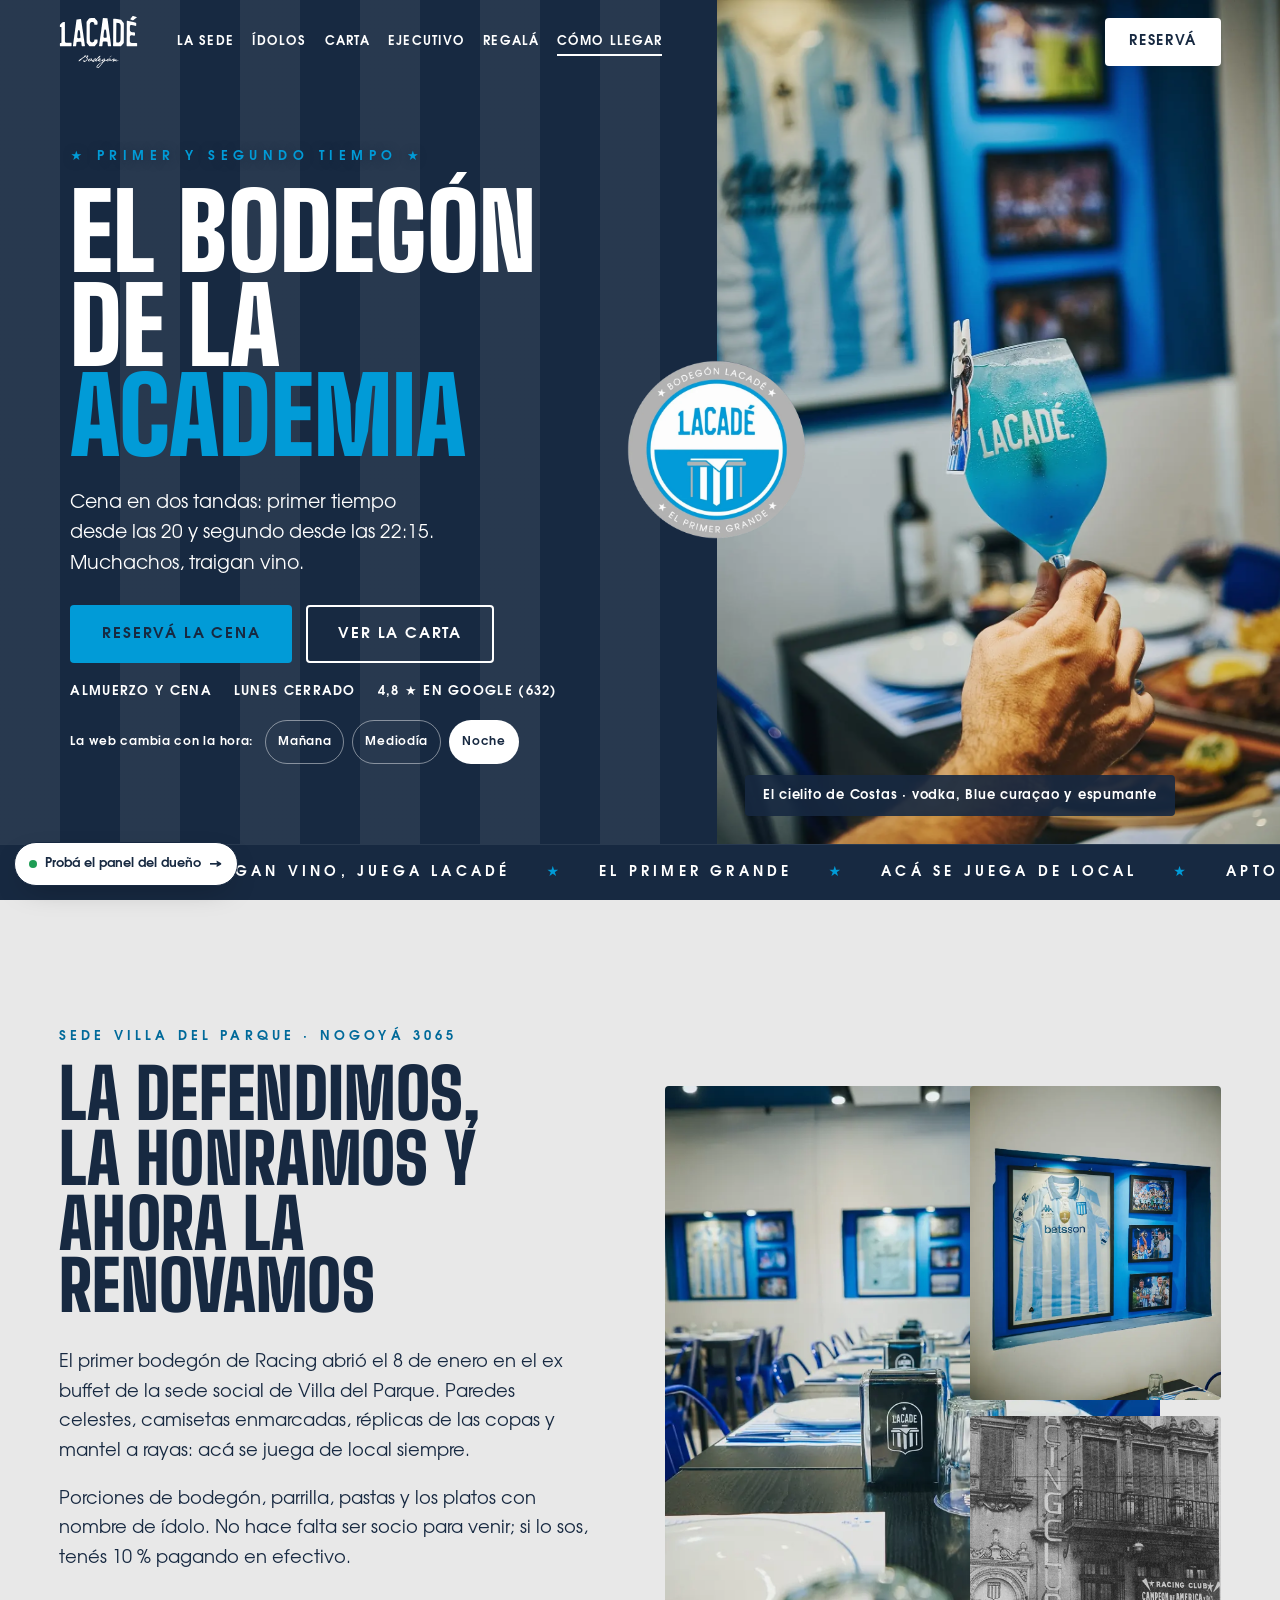
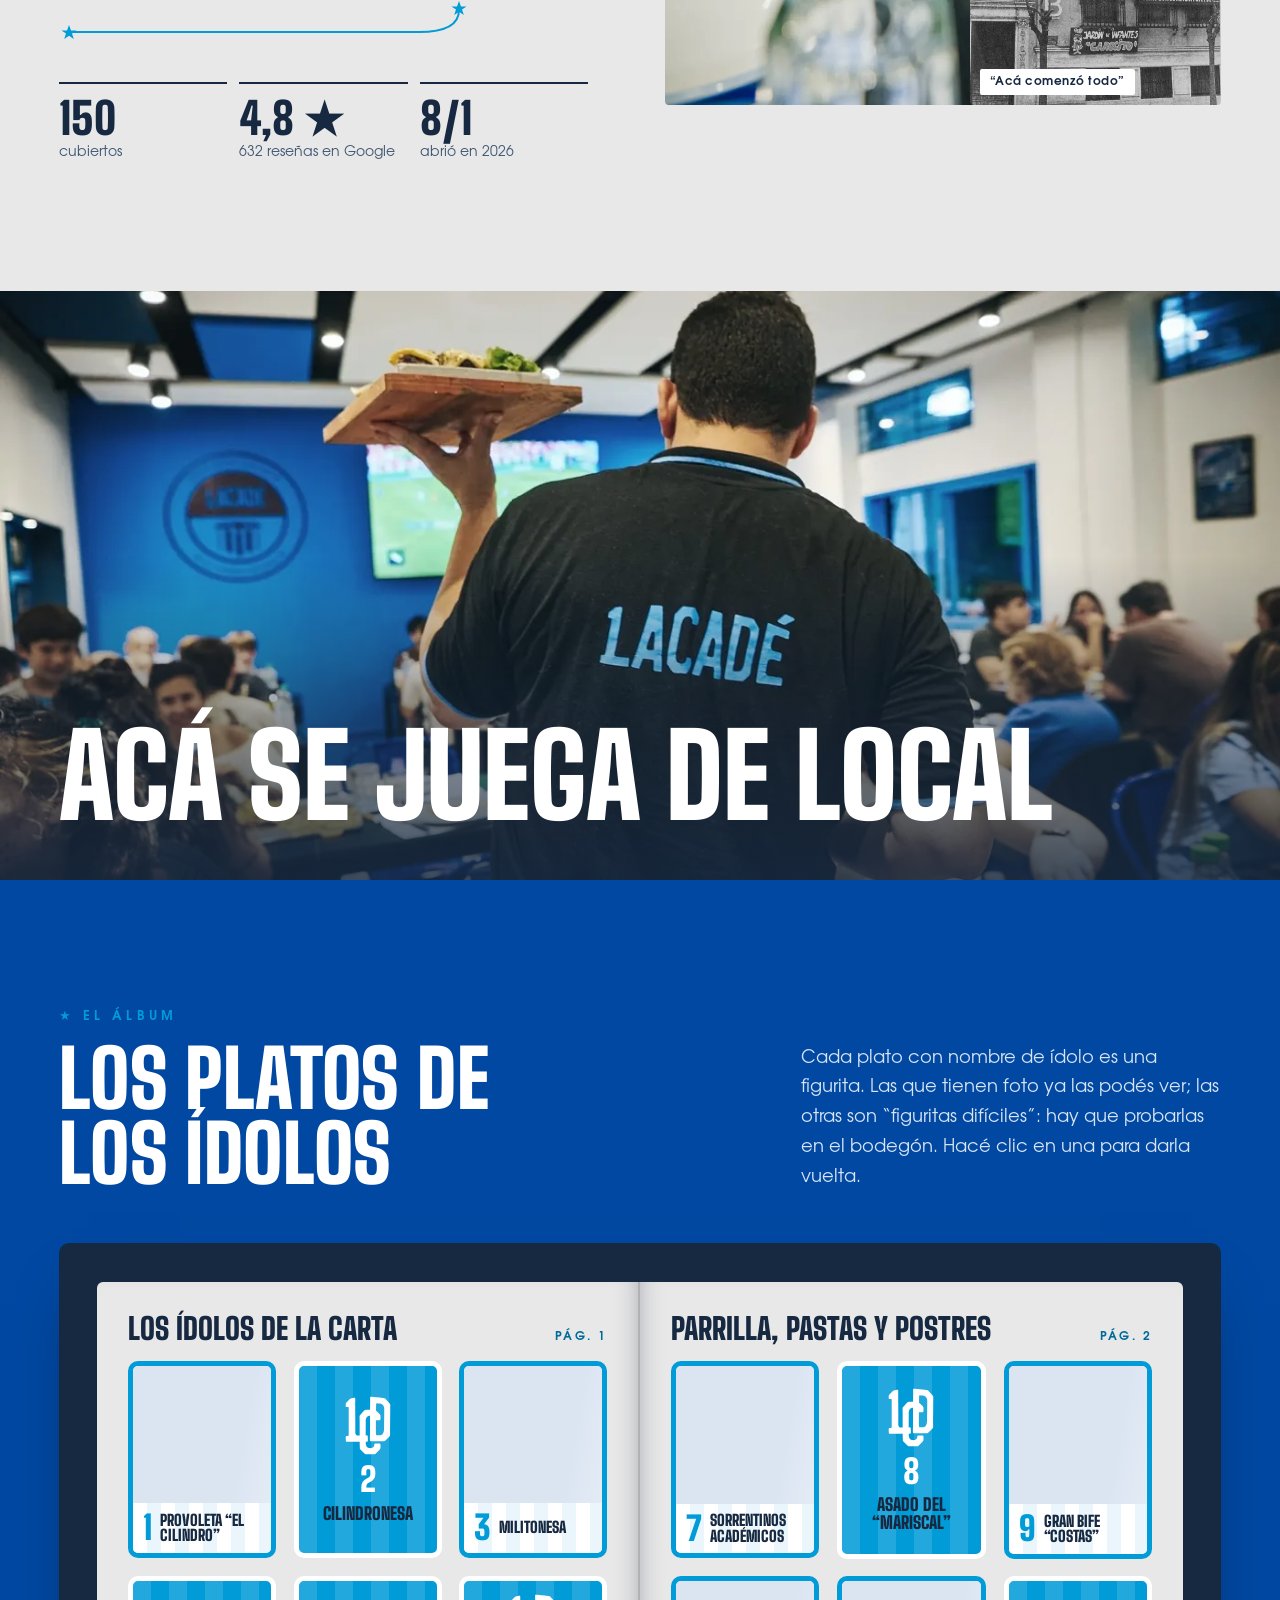
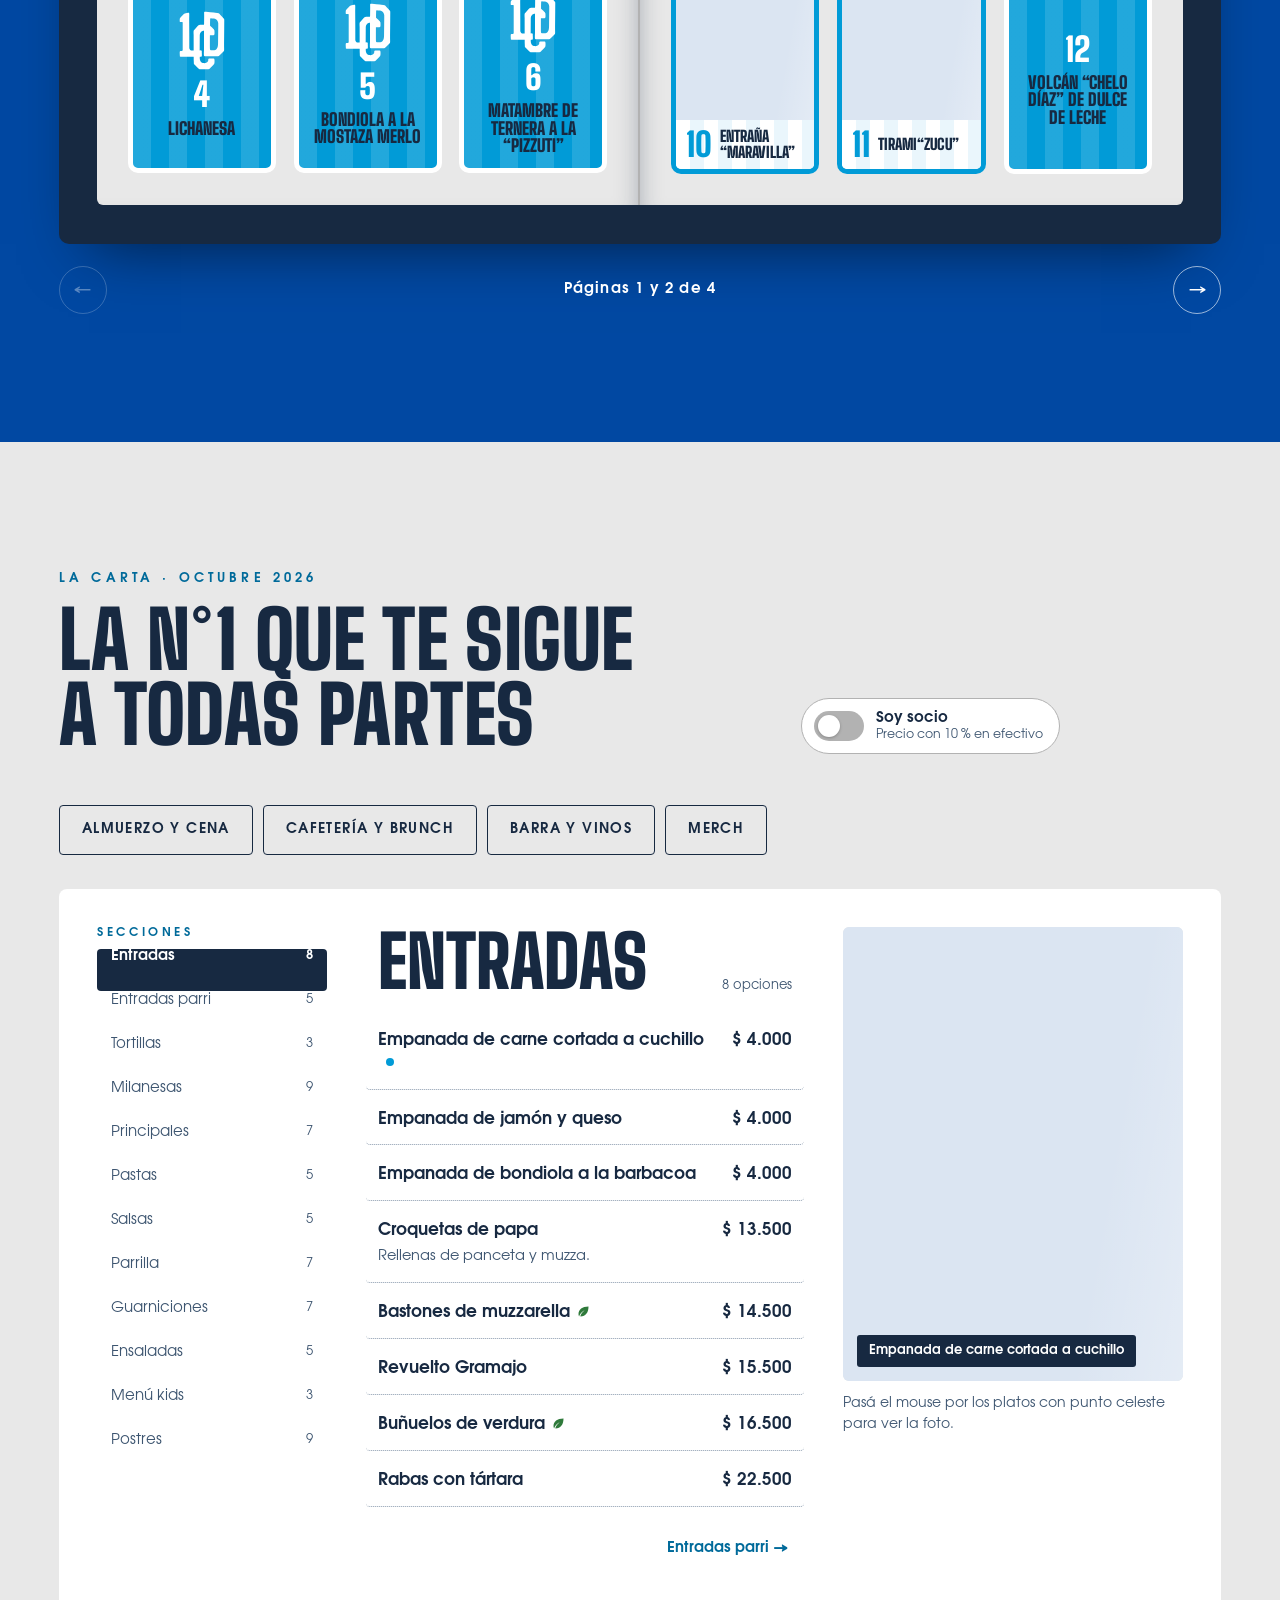
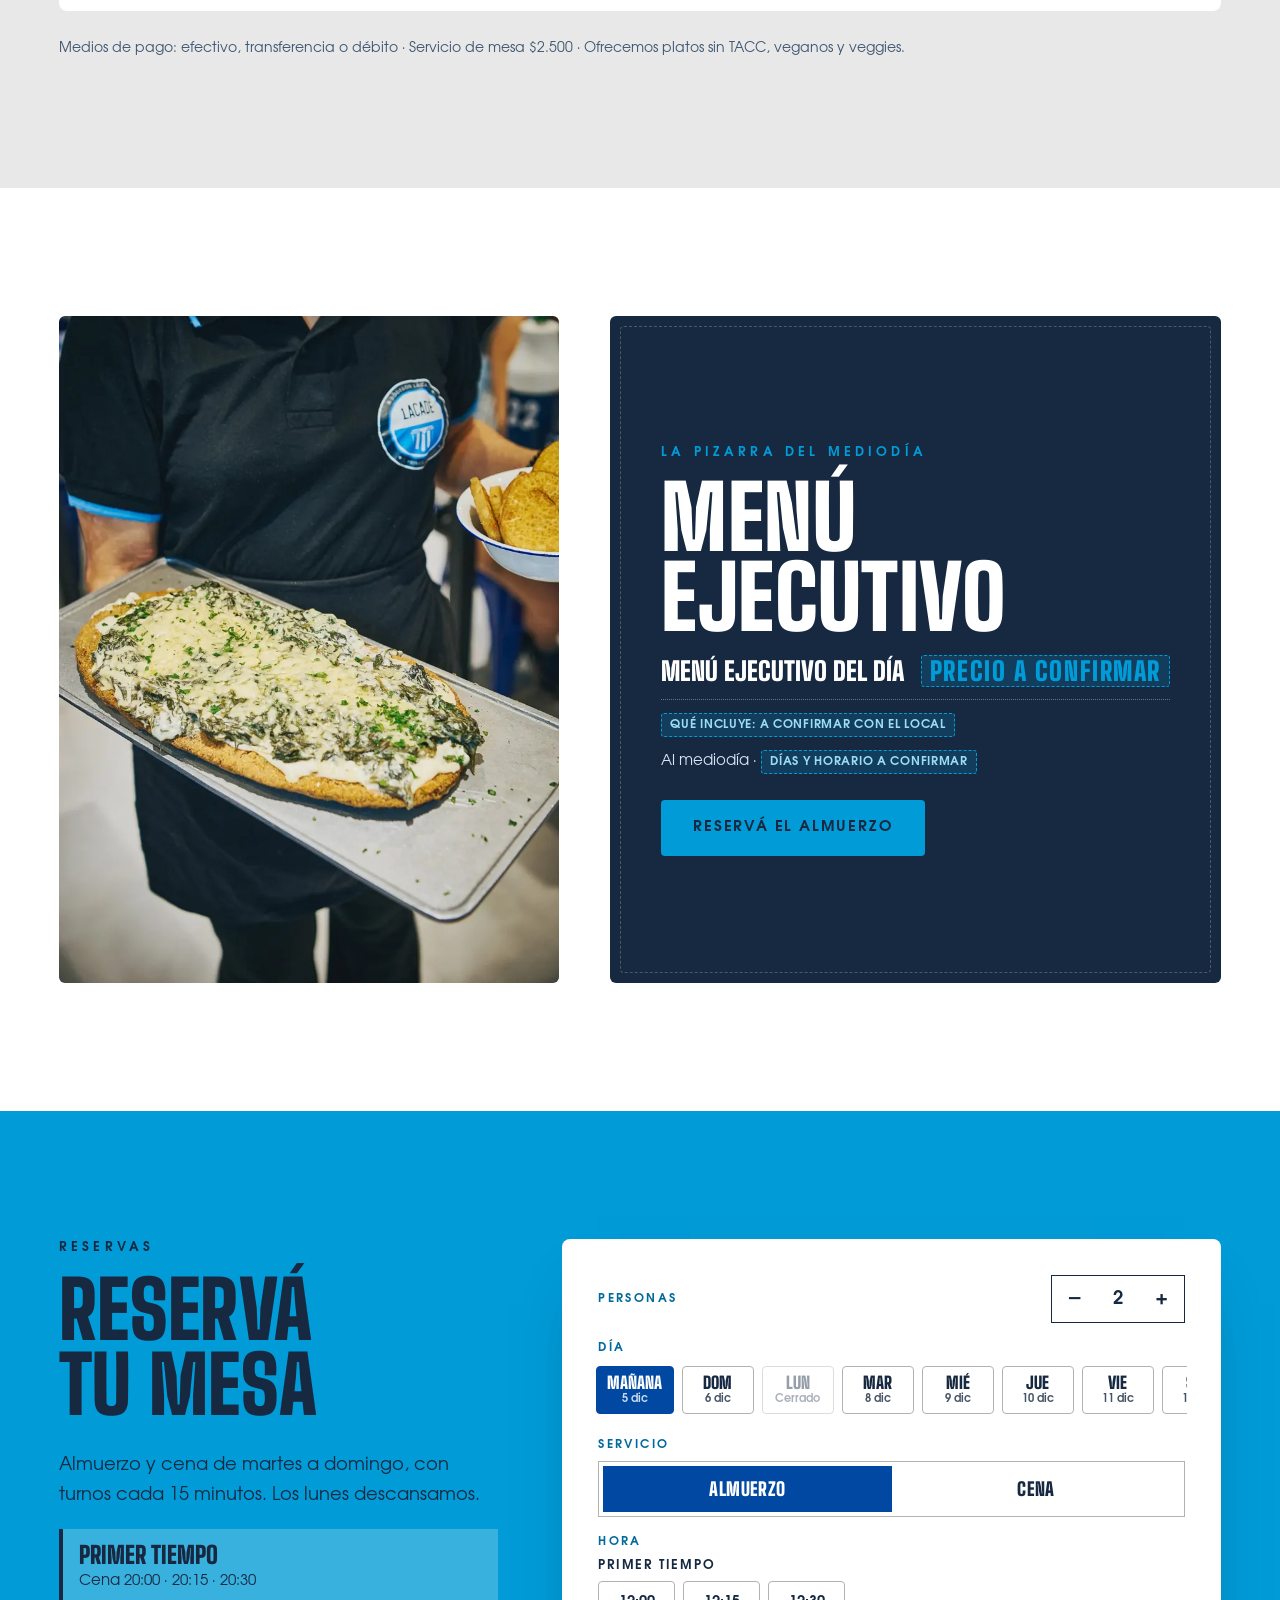
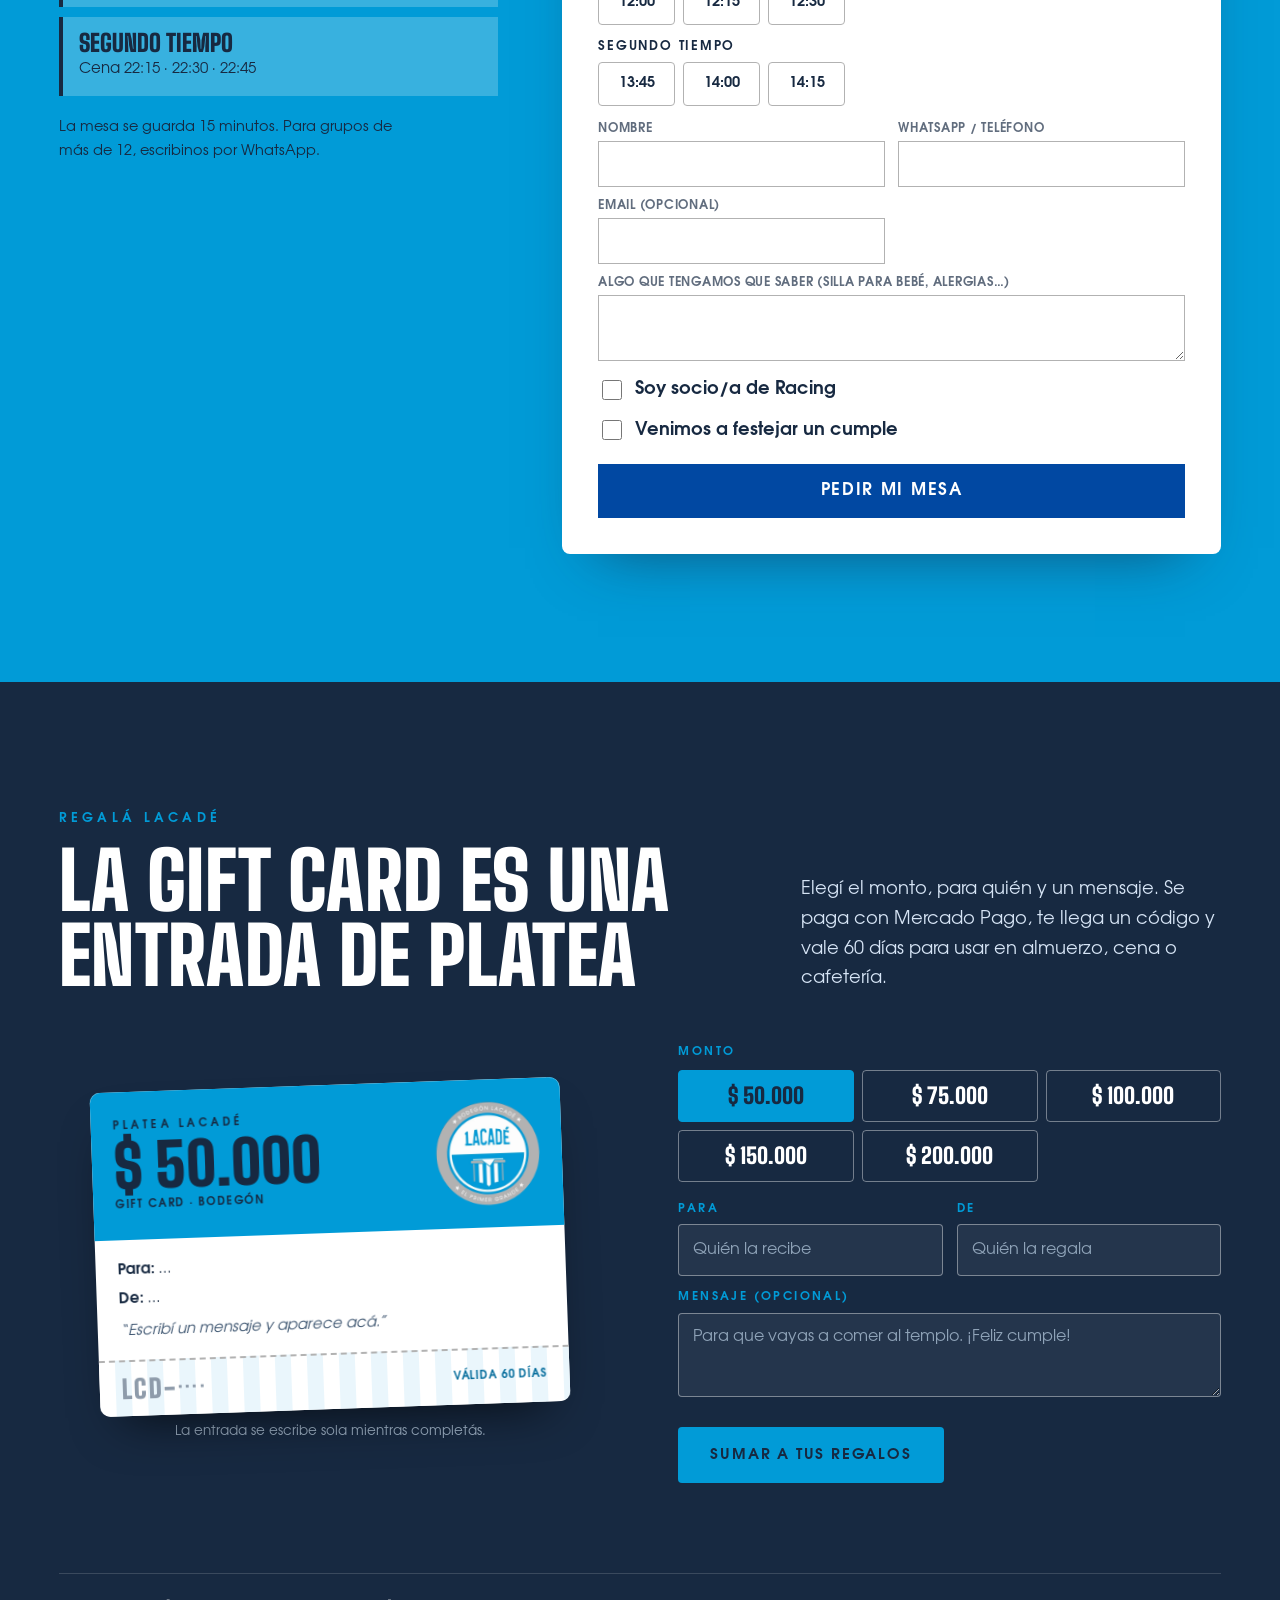
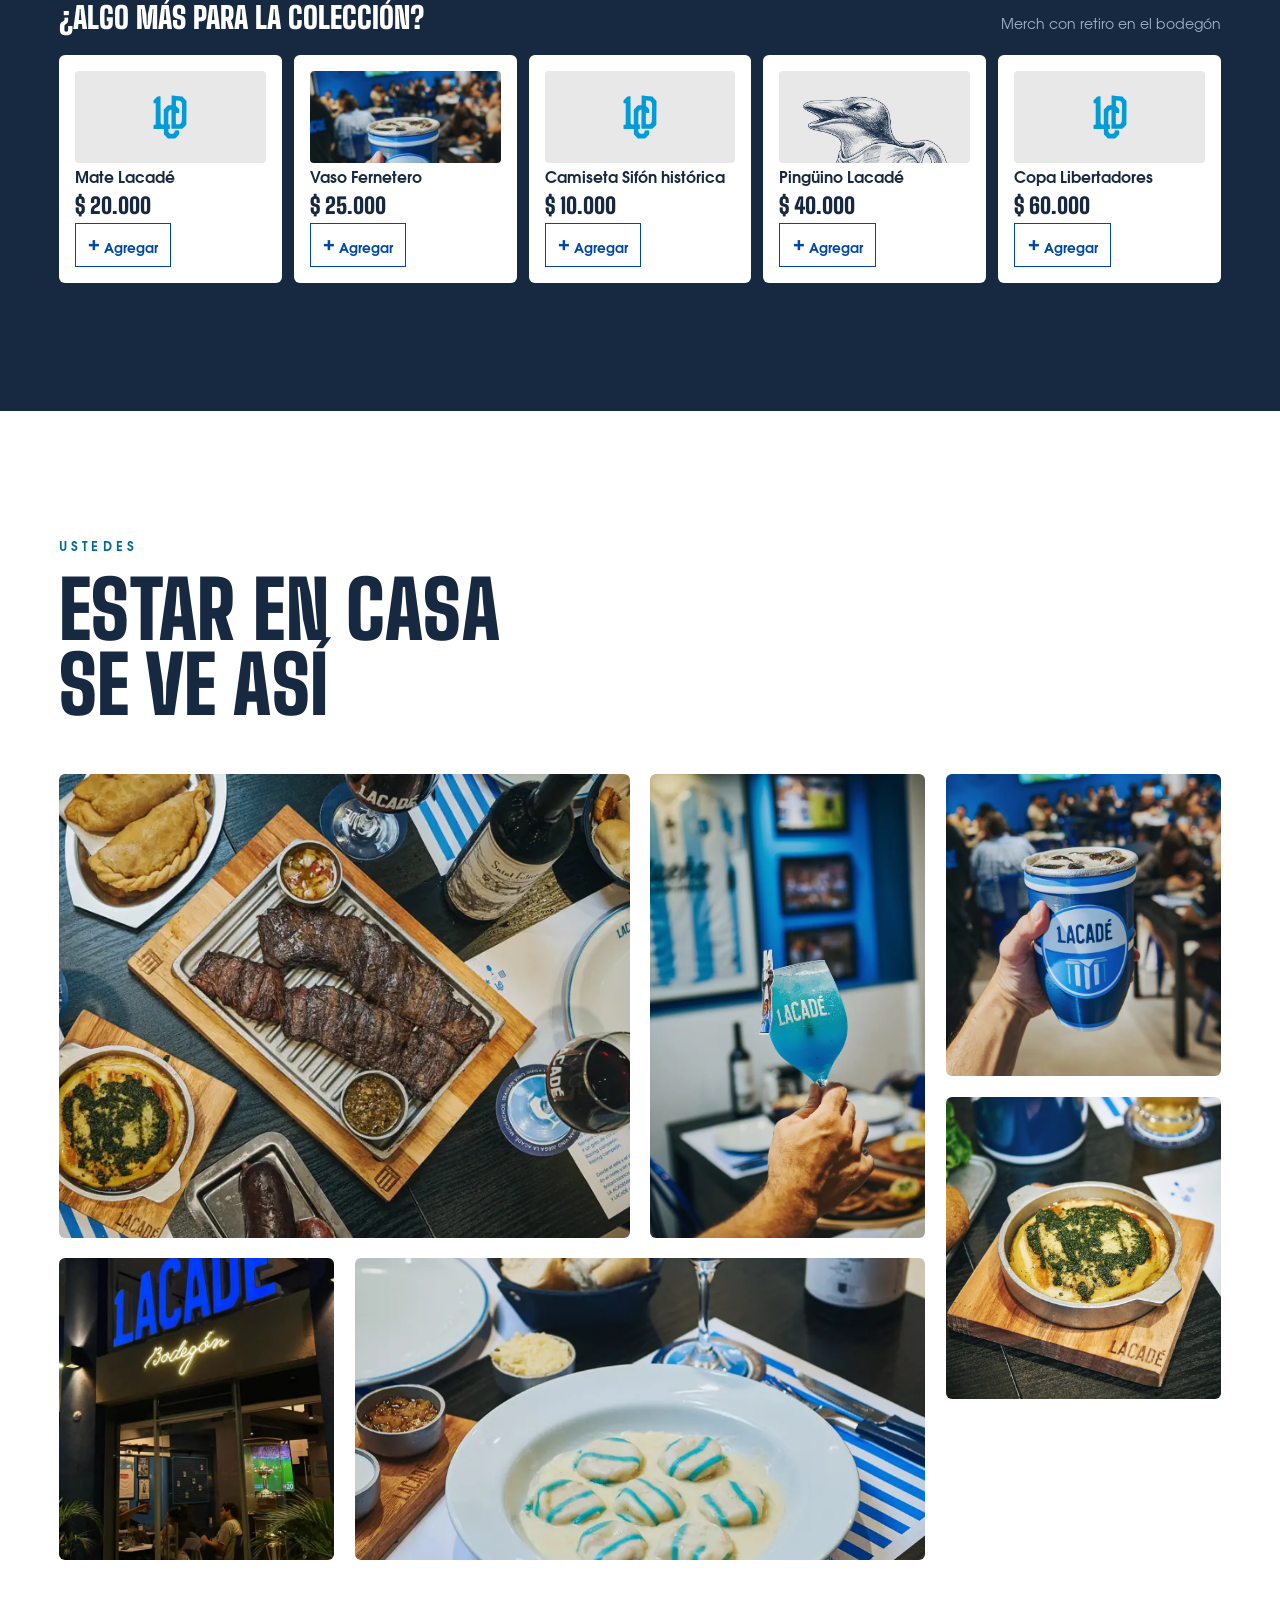
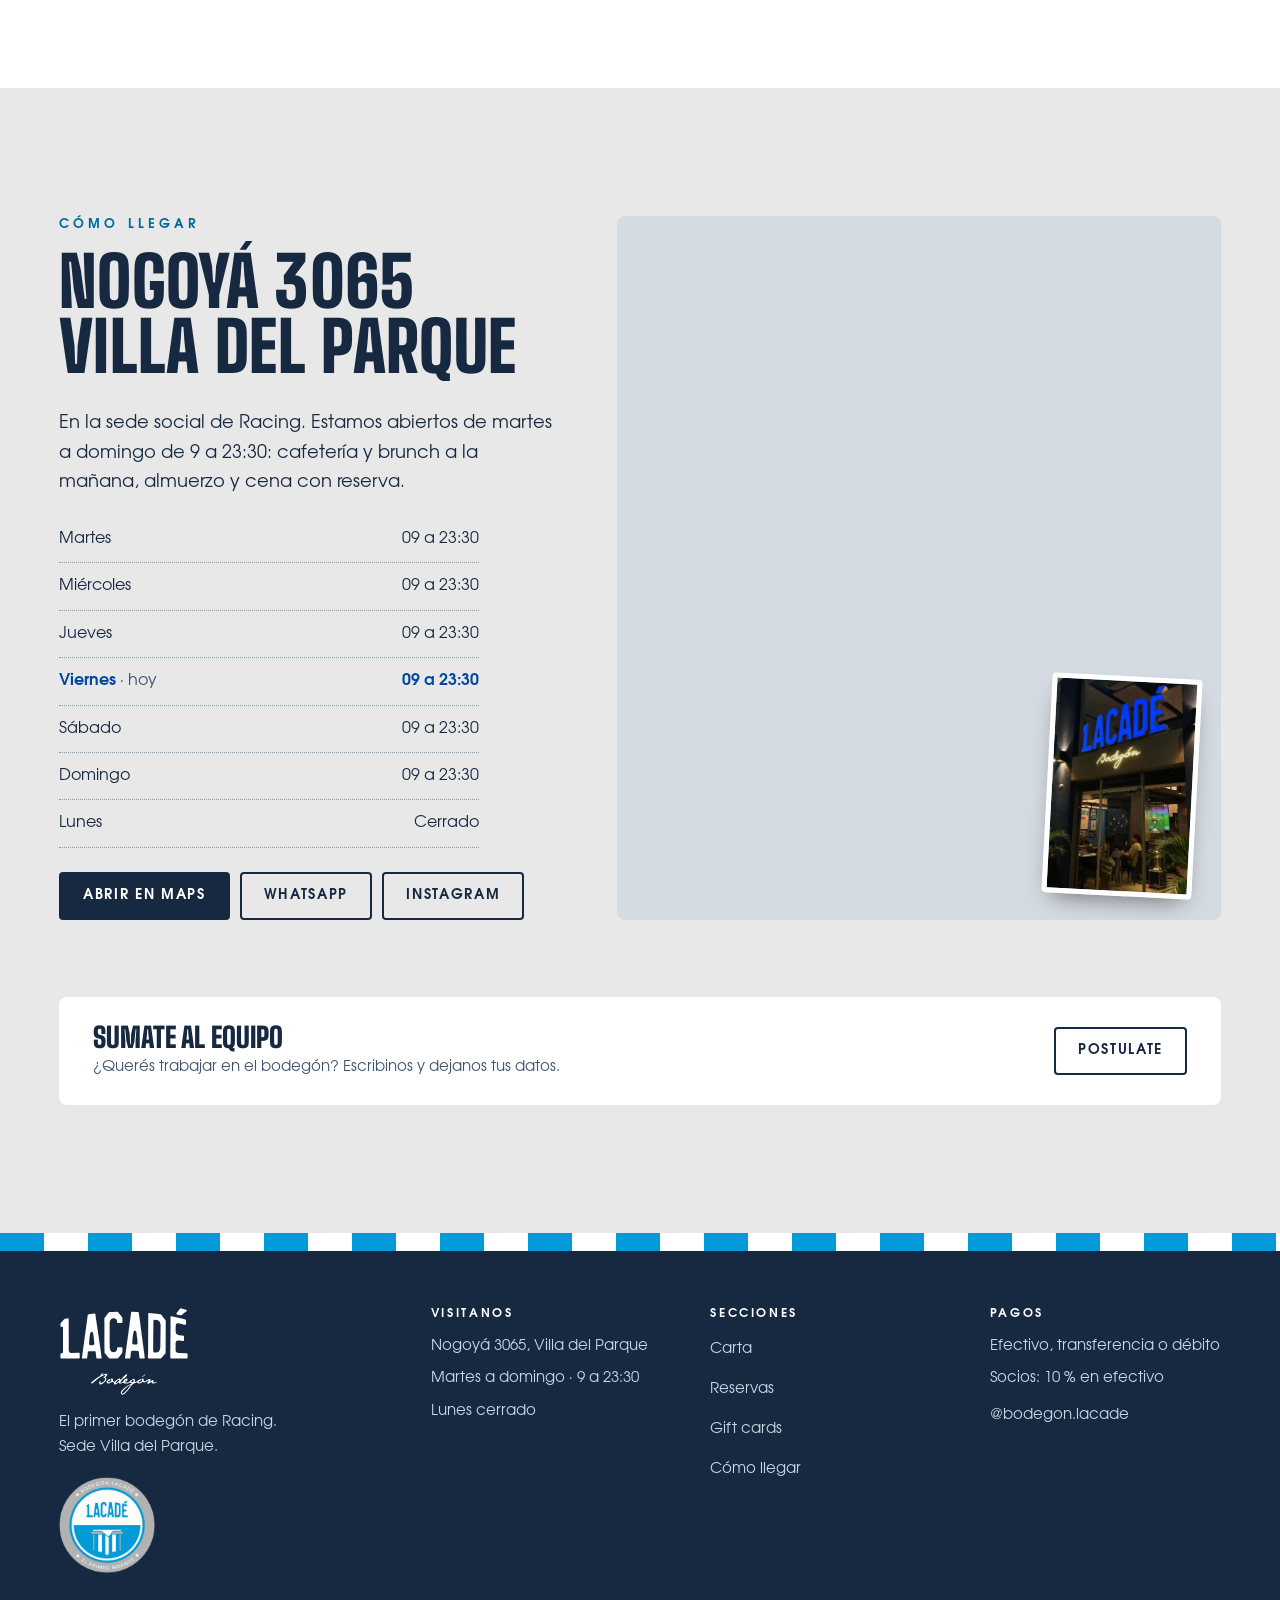
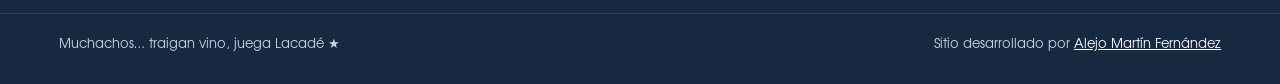
<file: index.html>
<!doctype html>
<html lang="es-AR">
<head>
<meta charset="utf-8">
<meta name="viewport" content="width=device-width, initial-scale=1, viewport-fit=cover">
<title>Bodegón LACADÉ · El bodegón de la Academia en Villa del Parque</title>
<meta name="description" content="El primer bodegón de Racing, en la sede de Villa del Parque (Nogoyá 3065). Reservá almuerzo o cena, mirá la carta con los platos de los ídolos y regalá una gift card. Apto para no socios.">
<meta name="theme-color" content="#019BD7">
<link rel="canonical" href="https://bodegon-lacade.vercel.app/">
<meta property="og:type" content="website">
<meta property="og:url" content="https://bodegon-lacade.vercel.app/">
<meta property="og:title" content="Bodegón LACADÉ · El bodegón de la Academia">
<meta property="og:description" content="Reservá tu mesa, mirá la carta de los ídolos y regalá una gift card. Sede Racing Villa del Parque.">
<meta property="og:image" content="https://bodegon-lacade.vercel.app/img/og.jpg">
<meta property="og:image:width" content="1200">
<meta property="og:image:height" content="630">
<meta property="og:locale" content="es_AR">
<meta name="twitter:card" content="summary_large_image">
<meta name="twitter:image" content="https://bodegon-lacade.vercel.app/img/og.jpg">
<link rel="icon" href="img/favicon.svg" type="image/svg+xml">
<link rel="apple-touch-icon" href="img/apple-touch-icon.png">
<link rel="preload" href="fonts/big-shoulders-900.woff2" as="font" type="font/woff2" crossorigin>
<link rel="preload" href="fonts/adventor-regular.woff" as="font" type="font/woff" crossorigin>
<link rel="preload" href="img/lcd-celeste.svg" as="image">
<link rel="preload" href="img/bife-1400.webp" as="image" media="(min-width: 900px)">
<script>
  // intro sin parpadeo: se decide antes de pintar (sin JS o con movimiento reducido no hay intro)
  (function () {
    var d = document.documentElement; d.classList.add('js');
    try { if (!matchMedia('(prefers-reduced-motion: reduce)').matches && !/[?&]sinintro/.test(location.search)) d.classList.add('con-intro'); } catch (e) {}
  })();
</script>
<link rel="stylesheet" href="kit/kit.css?v=18">
<link rel="stylesheet" href="css/style.css?v=2">
<script type="application/ld+json">
{"@context":"https://schema.org","@type":"Restaurant","name":"Bodegón LACADÉ","servesCuisine":"Bodegón argentino","address":{"@type":"PostalAddress","streetAddress":"Nogoyá 3065","addressLocality":"Villa del Parque, CABA","addressCountry":"AR"},"openingHours":"Tu-Su 09:00-23:30","acceptsReservations":"True","aggregateRating":{"@type":"AggregateRating","ratingValue":"4.8","reviewCount":"632"},"sameAs":["https://www.instagram.com/bodegon.lacade/"]}
</script>
</head>
<body>

<!-- ============ INTRO: el escudo que se abre ============ -->
<div class="intro" id="intro" aria-hidden="true">
  <div class="intro__mitad intro__mitad--arriba"><div class="intro__sello"><img src="img/sello.webp" alt="" width="520" height="520"></div></div>
  <div class="intro__mitad intro__mitad--abajo"><div class="intro__sello"><img src="img/sello.webp" alt="" width="520" height="520"></div></div>
  <div class="intro__centro">
    <img class="intro__lcd" src="img/lcd-celeste.svg" alt="" width="461" height="593">
    <img class="intro__sello-entero" src="img/sello.webp" alt="" width="520" height="520">
  </div>
</div>

<a class="saltar" href="#main">Saltar al contenido</a>

<!-- ============ BARRA ============ -->
<header class="barra" id="barra">
  <div class="barra__in">
    <a class="barra__logo" href="#inicio" aria-label="Bodegón LACADÉ, inicio"><span class="logo" aria-hidden="true"></span></a>
    <nav class="barra__nav" aria-label="Secciones">
      <a href="#sede">La sede</a><a href="#idolos">Ídolos</a><a href="#carta">Carta</a><a href="#ejecutivo">Ejecutivo</a><a href="#regala">Regalá</a><a href="#llegar">Cómo llegar</a>
    </nav>
    <div class="barra__acc">
      <span class="barra__estado" data-estado hidden></span>
      <button type="button" class="btn btn--reservar" data-kit-open="reservas">Reservá</button>
      <button type="button" class="barra__menu" aria-label="Abrir menú" aria-expanded="false" aria-controls="menu" data-menu><span></span><span></span><span></span></button>
    </div>
  </div>
</header>

<div class="menu" id="menu" hidden>
  <nav class="menu__nav" aria-label="Menú">
    <a href="#sede" style="--d:1">La sede</a><a href="#idolos" style="--d:2">Ídolos</a><a href="#carta" style="--d:3">Carta</a><a href="#ejecutivo" style="--d:4">Ejecutivo</a><a href="#reservas" style="--d:5">Reservas</a><a href="#regala" style="--d:6">Regalá</a><a href="#llegar" style="--d:7">Cómo llegar</a>
  </nav>
  <div class="menu__pie"><span>Nogoyá 3065 · Villa del Parque</span><span>Mar a dom 9 a 23:30 · Lunes cerrado</span></div>
</div>

<main id="main">

<!-- ============ HERO A: la placa ============ -->
<section class="hero" id="inicio" data-momento="mediodia" aria-labelledby="hero-t">
  <div class="hero__placa">
    <div class="hero__txt">
      <p class="hero__kicker reveal-h" style="--d:1" data-m-kicker>★ Sede Villa del Parque ★</p>
      <h1 class="hero__t" id="hero-t"><span class="linea"><span style="--d:2">El bodegón</span></span><span class="linea"><span style="--d:3">de la <em>Academia</em></span></span></h1>
      <p class="hero__sub reveal-h" style="--d:4" data-m-sub>Milanesas para cuatro, el Gran Bife “Costas” y el Volcán “Chelo Díaz”, en la sede de Racing de Nogoyá 3065. Apto para no socios.</p>
      <div class="hero__ctas reveal-h" style="--d:5">
        <button type="button" class="btn btn--noche btn--grande" data-kit-open="reservas" data-m-cta>Reservá tu mesa</button>
        <a class="btn btn--linea btn--grande" href="#carta" data-m-cta2>Ver la carta</a>
      </div>
      <ul class="hero__datos reveal-h" style="--d:6">
        <li>Almuerzo y cena</li><li>Lunes cerrado</li><li>4,8 ★ en Google (632)</li>
      </ul>
      <div class="reloj reveal-h" style="--d:7" role="group" aria-label="La web cambia con la hora del bodegón">
        <span class="reloj__t">La web cambia con la hora:</span>
        <button type="button" data-momento-btn="manana">Mañana</button><button type="button" data-momento-btn="mediodia">Mediodía</button><button type="button" data-momento-btn="noche">Noche</button>
      </div>
    </div>
  </div>
  <figure class="hero__foto">
    <picture>
      <source media="(min-width: 900px)" srcset="img/bife-1400.webp" data-m-src-d>
      <img src="img/bife-800.webp" srcset="img/bife-800.webp 800w, img/bife-1400.webp 1400w" sizes="100vw" alt="Gran Bife Costas con huevo frito, panceta y provoleta sobre mantel a rayas" width="800" height="1067" fetchpriority="high" data-m-img>
    </picture>
    <figcaption class="hero__chip" data-m-chip>Gran Bife “Costas” · 600 g · panceta, provoleta y huevo</figcaption>
  </figure>
  <img class="hero__sello" src="img/sello.webp" alt="" width="520" height="520">
  <div class="marquesina" aria-hidden="true">
    <div class="marquesina__pista">
      <span>Muchachos… traigan vino, juega Lacadé</span><i>★</i><span>El primer grande</span><i>★</i><span>Acá se juega de local</span><i>★</i><span>Apto no socios</span><i>★</i>
      <span>Muchachos… traigan vino, juega Lacadé</span><i>★</i><span>El primer grande</span><i>★</i><span>Acá se juega de local</span><i>★</i><span>Apto no socios</span><i>★</i>
    </div>
  </div>
</section>

<!-- ============ LA SEDE ============ -->
<section class="sede seccion" id="sede" aria-labelledby="sede-t">
  <div class="contenedor sede__grid">
    <div class="sede__txt">
      <p class="kicker reveal">Sede Villa del Parque · Nogoyá 3065</p>
      <h2 class="titulo" id="sede-t"><span class="linea"><span>La defendimos,</span></span><span class="linea"><span>la honramos y</span></span><span class="linea"><span>ahora la renovamos</span></span></h2>
      <p class="reveal">El primer bodegón de Racing abrió el 8 de enero en el ex buffet de la sede social de Villa del Parque. Paredes celestes, camisetas enmarcadas, réplicas de las copas y mantel a rayas: acá se juega de local siempre.</p>
      <p class="reveal">Porciones de bodegón, parrilla, pastas y los platos con nombre de ídolo. No hace falta ser socio para venir; si lo sos, tenés 10 % pagando en efectivo.</p>
      <svg class="linea-estrella" viewBox="0 0 420 44" aria-hidden="true"><path d="M10 34 H360 Q400 34 400 12" pathLength="1"/><polygon points="10,27 12,32.5 17.5,32.5 13,35.6 14.8,41 10,37.8 5.2,41 7,35.6 2.5,32.5 8,32.5"/><polygon points="400,3 402,8.5 407.5,8.5 403,11.6 404.8,17 400,13.8 395.2,17 397,11.6 392.5,8.5 398,8.5"/></svg>
      <dl class="sede__datos reveal">
        <div><dt>150</dt><dd>cubiertos</dd></div>
        <div><dt>4,8 ★</dt><dd>632 reseñas en Google</dd></div>
        <div><dt>8/1</dt><dd>abrió en 2026</dd></div>
      </dl>
    </div>
    <div class="sede__collage fila-desliza" data-arrastre>
      <figure class="foto foto--alta reveal-foto"><img src="img/salon-800.webp" srcset="img/salon-800.webp 800w, img/salon-1400.webp 1400w" sizes="(min-width: 900px) 30vw, 78vw" alt="Salón celeste y blanco con camisetas enmarcadas" width="800" height="1066" loading="lazy" decoding="async"></figure>
      <figure class="foto reveal-foto"><img src="img/camiseta-800.webp" alt="Camiseta de Racing enmarcada en la pared celeste" width="800" height="1067" loading="lazy" decoding="async"></figure>
      <figure class="foto reveal-foto"><img src="img/tribuna-800.webp" alt="Cuadro de la tribuna de Racing en el salón" width="800" height="1067" loading="lazy" decoding="async"></figure>
      <figure class="foto foto--historica reveal-foto"><img src="img/historica-800.webp" alt="Foto histórica de la sede de Racing" width="800" height="1000" loading="lazy" decoding="async"><figcaption>“Acá comenzó todo”</figcaption></figure>
    </div>
  </div>
  <figure class="banda reveal-foto">
    <img src="img/mozo-1400.webp" srcset="img/mozo-800.webp 800w, img/mozo-1400.webp 1400w" sizes="100vw" alt="Mozo con la remera LACADÉ llevando un plato por el salón lleno" width="1400" height="930" loading="lazy" decoding="async">
    <figcaption><span class="banda__t">Acá se juega de local</span></figcaption>
  </figure>
</section>

<!-- ============ ÁLBUM DE ÍDOLOS ============ -->
<section class="idolos seccion" id="idolos" aria-labelledby="idolos-t">
  <div class="contenedor">
    <div class="cabeza">
      <div>
        <p class="kicker kicker--claro reveal">★ El álbum</p>
        <h2 class="titulo titulo--claro" id="idolos-t"><span class="linea"><span>Los platos de</span></span><span class="linea"><span>los ídolos</span></span></h2>
      </div>
      <p class="cabeza__p reveal" data-album-ayuda>Cada plato con nombre de ídolo es una figurita. Las que tienen foto ya las podés ver; las otras son “figuritas difíciles”: hay que probarlas en el bodegón. Tocá una para darla vuelta.</p>
    </div>
    <div class="album" data-album aria-live="polite"></div>
  </div>
</section>

<!-- ============ CARTA ============ -->
<section class="carta seccion" id="carta" aria-labelledby="carta-t">
  <div class="contenedor">
    <div class="cabeza cabeza--carta">
      <div>
        <p class="kicker reveal">La carta · Octubre 2026</p>
        <h2 class="titulo" id="carta-t"><span class="linea"><span>La N°1 que te sigue</span></span><span class="linea"><span>a todas partes</span></span></h2>
      </div>
      <label class="socio reveal">
        <input type="checkbox" data-socio>
        <span class="socio__ui" aria-hidden="true"></span>
        <span class="socio__txt"><b>Soy socio</b><small>Precio con 10 % en efectivo</small></span>
      </label>
    </div>
    <div class="carta__paginas" role="tablist" aria-label="Páginas de la carta" data-paginas></div>
    <div class="carta__cuerpo" data-carta-cuerpo>
      <p class="carta__cargando">Cargando la carta…</p>
    </div>
    <p class="carta__pie reveal">Medios de pago: efectivo, transferencia o débito · Servicio de mesa $2.500 · Ofrecemos platos sin TACC, veganos y veggies.</p>
  </div>
  <div data-kit="carta" hidden></div>
</section>

<!-- ============ MENÚ EJECUTIVO ============ -->
<section class="ejecutivo seccion" id="ejecutivo" aria-labelledby="ejec-t">
  <div class="contenedor ejecutivo__grid">
    <figure class="ejecutivo__foto reveal-foto"><img src="img/mila-800.webp" srcset="img/mila-800.webp 800w, img/mila-1400.webp 1400w" sizes="(min-width: 900px) 40vw, 90vw" alt="Milanesa servida en bandeja por un mozo de Lacadé" width="800" height="1067" loading="lazy" decoding="async"></figure>
    <div class="pizarra reveal" data-ejecutivo>
      <p class="kicker kicker--claro">La pizarra del mediodía</p>
      <h2 class="titulo titulo--claro" id="ejec-t">Menú ejecutivo</h2>
      <div class="pizarra__cuerpo" data-ejecutivo-cuerpo></div>
      <button type="button" class="btn btn--celeste btn--grande" data-kit-open="reservas">Reservá el almuerzo</button>
    </div>
  </div>
</section>

<!-- ============ RESERVAS ============ -->
<section class="reservas seccion" id="reservas" aria-labelledby="res-t">
  <div class="contenedor reservas__grid">
    <div class="reservas__txt">
      <p class="kicker reveal">Reservas</p>
      <h2 class="titulo" id="res-t"><span class="linea"><span>Reservá</span></span><span class="linea"><span>tu mesa</span></span></h2>
      <p class="reveal">Almuerzo y cena de martes a domingo, con turnos cada 15 minutos. Los lunes descansamos.</p>
      <div class="tiempos reveal">
        <div class="tiempo"><b>Primer tiempo</b><span>Cena 20:00 · 20:15 · 20:30</span></div>
        <div class="tiempo"><b>Segundo tiempo</b><span>Cena 22:15 · 22:30 · 22:45</span></div>
      </div>
      <p class="reveal reservas__nota">La mesa se guarda 15 minutos. Para grupos de más de 12, escribinos por WhatsApp.</p>
    </div>
    <div class="reservas__form reveal" data-kit="reservas"></div>
  </div>
</section>

<!-- ============ REGALÁ ============ -->
<section class="regala seccion" id="regala" aria-labelledby="regala-t">
  <div class="contenedor">
    <div class="cabeza">
      <div>
        <p class="kicker kicker--claro reveal">Regalá Lacadé</p>
        <h2 class="titulo titulo--claro" id="regala-t"><span class="linea"><span>La gift card es una</span></span><span class="linea"><span>entrada de platea</span></span></h2>
      </div>
      <p class="cabeza__p reveal">Elegí el monto, para quién y un mensaje. Se paga con Mercado Pago, te llega un código y vale 60 días para usar en almuerzo, cena o cafetería.</p>
    </div>
    <div class="regala__grid">
      <div class="platea-wrap reveal">
        <article class="platea" data-platea aria-label="Vista previa de la gift card">
          <div class="platea__top">
            <div><span class="platea__k">PLATEA LACADÉ</span><b class="platea__monto" data-p-monto>$50.000</b><span class="platea__k2">GIFT CARD · BODEGÓN</span></div>
            <img src="img/sello.webp" alt="" width="520" height="520">
          </div>
          <div class="platea__cuerpo">
            <p><b>Para:</b> <span data-p-para>…</span></p>
            <p><b>De:</b> <span data-p-de>…</span></p>
            <p class="platea__msg" data-p-msg>“Escribí un mensaje y aparece acá.”</p>
          </div>
          <div class="platea__talon"><span class="platea__cod">LCD-····</span><span>VÁLIDA 60 DÍAS</span></div>
        </article>
        <p class="platea__ayuda">La entrada se escribe sola mientras completás.</p>
      </div>
      <form class="regala__form reveal" data-regala novalidate>
        <fieldset class="montos">
          <legend>Monto</legend>
          <div class="montos__lista" data-montos></div>
        </fieldset>
        <div class="campos">
          <label class="campo"><span>Para</span><input name="para" maxlength="40" autocomplete="off" placeholder="Quién la recibe"></label>
          <label class="campo"><span>De</span><input name="de" maxlength="40" autocomplete="given-name" placeholder="Quién la regala"></label>
          <label class="campo campo--full"><span>Mensaje (opcional)</span><textarea name="mensaje" rows="2" maxlength="140" placeholder="Para que vayas a comer al templo. ¡Feliz cumple!"></textarea></label>
        </div>
        <p class="regala__error" role="alert" hidden></p>
        <button class="btn btn--celeste btn--grande" data-regala-btn>Sumar a tus regalos</button>
      </form>
    </div>
    <div class="merch reveal">
      <div class="merch__cab"><b>¿Algo más para la colección?</b><span>Merch con retiro en el bodegón</span></div>
      <div class="merch__lista fila-desliza" data-merch data-arrastre></div>
    </div>
  </div>
</section>

<!-- ============ USTEDES ============ -->
<section class="ustedes seccion" id="ustedes" aria-labelledby="ust-t">
  <div class="contenedor">
    <div class="cabeza">
      <div>
        <p class="kicker reveal">Ustedes</p>
        <h2 class="titulo" id="ust-t"><span class="linea"><span>Estar en casa</span></span><span class="linea"><span>se ve así</span></span></h2>
      </div>
      <p class="cabeza__p reveal ustedes__ayuda">Pasá las fotos con el dedo.</p>
    </div>
    <div class="galeria" data-galeria>
      <figure class="g g1 reveal-foto"><img src="img/mesa-1400.webp" srcset="img/mesa-800.webp 800w, img/mesa-1400.webp 1400w" sizes="(min-width: 900px) 50vw, 86vw" alt="Mesa servida desde arriba: entraña, provoleta, empanadas y vino" width="1400" height="930" loading="lazy" decoding="async"></figure>
      <figure class="g g2 reveal-foto"><img src="img/cielito-800.webp" alt="Trago El cielito de Costas en copa con el logo" width="800" height="1067" loading="lazy" decoding="async"></figure>
      <figure class="g g3 reveal-foto"><img src="img/fernet-800.webp" alt="Fernetazo en vaso térmico Lacadé" width="800" height="800" loading="lazy" decoding="async"></figure>
      <figure class="g g4 reveal-foto"><img src="img/provoleta-800.webp" alt="Provoleta con pesto en tabla de madera" width="800" height="1067" loading="lazy" decoding="async"></figure>
      <figure class="g g5 reveal-foto"><img src="img/neon-800.webp" alt="Fachada de noche con el neón LACADÉ Bodegón" width="640" height="1136" loading="lazy" decoding="async"></figure>
      <figure class="g g6 reveal-foto"><img src="img/sorrentinos-800.webp" alt="Sorrentinos Académicos con salsa blanca" width="800" height="1067" loading="lazy" decoding="async"></figure>
    </div>
  </div>
</section>

<!-- ============ CUMPLE ============ -->
<section class="cumple" id="cumple" data-cumple aria-labelledby="cumple-t">
  <div class="contenedor cumple__in reveal">
    <div class="cumple__rueda" aria-hidden="true"><span class="lcd-mask"></span></div>
    <div class="cumple__txt">
      <p class="kicker">Hasta el 30 de noviembre</p>
      <h2 class="cumple__t" id="cumple-t">Festejá tu cumple y tirá el Cilindro de la Suerte</h2>
      <p>Vení el día de tu cumple o en los 7 días siguientes, con tu DNI, y llevate el premio que toque. Hasta una camiseta Nike de Racing. Vale para almuerzos y cenas.</p>
    </div>
    <button type="button" class="btn btn--noche btn--grande" data-kit-open="reservas">Reservá para el cumple</button>
  </div>
</section>

<!-- ============ CÓMO LLEGAR + SUMATE ============ -->
<section class="llegar seccion" id="llegar" aria-labelledby="llegar-t">
  <div class="contenedor llegar__grid">
    <div class="llegar__txt">
      <p class="kicker reveal">Cómo llegar</p>
      <h2 class="titulo" id="llegar-t"><span class="linea"><span>Nogoyá 3065</span></span><span class="linea"><span>Villa del Parque</span></span></h2>
      <p class="reveal">En la sede social de Racing. Estamos abiertos de martes a domingo de 9 a 23:30: cafetería y brunch a la mañana, almuerzo y cena con reserva.</p>
      <ul class="horarios reveal" data-horarios></ul>
      <div class="llegar__btns reveal">
        <a class="btn btn--noche" href="https://www.google.com/maps/search/?api=1&amp;query=Nogoy%C3%A1%203065%2C%20Villa%20del%20Parque%2C%20CABA" target="_blank" rel="noopener">Abrir en Maps</a>
        <a class="btn btn--linea" href="https://wa.me/5491125902215" target="_blank" rel="noopener">WhatsApp</a>
        <a class="btn btn--linea" href="https://www.instagram.com/bodegon.lacade/" target="_blank" rel="noopener">Instagram</a>
      </div>
    </div>
    <div class="llegar__mapa reveal-foto">
      <iframe title="Mapa: Bodegón LACADÉ, Nogoyá 3065" data-src="https://www.google.com/maps?q=Nogoy%C3%A1+3065,+Villa+del+Parque,+Buenos+Aires&amp;z=16&amp;output=embed" loading="lazy" referrerpolicy="no-referrer-when-downgrade"></iframe>
      <img class="llegar__neon" src="img/neon-800.webp" alt="El neón LACADÉ de la fachada" width="640" height="1136" loading="lazy" decoding="async">
    </div>
  </div>
  <div class="contenedor sumate reveal">
    <div><b>Sumate al equipo</b><span>¿Querés trabajar en el bodegón? Escribinos y dejanos tus datos.</span></div>
    <a class="btn btn--linea" href="https://www.instagram.com/bodegon.lacade/" target="_blank" rel="noopener">Postulate</a>
  </div>
</section>

</main>

<!-- ============ FOOTER ============ -->
<footer class="pie">
  <div class="pie__rayas" aria-hidden="true"></div>
  <div class="contenedor pie__grid">
    <div class="pie__marca">
      <span class="logo logo--pie" aria-hidden="true"></span>
      <p>El primer bodegón de Racing. Sede Villa del Parque.</p>
      <img src="img/sello.webp" alt="Sello Bodegón Lacadé, El primer grande" width="520" height="520" loading="lazy" class="pie__sello">
    </div>
    <div class="pie__col">
      <b>Visitanos</b>
      <span>Nogoyá 3065, Villa del Parque</span>
      <span>Martes a domingo · 9 a 23:30</span>
      <span>Lunes cerrado</span>
    </div>
    <div class="pie__col">
      <b>Secciones</b>
      <a href="#carta">Carta</a><a href="#reservas">Reservas</a><a href="#regala">Gift cards</a><a href="#llegar">Cómo llegar</a>
    </div>
    <div class="pie__col">
      <b>Pagos</b>
      <span>Efectivo, transferencia o débito</span>
      <span>Socios: 10 % en efectivo</span>
      <a href="https://www.instagram.com/bodegon.lacade/" target="_blank" rel="noopener">@bodegon.lacade</a>
    </div>
  </div>
  <div class="contenedor pie__fin">
    <span>Muchachos… traigan vino, juega Lacadé ★</span>
    <span class="credito">Sitio desarrollado por <a href="https://alejomfernandez.com.ar" target="_blank" rel="noopener">Alejo Martín Fernández</a></span>
  </div>
</footer>

<script type="module" src="js/app.js?v=2"></script>
</body>
</html>
</file>
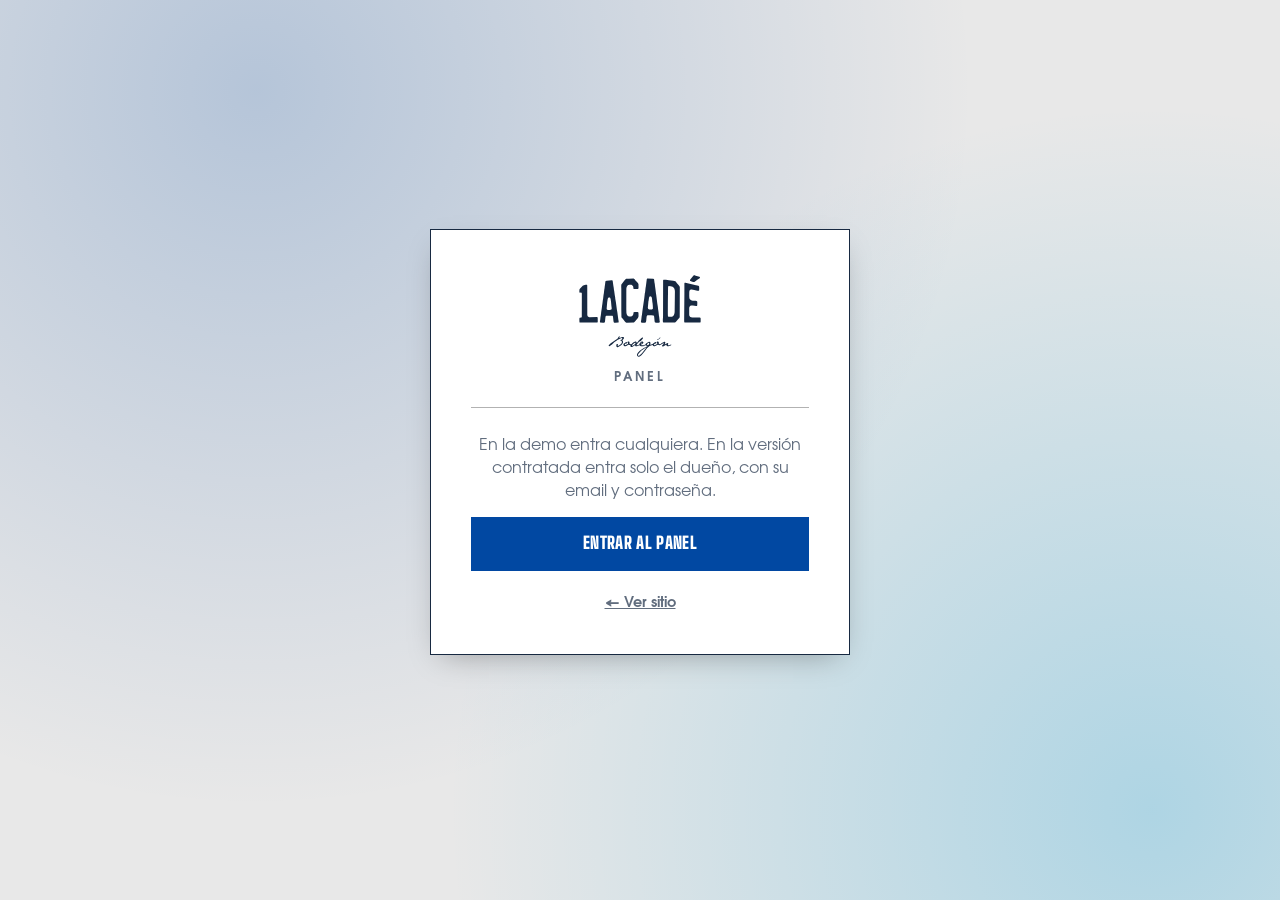
<file: admin/index.html>
<!doctype html>
<html lang="es">
<head>
<meta charset="utf-8">
<meta name="viewport" content="width=device-width, initial-scale=1, viewport-fit=cover">
<meta name="robots" content="noindex, nofollow">
<meta name="theme-color" content="#0148A2">
<title>Panel · Bodegón LACADÉ</title>
<link rel="icon" href="../img/favicon.svg" type="image/svg+xml">
<script>
  // /admin sin barra final rompe las rutas relativas en algunos servidores (XAMPP): la agregamos.
  if (!/\/$|\.html$/.test(location.pathname)) location.replace(location.pathname + '/' + location.search + location.hash);
</script>
<style>
  @font-face { font-family: 'Big Shoulders Display'; src: url(../fonts/big-shoulders-900.woff2) format('woff2'); font-weight: 700 900; font-display: swap; }
  @font-face { font-family: 'Adventor'; src: url(../fonts/adventor-regular.woff) format('woff'); font-weight: 400; font-display: swap; }
  @font-face { font-family: 'Adventor'; src: url(../fonts/adventor-bold.woff) format('woff'); font-weight: 700; font-display: swap; }
</style>
<link rel="stylesheet" href="../kit/kit.css?v=18">
<link rel="stylesheet" href="../kit/admin/admin.css?v=18">
</head>
<body>
<div id="kit-admin" class="kit-root kit-admin" aria-busy="true"></div>
<script type="module">
  import { initAdmin } from '../kit/admin/admin.js?v=18';
  initAdmin({ config: '../cliente.json', sitio: '../' });
</script>
</body>
</html>
</file>
<file: kit/kit.css>
/* KIT DEMOS — estilos de módulos y popups.
   Todo sale de las variables --kit-* que arma core/theme.js desde cliente.json → marca.
   Cada demo puede pisar cualquier variable o clase .kit-* en su propio CSS. */

:root {
  --kit-bg: #fff; --kit-surface: #fff; --kit-text: #151515; --kit-muted: #666; --kit-primary: #111; --kit-on-primary: #fff;
  --kit-accent: #fc0; --kit-on-accent: #111; --kit-border: #ddd; --kit-ok: #1f9d55; --kit-warn: #d97706; --kit-danger: #d42a1d;
  --kit-font-head: inherit; --kit-font-body: inherit; --kit-head-case: uppercase;
  --kit-radius: 14px; --kit-radius-btn: 12px; --kit-border-w: 1.5px; --kit-shadow: 0 10px 30px -12px rgba(0,0,0,.35);
  --kit-ease: cubic-bezier(.2,.8,.2,1); --kit-z: 9000;
}
.kit-root, .kit-root *, .kit-root *::before, .kit-root *::after { box-sizing: border-box; }
.kit-root [hidden], .kit-root[hidden] { display: none !important; }
.kit-root { font-family: var(--kit-font-body); color: var(--kit-text); -webkit-tap-highlight-color: transparent; }
.kit-sr { position: absolute !important; width: 1px; height: 1px; overflow: hidden; clip: rect(0 0 0 0); white-space: nowrap; }
html.kit-lock { overflow: hidden; }
html.kit-lock body { overflow: hidden; touch-action: none; }

/* ---------- botones ---------- */
.kit-btn {
  appearance: none; display: inline-flex; align-items: center; justify-content: center; gap: .45em;
  min-height: 44px; padding: .7em 1.15em; border: var(--kit-border-w) solid var(--kit-primary); border-radius: var(--kit-radius-btn);
  background: var(--kit-primary); color: var(--kit-on-primary); font: 700 .95rem/1.1 var(--kit-font-body); text-decoration: none;
  cursor: pointer; transition: transform .15s var(--kit-ease), filter .15s, background .2s, box-shadow .2s; white-space: nowrap;
}
.kit-btn:hover { filter: brightness(1.08); }
.kit-btn:active { transform: translateY(1px) scale(.98); }
.kit-btn:focus-visible, .kit-chip:focus-visible, .kit-tab:focus-visible, .kit-add:focus-visible, .kit-x:focus-visible { outline: 3px solid var(--kit-accent); outline-offset: 2px; }
.kit-btn--ghost { background: var(--kit-surface); color: var(--kit-text); border-color: var(--kit-border); }
.kit-btn--danger { background: var(--kit-danger); border-color: var(--kit-danger); color: #fff; }
.kit-btn--danger-t { color: var(--kit-danger); }
.kit-btn--sm { min-height: 36px; padding: .45em .85em; font-size: .85rem; }
.kit-btn--big { min-height: 54px; font-size: 1.05rem; font-family: var(--kit-font-head); text-transform: var(--kit-head-case); letter-spacing: .02em; }
.kit-btn--block { width: 100%; }
.kit-btn[disabled] { opacity: .55; cursor: not-allowed; }
.kit-btn.is-loading { position: relative; color: transparent !important; }
.kit-btn.is-loading::after { content: ""; position: absolute; width: 20px; height: 20px; border: 2.5px solid var(--kit-on-primary); border-right-color: transparent; border-radius: 50%; animation: kit-spin .7s linear infinite; }
.kit-icon { appearance: none; width: 36px; height: 36px; display: inline-grid; place-items: center; border: var(--kit-border-w) solid var(--kit-border); border-radius: 10px; background: var(--kit-surface); color: var(--kit-text); cursor: pointer; font-size: 1rem; }
.kit-icon--danger { color: var(--kit-danger); }
.kit-icon[disabled] { opacity: .35; cursor: default; }
.kit-row { display: flex; gap: .6rem; flex-wrap: wrap; align-items: center; }
.kit-row--end { justify-content: flex-end; } .kit-row--center { justify-content: center; } .kit-row--between { justify-content: space-between; }
.kit-row--stack { flex-direction: column; align-items: stretch; }

/* ---------- badges / tags ---------- */
.kit-badge { display: inline-flex; align-items: center; gap: .3em; padding: .28em .6em; border-radius: 999px; font: 700 .72rem/1 var(--kit-font-body); letter-spacing: .02em; background: color-mix(in srgb, var(--kit-text) 9%, var(--kit-surface)); color: var(--kit-text); white-space: nowrap; }
.kit-badge--ok { background: color-mix(in srgb, var(--kit-ok) 16%, var(--kit-surface)); color: color-mix(in srgb, var(--kit-ok) 75%, #000); }
.kit-badge--warn { background: color-mix(in srgb, var(--kit-warn) 18%, var(--kit-surface)); color: color-mix(in srgb, var(--kit-warn) 70%, #000); }
.kit-badge--danger, .kit-badge--off { background: color-mix(in srgb, var(--kit-danger) 14%, var(--kit-surface)); color: color-mix(in srgb, var(--kit-danger) 80%, #000); }
.kit-badge--new { background: var(--kit-accent); color: var(--kit-on-accent); animation: kit-pulse 1.4s ease-in-out 3; }
.kit-tag { display: inline-grid; place-items: center; width: 1.15em; height: 1.15em; vertical-align: -.12em; margin-left: .15em; color: var(--kit-primary); }
.kit-tag svg { width: 100%; height: 100%; }
.kit-tag--txt { width: auto; height: auto; font-size: .7em; padding: .15em .45em; border-radius: 999px; background: var(--kit-accent); color: var(--kit-on-accent); }

/* ---------- carta ---------- */
.kit-carta { --kit-cols: 1; }
.kit-tabs { display: flex; gap: .5rem; overflow-x: auto; scrollbar-width: none; padding: 2px 2px 10px; margin-bottom: .5rem; scroll-snap-type: x proximity; }
.kit-tabs::-webkit-scrollbar { display: none; }
.kit-tab {
  appearance: none; flex: 0 0 auto; scroll-snap-align: start; min-height: 44px; padding: .55em 1.1em;
  border: var(--kit-border-w) solid var(--kit-text); border-radius: var(--kit-radius-btn); background: var(--kit-surface); color: var(--kit-text);
  font: 700 .95rem/1 var(--kit-font-head); text-transform: var(--kit-head-case); letter-spacing: .03em; cursor: pointer; transition: background .2s, color .2s, transform .15s;
}
.kit-tab.is-on { background: var(--kit-primary); border-color: var(--kit-primary); color: var(--kit-on-primary); }
.kit-carta__panel { display: grid; grid-template-columns: repeat(var(--kit-cols), minmax(0, 1fr)); gap: 0 2rem; }
.kit-item {
  display: grid; grid-template-columns: auto minmax(0, 1fr) auto; gap: .9rem; align-items: center; padding: 1rem 0;
  border-bottom: var(--kit-border-w) dashed var(--kit-border); min-width: 0;
  animation: kit-up .5s var(--kit-ease) both; animation-delay: calc(var(--i, 0) * 45ms);
}
.kit-item:not(:has(.kit-item__foto)) { grid-template-columns: minmax(0, 1fr) auto; }
.kit-item.is-off { opacity: .55; }
.kit-item__foto { width: 64px; height: 64px; object-fit: cover; border-radius: calc(var(--kit-radius) * .7); }
.kit-item__name { margin: 0 0 .25rem; font: 400 1.2rem/1.05 var(--kit-font-head); text-transform: var(--kit-head-case); }
.kit-item__n { margin-right: .5em; color: var(--kit-primary); }
.kit-item__desc { margin: 0; color: var(--kit-muted); font-size: .9rem; line-height: 1.4; }
.kit-item__side { display: flex; flex-direction: column; align-items: flex-end; gap: .45rem; }
.kit-price { font: 700 1.05rem/1 var(--kit-font-body); white-space: nowrap; }
.kit-price--na { font-size: .85rem; color: var(--kit-muted); font-weight: 600; }
.kit-add {
  appearance: none; min-height: 40px; padding: .45em .9em; border: var(--kit-border-w) solid var(--kit-primary); border-radius: var(--kit-radius-btn);
  background: var(--kit-surface); color: var(--kit-primary); font: 800 .85rem/1 var(--kit-font-body); cursor: pointer; white-space: nowrap;
  transition: background .2s, color .2s, transform .12s;
}
.kit-add:hover { background: var(--kit-primary); color: var(--kit-on-primary); }
.kit-add:active { transform: scale(.94); }
.kit-step { display: inline-flex; align-items: center; border: var(--kit-border-w) solid var(--kit-primary); border-radius: var(--kit-radius-btn); background: var(--kit-primary); color: var(--kit-on-primary); overflow: hidden; animation: kit-pop .25s var(--kit-ease); }
.kit-step button { appearance: none; width: 38px; height: 38px; border: 0; background: transparent; color: inherit; font: 800 1.15rem/1 var(--kit-font-body); cursor: pointer; }
.kit-step button:disabled { opacity: .35; cursor: default; }
.kit-step output { min-width: 1.6em; text-align: center; font-weight: 800; }
.kit-step--lg button { width: 46px; height: 46px; }
.kit-step--lg output { min-width: 2.2em; font-size: 1.15rem; }
@media (min-width: 900px) { .kit-carta { --kit-cols: 2; } }

/* ---------- botón flotante del carrito ---------- */
.kit-fab {
  position: fixed; z-index: calc(var(--kit-z) - 2); right: max(14px, env(safe-area-inset-right)); bottom: max(14px, env(safe-area-inset-bottom));
  display: flex; align-items: center; gap: .7rem; padding: .55rem 1rem .55rem .6rem; min-height: 58px;
  border: var(--kit-border-w) solid var(--kit-text); border-radius: var(--kit-radius-btn); background: var(--kit-primary); color: var(--kit-on-primary);
  box-shadow: var(--kit-shadow); cursor: pointer; font-family: var(--kit-font-body); text-align: left;
  animation: kit-in-up .45s var(--kit-ease) both;
}
.kit-fab__ico { width: 40px; height: 40px; display: grid; place-items: center; border-radius: calc(var(--kit-radius-btn) * .8); background: color-mix(in srgb, var(--kit-on-primary) 16%, transparent); }
.kit-fab__ico svg { width: 22px; height: 22px; fill: none; stroke: currentColor; stroke-width: 2; stroke-linejoin: round; }
.kit-fab__txt { display: flex; flex-direction: column; line-height: 1.1; }
.kit-fab__label { font: 400 1rem/1 var(--kit-font-head); text-transform: var(--kit-head-case); letter-spacing: .03em; }
.kit-fab__total { font-weight: 700; font-size: .9rem; opacity: .92; }
.kit-fab__n { position: absolute; top: -9px; left: -9px; min-width: 26px; height: 26px; padding: 0 6px; display: grid; place-items: center; border-radius: 999px; background: var(--kit-accent); color: var(--kit-on-accent); font: 800 .8rem/1 var(--kit-font-body); border: 2px solid var(--kit-text); }
.kit-fab.bump { animation: kit-bump .45s var(--kit-ease); }
.kit-fly { position: fixed; z-index: var(--kit-z); width: 54px; height: 54px; margin: -27px 0 0 -27px; border-radius: 50%; background: var(--kit-accent); overflow: hidden; pointer-events: none; transition: transform .6s cubic-bezier(.5,-.3,.7,1), opacity .6s; box-shadow: 0 4px 14px rgba(0,0,0,.25); }
.kit-fly img { width: 100%; height: 100%; object-fit: cover; }

/* píldora "probá el panel" (solo demo) */
.kit-demo-pill {
  position: fixed; z-index: calc(var(--kit-z) - 3); left: max(14px, env(safe-area-inset-left)); bottom: max(14px, env(safe-area-inset-bottom));
  display: inline-flex; align-items: center; gap: .5rem; min-height: 44px; padding: .55rem .9rem; border-radius: 999px; background: var(--kit-surface); color: var(--kit-text);
  border: var(--kit-border-w) solid var(--kit-text); box-shadow: var(--kit-shadow); font: 700 .8rem/1 var(--kit-font-body); text-decoration: none;
  opacity: 0; transform: translateY(20px); transition: opacity .4s, transform .4s var(--kit-ease);
}
.kit-demo-pill.is-in { opacity: 1; transform: none; }
html.kit-lock .kit-demo-pill { opacity: 0; pointer-events: none; transform: translateY(20px); }
.kit-demo-pill__dot { width: 8px; height: 8px; border-radius: 50%; background: var(--kit-ok); box-shadow: 0 0 0 0 var(--kit-ok); animation: kit-ping 2s infinite; }
@media (max-width: 640px) { html.kit-has-cart .kit-demo-pill { bottom: calc(max(14px, env(safe-area-inset-bottom)) + 70px); } }

/* ---------- popups ---------- */
.kit-pop { position: fixed; inset: 0; z-index: var(--kit-z); display: grid; place-items: center; padding: 16px; }
.kit-pop__back { position: absolute; inset: 0; background: color-mix(in srgb, var(--kit-text) 55%, transparent); opacity: 0; transition: opacity .25s; }
.kit-pop__box {
  position: relative; width: min(520px, 100%); max-height: min(88vh, 100%); max-height: min(88dvh, 100%); display: flex; flex-direction: column;
  background: var(--kit-bg); color: var(--kit-text); border: var(--kit-border-w) solid var(--kit-text); border-radius: var(--kit-radius);
  box-shadow: var(--kit-shadow); outline: none; overflow: hidden;
  opacity: 0; transform: translateY(24px) scale(.97); transition: opacity .25s, transform .3s var(--kit-ease);
}
.kit-pop.is-open .kit-pop__back { opacity: 1; }
.kit-pop.is-open .kit-pop__box { opacity: 1; transform: none; }
.kit-pop.is-closing .kit-pop__box { transform: translateY(16px) scale(.98); }
.kit-pop__head { color: var(--kit-text); margin: 0; display: flex; align-items: center; justify-content: space-between; gap: 1rem; padding: 14px 14px 10px 20px; border-bottom: var(--kit-border-w) solid var(--kit-border); background: var(--kit-bg); }
.kit-pop__title { margin: 0; font: 400 1.35rem/1.05 var(--kit-font-head); text-transform: var(--kit-head-case); letter-spacing: .02em; }
.kit-pop--sm .kit-pop__head { border-bottom: 0; padding-bottom: 0; }
.kit-pop__body { padding: 16px 20px 20px; overflow: auto; overscroll-behavior: contain; -webkit-overflow-scrolling: touch; }
.kit-x { appearance: none; flex: 0 0 auto; width: 42px; height: 42px; display: grid; place-items: center; border: var(--kit-border-w) solid var(--kit-border); border-radius: 50%; background: var(--kit-surface); color: var(--kit-text); cursor: pointer; transition: transform .2s; }
.kit-x:hover { transform: rotate(90deg); }
.kit-x svg { width: 18px; height: 18px; stroke: currentColor; stroke-width: 2.4; stroke-linecap: round; }
.kit-pop--sm .kit-pop__box { width: min(420px, 100%); }
.kit-pop--editor .kit-pop__box { width: min(560px, 100%); }
.kit-pop--resv .kit-pop__box { width: min(600px, 100%); }

/* drawer: hoja inferior en mobile, panel lateral en desktop */
.kit-pop--drawer { place-items: end stretch; padding: 0; }
.kit-pop--drawer .kit-pop__box { width: 100%; max-height: 92vh; max-height: 92dvh; border-radius: var(--kit-radius) var(--kit-radius) 0 0; border-bottom: 0; transform: translateY(100%); }
.kit-pop--drawer .kit-pop__body { padding: 0; display: flex; flex-direction: column; min-height: 0; flex: 1; overflow: hidden; }
.kit-pop--drawer.is-closing .kit-pop__box { transform: translateY(100%); }
@media (min-width: 760px) {
  .kit-pop--drawer { place-items: stretch end; }
  .kit-pop--drawer .kit-pop__box { width: min(440px, 100%); height: 100%; max-height: none; border-radius: 0; border: 0; border-left: var(--kit-border-w) solid var(--kit-text); transform: translateX(100%); }
  .kit-pop--drawer.is-closing .kit-pop__box { transform: translateX(100%); }
}

/* ---------- carrito / checkout ---------- */
.kit-cart__scroll { flex: 1; overflow: auto; overscroll-behavior: contain; padding: 8px 20px 16px; }
.kit-lines { list-style: none; margin: 0 0 12px; padding: 0; }
.kit-line { display: grid; grid-template-columns: 52px minmax(0, 1fr) auto; gap: .75rem; align-items: center; padding: .7rem 0; border-bottom: var(--kit-border-w) dashed var(--kit-border); animation: kit-up .35s var(--kit-ease) both; }
.kit-line__img { width: 52px; height: 52px; border-radius: 10px; object-fit: cover; background: color-mix(in srgb, var(--kit-primary) 14%, var(--kit-surface)); display: block; }
.kit-line__body { display: flex; flex-direction: column; min-width: 0; }
.kit-line__body b { font: 400 1.05rem/1.1 var(--kit-font-head); text-transform: var(--kit-head-case); overflow-wrap: anywhere; }
.kit-line__body span { color: var(--kit-muted); font-size: .88rem; }
.kit-cart__foot { color: var(--kit-text); margin: 0; padding: 12px 20px max(16px, env(safe-area-inset-bottom)); border-top: var(--kit-border-w) solid var(--kit-text); background: var(--kit-surface); }
.kit-sum { display: grid; gap: .3rem; margin-bottom: .7rem; font-size: .92rem; }
.kit-sum > div { display: flex; justify-content: space-between; }
.kit-sum__total { font-size: 1.1rem; }
.kit-sum__total b { font: 400 1.5rem/1 var(--kit-font-head); }
.kit-empty { text-align: center; padding: 2.5rem 1.5rem; display: grid; gap: .5rem; justify-items: center; }
.kit-empty__t { font: 400 1.35rem/1.1 var(--kit-font-head); text-transform: var(--kit-head-case); margin: 0; }
.kit-empty p { margin: 0; color: var(--kit-muted); }
.kit-empty .kit-btn { margin-top: .8rem; }

/* ---------- formularios ---------- */
.kit-form { display: grid; gap: .85rem; }
.kit-field { display: grid; gap: .35rem; min-width: 0; }
.kit-field > span, .kit-label, .kit-pay legend { font: 700 .78rem/1 var(--kit-font-body); text-transform: uppercase; letter-spacing: .06em; color: var(--kit-muted); }
.kit-field input, .kit-field textarea, .kit-field select {
  width: 100%; min-height: 46px; padding: .7em .85em; border: var(--kit-border-w) solid var(--kit-border); border-radius: calc(var(--kit-radius-btn) * .8);
  background: var(--kit-surface); color: var(--kit-text); font: 500 16px/1.3 var(--kit-font-body); transition: border-color .2s, box-shadow .2s;
}
.kit-field textarea { resize: vertical; min-height: 64px; }
.kit-field input:focus, .kit-field textarea:focus, .kit-field select:focus { outline: none; border-color: var(--kit-primary); box-shadow: 0 0 0 3px color-mix(in srgb, var(--kit-primary) 22%, transparent); }
.kit-field-row { display: grid; grid-template-columns: 1fr 1fr; gap: .75rem; }
.kit-check { display: flex; align-items: center; gap: .6rem; font-weight: 600; cursor: pointer; }
.kit-check input { width: 20px; height: 20px; accent-color: var(--kit-primary); }
.kit-seg { display: grid; grid-auto-flow: column; grid-auto-columns: 1fr; gap: 0; padding: 4px; margin: 0; border: var(--kit-border-w) solid var(--kit-border); border-radius: var(--kit-radius-btn); background: var(--kit-surface); }
.kit-seg label { position: relative; }
.kit-seg input { position: absolute; opacity: 0; inset: 0; cursor: pointer; }
.kit-seg span { display: grid; place-items: center; min-height: 42px; border-radius: calc(var(--kit-radius-btn) * .75); font-weight: 700; font-size: .9rem; transition: background .2s, color .2s; text-align: center; padding: 0 .4rem; }
.kit-seg input:checked + span { background: var(--kit-primary); color: var(--kit-on-primary); }
.kit-seg input:focus-visible + span { outline: 3px solid var(--kit-accent); }
.kit-sedes { border: 0; padding: 0; margin: .1rem 0 0; min-width: 0; }
.kit-sedes legend { font: 700 .78rem/1 var(--kit-font-body); text-transform: uppercase; letter-spacing: .06em; color: var(--kit-muted); margin-bottom: .55rem; padding: 0; }
.kit-sedes__list { display: grid; grid-template-columns: repeat(auto-fill, minmax(min(100%, 9.5rem), 1fr)); gap: .5rem; }
.kit-sede { position: relative; display: block; cursor: pointer; min-width: 0; }
.kit-sede input { position: absolute; opacity: 0; inset: 0; cursor: pointer; }
.kit-sede span { display: flex; flex-direction: column; justify-content: center; gap: .15rem; min-height: 56px; padding: .55rem .8rem; border: var(--kit-border-w) solid var(--kit-border); border-radius: var(--kit-radius); background: var(--kit-surface); transition: background .2s, color .2s, border-color .2s; }
.kit-sede b { font-size: .95rem; line-height: 1.15; overflow-wrap: anywhere; }
.kit-sede small { font-size: .8rem; line-height: 1.25; opacity: .8; overflow-wrap: anywhere; }
.kit-sede input:checked + span { background: var(--kit-primary); color: var(--kit-on-primary); border-color: var(--kit-primary); }
.kit-sede input:focus-visible + span { outline: 3px solid var(--kit-accent); outline-offset: 2px; }
.kit-line__nota { font-style: normal; font-size: .82rem; color: var(--kit-muted); overflow-wrap: anywhere; }
.kit-pay { display: grid; gap: .5rem; border: 0; padding: 0; margin: .2rem 0 0; }
.kit-pay legend { margin-bottom: .5rem; }
.kit-pay__opt { position: relative; display: block; cursor: pointer; }
.kit-pay__opt input { position: absolute; opacity: 0; }
.kit-pay__card { display: grid; gap: .15rem; padding: .8rem 1rem .8rem 2.7rem; border: var(--kit-border-w) solid var(--kit-border); border-radius: var(--kit-radius-btn); background: var(--kit-surface); transition: border-color .2s, background .2s; position: relative; }
.kit-pay__card::before { content: ""; position: absolute; left: 1rem; top: 50%; width: 18px; height: 18px; margin-top: -9px; border-radius: 50%; border: 2px solid var(--kit-border); background: var(--kit-surface); transition: border .2s; }
.kit-pay__card small { color: var(--kit-muted); }
.kit-pay__opt input:checked + .kit-pay__card { border-color: var(--kit-primary); background: color-mix(in srgb, var(--kit-primary) 7%, var(--kit-surface)); }
.kit-pay__opt input:checked + .kit-pay__card::before { border: 6px solid var(--kit-primary); }
.kit-pay__opt input:focus-visible + .kit-pay__card { outline: 3px solid var(--kit-accent); }
.kit-msg { margin: 0 0 .6rem; padding: .6rem .8rem; border-radius: 10px; background: color-mix(in srgb, var(--kit-danger) 12%, var(--kit-surface)); color: color-mix(in srgb, var(--kit-danger) 85%, #000); font-weight: 600; font-size: .9rem; }
.kit-msg.shake { animation: kit-shake .35s; }
.kit-hint { color: var(--kit-muted); font-size: .88rem; margin: 0; }
.kit-error { padding: 1rem; color: var(--kit-danger); }

/* chips (días, horas, filtros) */
.kit-chips { display: flex; gap: .5rem; flex-wrap: wrap; }
.kit-chips--scroll { flex-wrap: nowrap; overflow-x: auto; scrollbar-width: none; padding: 2px 2px 6px; margin: 0 -2px; scroll-snap-type: x proximity; }
.kit-chips--scroll::-webkit-scrollbar { display: none; }
.kit-chips--grid { display: grid; grid-template-columns: repeat(auto-fill, minmax(74px, 1fr)); }
.kit-chips--grid > .kit-hint { grid-column: 1 / -1; }
.kit-chip {
  appearance: none; flex: 0 0 auto; scroll-snap-align: start; display: inline-flex; flex-direction: column; align-items: center; justify-content: center; gap: .15rem;
  min-height: 44px; padding: .45em .8em; border: var(--kit-border-w) solid var(--kit-border); border-radius: calc(var(--kit-radius-btn) * .8);
  background: var(--kit-surface); color: var(--kit-text); font: 700 .92rem/1 var(--kit-font-body); cursor: pointer; transition: background .15s, color .15s, border-color .15s, transform .12s;
}
.kit-chip small { font-weight: 600; font-size: .7rem; opacity: .8; }
.kit-chip:not([disabled]):hover { border-color: var(--kit-primary); }
.kit-chip.is-on { background: var(--kit-primary); border-color: var(--kit-primary); color: var(--kit-on-primary); animation: kit-pop .22s var(--kit-ease); }
.kit-chip[disabled] { opacity: .45; cursor: not-allowed; text-decoration: none; }
.kit-chip.is-full { text-decoration: line-through; }
.kit-chip--day { min-width: 72px; padding: .55em .7em; }
.kit-chip--day b { font-family: var(--kit-font-head); font-weight: 400; text-transform: var(--kit-head-case); font-size: 1rem; }

/* reservas */
.kit-resv { display: grid; gap: 1.1rem; }
.kit-resv__row { display: flex; align-items: center; justify-content: space-between; gap: 1rem; }
.kit-resv__block { display: grid; gap: .55rem; min-width: 0; }
.kit-resv__datos { display: grid; gap: .8rem; }
@media (min-width: 560px) { .kit-resv__datos { grid-template-columns: 1fr 1fr; } .kit-field--full { grid-column: 1 / -1; } }
.kit-resv .kit-step { background: var(--kit-surface); color: var(--kit-text); border-color: var(--kit-text); }
[data-kit="reservas"] .kit-resv { padding: clamp(16px, 4vw, 28px); background: var(--kit-bg); border: var(--kit-border-w) solid var(--kit-text); border-radius: var(--kit-radius); box-shadow: var(--kit-shadow); }

/* confirmaciones */
.kit-done { text-align: center; display: grid; gap: .55rem; justify-items: center; padding: .5rem 0 .3rem; }
.kit-done h3 { margin: .3rem 0 0; font: 400 1.6rem/1.05 var(--kit-font-head); text-transform: var(--kit-head-case); }
.kit-done p { margin: 0 0 .6rem; color: var(--kit-muted); max-width: 34ch; }
.kit-done__ico { width: 68px; height: 68px; border-radius: 50%; display: grid; place-items: center; background: var(--kit-primary); color: var(--kit-on-primary); animation: kit-pop .45s var(--kit-ease); }
.kit-done--warn .kit-done__ico { background: var(--kit-warn); color: #fff; }
.kit-done__ico svg { width: 34px; height: 34px; fill: none; stroke: currentColor; stroke-width: 3; stroke-linecap: round; stroke-linejoin: round; stroke-dasharray: 30; animation: kit-draw .5s .2s backwards; }
.kit-confirm p { margin: .2rem 0 1.2rem; font-size: 1.02rem; line-height: 1.45; }
.kit-sim { display: grid; gap: .8rem; }
.kit-sim__tag { justify-self: start; margin: 0; padding: .25em .6em; border-radius: 6px; background: var(--kit-accent); color: var(--kit-on-accent); font: 800 .72rem/1 var(--kit-font-body); letter-spacing: .1em; }
.kit-sim p { margin: 0; color: var(--kit-muted); }
.kit-sim__total { display: flex; justify-content: space-between; align-items: baseline; padding: .9rem 1rem; border: var(--kit-border-w) dashed var(--kit-border); border-radius: var(--kit-radius-btn); }
.kit-sim__total b { font: 400 1.6rem/1 var(--kit-font-head); }

/* toasts */
.kit-toasts { position: fixed; z-index: calc(var(--kit-z) + 10); left: 50%; top: max(14px, env(safe-area-inset-top)); transform: translateX(-50%); display: grid; gap: .5rem; width: min(92vw, 420px); pointer-events: none; }
.kit-toast { padding: .75rem 1rem; border-radius: var(--kit-radius-btn); background: var(--kit-text); color: var(--kit-bg); font: 600 .92rem/1.3 var(--kit-font-body); box-shadow: 0 10px 30px -10px rgba(0,0,0,.5); opacity: 0; transform: translateY(-12px); transition: opacity .25s, transform .3s var(--kit-ease); text-align: center; }
.kit-toast--warn { background: var(--kit-warn); color: #fff; }
.kit-toast.is-in { opacity: 1; transform: none; }

/* switch */
.kit-switch { position: relative; display: inline-flex; cursor: pointer; }
.kit-switch input { position: absolute; z-index: 1; opacity: 0; width: 100%; height: 100%; margin: 0; cursor: pointer; }
.kit-switch__ui { width: 46px; height: 28px; border-radius: 999px; background: var(--kit-border); position: relative; transition: background .2s; }
.kit-switch__ui::after { content: ""; position: absolute; top: 3px; left: 3px; width: 22px; height: 22px; border-radius: 50%; background: #fff; box-shadow: 0 1px 3px rgba(0,0,0,.3); transition: transform .2s var(--kit-ease); }
.kit-switch input:checked + .kit-switch__ui { background: var(--kit-ok); }
.kit-switch input:checked + .kit-switch__ui::after { transform: translateX(18px); }
.kit-switch input:focus-visible + .kit-switch__ui { outline: 3px solid var(--kit-accent); outline-offset: 2px; }

/* ---------- animaciones ---------- */
@keyframes kit-up { from { opacity: 0; transform: translateY(12px); } }
@keyframes kit-in-up { from { opacity: 0; transform: translateY(30px) scale(.9); } }
@keyframes kit-pop { 0% { transform: scale(.85); } 60% { transform: scale(1.06); } 100% { transform: none; } }
@keyframes kit-bump { 0%, 100% { transform: none; } 35% { transform: scale(1.12) rotate(-3deg); } 65% { transform: scale(.96); } }
@keyframes kit-spin { to { transform: rotate(360deg); } }
@keyframes kit-shake { 25% { transform: translateX(-6px); } 50% { transform: translateX(5px); } 75% { transform: translateX(-3px); } }
@keyframes kit-draw { from { stroke-dashoffset: 30; } to { stroke-dashoffset: 0; } }
@keyframes kit-pulse { 50% { transform: scale(1.12); } }
@keyframes kit-ping { 0% { box-shadow: 0 0 0 0 color-mix(in srgb, var(--kit-ok) 60%, transparent); } 80%, 100% { box-shadow: 0 0 0 9px transparent; } }
@media (prefers-reduced-motion: reduce) {
  .kit-root *, .kit-fab, .kit-pop__box, .kit-item { animation: none !important; transition: none !important; }
}

/* descuento por medio de pago (efectivo al retirar) */
.kit-sum__desc { color: var(--kit-accent); font-weight: 700; }

/* ---------- encargos: día y franja de retiro (v1.3) ---------- */
.kit-retiro, .kit-franjas { border: 0; padding: 0; margin: .1rem 0 0; min-width: 0; }
.kit-retiro legend, .kit-franjas legend { display: flex; flex-wrap: wrap; align-items: baseline; gap: .2rem .6rem; font: 700 .78rem/1.2 var(--kit-font-body); text-transform: uppercase; letter-spacing: .06em; color: var(--kit-muted); margin-bottom: .55rem; padding: 0; }
.kit-retiro legend small { font-weight: 600; text-transform: none; letter-spacing: 0; font-size: .82rem; }
.kit-dias { display: flex; gap: .5rem; overflow-x: auto; overscroll-behavior-x: contain; scroll-snap-type: x proximity; padding: 2px 2px 6px; margin: 0 -2px; scrollbar-width: none; }
.kit-dias::-webkit-scrollbar { display: none; }
.kit-dia, .kit-franja { position: relative; flex: 0 0 auto; scroll-snap-align: start; cursor: pointer; }
.kit-dia input, .kit-franja input { position: absolute; opacity: 0; inset: 0; margin: 0; cursor: pointer; }
.kit-dia span { display: grid; justify-items: center; gap: 2px; min-width: 56px; min-height: 64px; padding: .45rem .4rem; box-sizing: border-box; border: var(--kit-border-w) solid var(--kit-border); border-radius: var(--kit-radius-btn); background: var(--kit-surface); transition: background .2s, color .2s, border-color .2s, transform .15s; }
.kit-dia small { font: 600 .72rem/1 var(--kit-font-body); text-transform: capitalize; color: var(--kit-muted); }
.kit-dia b { font: 700 1.2rem/1 var(--kit-font-body); }
.kit-dia.is-on span, .kit-dia input:checked + span { background: var(--kit-text); border-color: var(--kit-text); color: var(--kit-surface); }
.kit-dia.is-on small, .kit-dia input:checked + span small { color: inherit; opacity: .8; }
.kit-dia.is-off { cursor: not-allowed; } .kit-dia.is-off span { opacity: .38; }
.kit-dia input:focus-visible + span, .kit-franja input:focus-visible + span { outline: 3px solid var(--kit-accent); outline-offset: 2px; }
.kit-franjas__list { display: grid; grid-template-columns: repeat(auto-fit, minmax(min(100%, 8.5rem), 1fr)); gap: .5rem; }
.kit-franja span { display: grid; gap: 3px; min-height: 52px; padding: .55rem .75rem; box-sizing: border-box; border: var(--kit-border-w) solid var(--kit-border); border-radius: var(--kit-radius-btn); background: var(--kit-surface); transition: background .2s, color .2s, border-color .2s; }
.kit-franja b { font: 700 .95rem/1 var(--kit-font-body); } .kit-franja small { font-size: .8rem; color: var(--kit-muted); }
.kit-franja.is-on span, .kit-franja input:checked + span { background: var(--kit-text); border-color: var(--kit-text); color: var(--kit-surface); }
.kit-franja.is-on small, .kit-franja input:checked + span small { color: inherit; opacity: .8; }
.kit-franja.is-off { cursor: not-allowed; } .kit-franja.is-off span { opacity: .38; text-decoration: line-through; }
.kit-hint { margin: .5rem 0 0; font-size: .85rem; line-height: 1.45; color: var(--kit-muted); }
.kit-aviso { margin: 0 0 .7rem; padding: .65rem .8rem; border-radius: calc(var(--kit-radius) * .7); background: color-mix(in srgb, var(--kit-warn) 12%, var(--kit-surface)); color: color-mix(in srgb, var(--kit-warn) 55%, #000); font-size: .85rem; line-height: 1.45; }
.kit-pay__opt.is-off { opacity: .55; cursor: not-allowed; }
.kit-tab--especial { border-style: dashed; }

/* botón de carrito propio de la demo ([data-kit-target]) */
.kit-bump { animation: kit-bump .45s var(--kit-ease); }

/* ---------- reservas por servicio y tanda (1.4) ---------- */
.kit-seg--serv { min-height: 52px; }
.kit-seg--serv span { flex-direction: column; gap: 1px; min-height: 46px; }
.kit-seg--serv small { font-weight: 600; font-size: .7rem; opacity: .75; }
.kit-seg--serv input:disabled + span { opacity: .45; cursor: not-allowed; }
.kit-tandas { display: grid; gap: .9rem; min-height: 120px; align-content: start; }
.kit-tanda { display: grid; gap: .45rem; }
.kit-tanda__t { font: 700 .74rem/1.2 var(--kit-font-body); letter-spacing: .14em; text-transform: uppercase; color: var(--kit-muted); }
.kit-tanda.is-full .kit-tanda__t { text-decoration: none; }
.kit-extras { display: grid; gap: .55rem; }
.kit-extras .kit-check { font-weight: 600; min-height: 32px; }

/* ---------- gift cards (1.4) ---------- */
.kit-line__img--gc { display: grid; place-items: center; color: var(--kit-primary); }
.kit-line__img--gc svg { width: 26px; height: 26px; fill: none; stroke: currentColor; stroke-width: 1.6; stroke-linecap: round; stroke-linejoin: round; }
.kit-gc-x { appearance: none; border: var(--kit-border-w) solid var(--kit-border); background: var(--kit-surface); color: var(--kit-text); font: 700 .8rem/1 var(--kit-font-body); min-height: 40px; padding: 0 .85em; border-radius: var(--kit-radius-btn); cursor: pointer; }
.kit-gc-x:hover { border-color: var(--kit-danger); color: var(--kit-danger); }
.kit-gcs { list-style: none; margin: 0 0 .6rem; padding: 0; display: grid; gap: .5rem; width: 100%; }
.kit-gcs li { display: grid; gap: 2px; padding: .75rem .9rem; border: var(--kit-border-w) dashed var(--kit-border); border-radius: calc(var(--kit-radius) * .6); text-align: left; }
.kit-gcs b { font: 400 1.5rem/1 var(--kit-font-head); letter-spacing: .06em; }
.kit-gcs span, .kit-gcs small { color: var(--kit-muted); font-size: .88rem; }
.kit-gcform { display: grid; gap: 1.1rem; }
[data-kit="giftcard"] .kit-gcform { padding: clamp(16px, 4vw, 28px); background: var(--kit-bg); border: var(--kit-border-w) solid var(--kit-text); border-radius: var(--kit-radius); box-shadow: var(--kit-shadow); }

/* ---------- tamaños y seña (1.5) ---------- */
.kit-line__det { display: block; font-style: normal; font-size: .85rem; color: var(--kit-muted); }
.kit-line__sena { display: inline-block; margin-left: .3rem; padding: .05rem .45rem; border-radius: 999px; background: var(--kit-accent); color: var(--kit-on-accent); font-size: .72rem; font-weight: 700; vertical-align: 1px; }
.kit-sum__resto { color: var(--kit-muted); }

/* cargador de imágenes (core/imagenes.js): nunca un hueco gris mientras baja una foto */
img.kit-ph.kit-ph {
  background:
    linear-gradient(100deg, transparent 32%, rgba(255, 255, 255, .42) 50%, transparent 68%) 0 0 / 260% 100% no-repeat,
    var(--kit-lqip, none) center / cover no-repeat,
    color-mix(in srgb, var(--kit-primary, #8a7b70) 14%, var(--kit-surface, #f1ebe6));
  animation: kit-ph 1.25s linear infinite;
}
img.kit-ph--ok { animation: kit-ph-in .6s cubic-bezier(.2, .7, .2, 1); }
@keyframes kit-ph { from { background-position: 130% 0, center, 0 0; } to { background-position: -30% 0, center, 0 0; } }
@keyframes kit-ph-in { from { filter: blur(14px) saturate(1.2); opacity: .55; } to { filter: none; opacity: 1; } }
@media (prefers-reduced-motion: reduce) { img.kit-ph.kit-ph { animation: none; } img.kit-ph--ok { animation: none; } }
</file>
<file: css/style.css>
/* =========================================================
   Bodegón LACADÉ · demo
   Base para el celu; desktop con @media (min-width: 900px / 1100px)
   ========================================================= */
@font-face { font-family: 'Big Shoulders Display'; src: url(../fonts/big-shoulders-900.woff2) format('woff2'); font-weight: 700 900; font-display: swap; }
@font-face { font-family: 'Adventor'; src: url(../fonts/adventor-regular.woff) format('woff'); font-weight: 400; font-display: swap; }
@font-face { font-family: 'Adventor'; src: url(../fonts/adventor-bold.woff) format('woff'); font-weight: 700; font-display: swap; }

:root {
  --celeste: #019BD7; --noche: #172941; --pared: #0148A2; --gris: #E8E8E8; --plata: #B2B2B2; --tinta: #006A9A; --blanco: #fff;
  --texto-suave: #3D5570;
  --f-tit: 'Big Shoulders Display', 'Arial Narrow', sans-serif;
  --f-txt: 'Adventor', 'Century Gothic', system-ui, sans-serif;
  --pad: clamp(20px, 4.6vw, 76px);
  --aire: clamp(76px, 10vw, 150px);
  --max: 1280px;
  --barra: 64px;
  --ease: cubic-bezier(.2, .8, .2, 1);
  --radio: 4px;
}
@media (min-width: 900px) { :root { --barra: 84px; } }

*, *::before, *::after { box-sizing: border-box; }
[hidden] { display: none !important; }
html { -webkit-text-size-adjust: 100%; scroll-behavior: smooth; overflow-x: clip; }
body { margin: 0; overflow-x: clip; background: var(--gris); color: var(--noche); font: 400 17px/1.65 var(--f-txt); -webkit-font-smoothing: antialiased; }
@media (min-width: 900px) { body { font-size: 18px; } }
img { max-width: 100%; display: block; }
a { color: inherit; }
button { font: inherit; color: inherit; touch-action: manipulation; }
:focus-visible { outline: 3px solid var(--celeste); outline-offset: 3px; }
::selection { background: var(--celeste); color: var(--noche); }
html.con-intro, html.con-intro body { overflow: hidden; }
main { display: grid; grid-template-columns: minmax(0, 1fr); }
section[id] { scroll-margin-top: calc(var(--barra) - 1px); }

.saltar { position: absolute; left: 12px; top: -60px; z-index: 100; background: var(--noche); color: #fff; padding: 10px 14px; }
.saltar:focus { top: 12px; }

.contenedor { width: 100%; max-width: calc(var(--max) + var(--pad) * 2); margin: 0 auto; padding: 0 var(--pad); }
.seccion { padding: var(--aire) 0; }

/* logo como máscara: toma el color del texto */
.logo { display: block; background: currentColor; -webkit-mask: url(../img/logo.svg) center / contain no-repeat; mask: url(../img/logo.svg) center / contain no-repeat; aspect-ratio: 637 / 434; }
.lcd-mask { display: block; background: currentColor; -webkit-mask: url(../img/lcd.svg) center / contain no-repeat; mask: url(../img/lcd.svg) center / contain no-repeat; aspect-ratio: 461 / 593; }

/* ---------- tipografía ---------- */
.kicker { margin: 0 0 18px; font: 700 13px/1.3 var(--f-txt); letter-spacing: .32em; text-transform: uppercase; color: var(--tinta); }
.kicker--claro { color: var(--celeste); }
.titulo { margin: 0 0 28px; font: 900 clamp(42px, 11vw, 104px)/.9 var(--f-tit); text-transform: uppercase; letter-spacing: .005em; color: var(--noche); overflow-wrap: break-word; }
.titulo--claro { color: #fff; }
.linea { display: block; overflow: hidden; padding: .14em 0 .04em; margin-top: -.14em; }
.linea > span { display: block; }
p { margin: 0 0 1em; }

/* ---------- botones ---------- */
.btn { display: inline-flex; align-items: center; justify-content: center; gap: .5em; min-height: 48px; padding: 0 22px; border: 2px solid transparent; border-radius: var(--radio);
  font: 700 14px/1 var(--f-txt); letter-spacing: .12em; text-transform: uppercase; text-decoration: none; cursor: pointer; white-space: nowrap;
  transition: transform .18s var(--ease), background-color .2s, color .2s, border-color .2s; }
.btn:active { transform: scale(.97); }
.btn--grande { min-height: 56px; padding: 0 30px; font-size: 15px; }
.btn--noche { background: var(--noche); color: #fff; }
.btn--celeste { background: var(--celeste); color: var(--noche); }
.btn--linea { border-color: currentColor; background: transparent; }
.btn--reservar { background: var(--celeste); color: var(--noche); min-height: 44px; padding: 0 16px; font-size: 13px; }
@media (hover: hover) {
  .btn--noche:hover { background: var(--pared); }
  .btn--celeste:hover { background: #fff; }
  .btn--linea:hover { background: var(--noche); border-color: var(--noche); color: #fff; }
  .btn--reservar:hover { background: #fff; }
}

/* =========================================================
   INTRO
   ========================================================= */
.intro { display: none; }
html.con-intro .intro { display: block; position: fixed; inset: 0; z-index: 10000; background: var(--noche); animation: intro-seguro .01s 5s forwards; }
@keyframes intro-seguro { to { visibility: hidden; opacity: 0; pointer-events: none; } }
.intro__centro { position: absolute; inset: 0; display: grid; place-items: center; }
.intro__lcd { grid-area: 1 / 1; width: clamp(92px, 24vw, 150px); height: auto; clip-path: inset(100% 0 0 0); transition: clip-path .6s var(--ease), transform .55s var(--ease), opacity .3s; }
.intro__sello-entero { grid-area: 1 / 1; width: clamp(200px, 56vw, 340px); height: auto; opacity: 0; transform: scale(.6) rotate(-40deg); transition: opacity .35s, transform .7s var(--ease); }
.intro.p1 .intro__lcd { clip-path: inset(0 0 0 0); }
.intro.p2 .intro__lcd { transform: scale(.4); opacity: 0; }
.intro.p2 .intro__sello-entero { opacity: 1; transform: none; }
.intro__mitad { position: absolute; left: 0; right: 0; height: 50%; overflow: hidden; opacity: 0; transition: transform .7s var(--ease); }
.intro__mitad--arriba { top: 0; background: #fff; }
.intro__mitad--abajo { bottom: 0; background: var(--celeste); }
.intro__sello { position: absolute; left: 50%; width: clamp(200px, 56vw, 340px); aspect-ratio: 1; transform: translateX(-50%); }
.intro__sello img { width: 100%; height: 100%; }
.intro__mitad--arriba .intro__sello { bottom: calc(clamp(200px, 56vw, 340px) / -2); }
.intro__mitad--abajo .intro__sello { top: calc(clamp(200px, 56vw, 340px) / -2); }
html.con-intro .intro.p3 { background: transparent; }
.intro.p3 .intro__mitad { opacity: 1; }
.intro.p3 .intro__centro { opacity: 0; }
.intro.p4 .intro__mitad--arriba { transform: translateY(-101%); }
.intro.p4 .intro__mitad--abajo { transform: translateY(101%); }
.intro.fin { display: none !important; }

/* =========================================================
   BARRA
   ========================================================= */
.barra { position: fixed; top: 0; left: 0; right: 0; z-index: 50; height: calc(var(--barra) + env(safe-area-inset-top)); padding-top: env(safe-area-inset-top); color: #fff; transition: background-color .3s, color .3s, box-shadow .3s, transform .45s var(--ease); }
.barra__in { height: var(--barra); display: flex; align-items: center; justify-content: space-between; gap: 16px; padding: 0 max(20px, env(safe-area-inset-left)) 0 max(20px, env(safe-area-inset-left)); max-width: 1600px; margin: 0 auto; }
.barra__logo { display: block; width: 62px; color: inherit; flex: none; }
.barra__nav { display: none; }
.barra__acc { display: flex; align-items: center; gap: 10px; }
.barra__estado { display: none; }
.barra__menu { width: 44px; height: 44px; display: grid; place-content: center; gap: 5px; border: 1.5px solid rgba(255, 255, 255, .55); border-radius: var(--radio); background: transparent; cursor: pointer; }
.barra__menu span { display: block; width: 20px; height: 2px; background: currentColor; transition: transform .3s var(--ease), opacity .2s; }
.barra.solida { background: var(--noche); box-shadow: 0 8px 30px -18px rgba(0, 0, 0, .6); }
html.menu-abierto .barra { background: var(--noche); }
html.menu-abierto .barra__menu span:nth-child(1) { transform: translateY(7px) rotate(45deg); }
html.menu-abierto .barra__menu span:nth-child(2) { opacity: 0; }
html.menu-abierto .barra__menu span:nth-child(3) { transform: translateY(-7px) rotate(-45deg); }
html.con-intro .barra { transform: translateY(-110%); }
html.listo .barra { transform: none; }

.menu { position: fixed; inset: 0; z-index: 45; background: var(--noche); color: #fff; padding: calc(var(--barra) + env(safe-area-inset-top) + 24px) 24px calc(24px + env(safe-area-inset-bottom)); display: flex; flex-direction: column; justify-content: space-between; overflow-y: auto; overscroll-behavior: contain; }
.menu__nav { display: grid; gap: 4px; }
.menu__nav a { font: 900 44px/1.1 var(--f-tit); text-transform: uppercase; text-decoration: none; padding: 6px 0; opacity: 0; transform: translateY(18px); animation: sube .45s var(--ease) forwards; animation-delay: calc(var(--d) * 50ms); }
.menu__nav a:active { color: var(--celeste); }
.menu__pie { display: grid; gap: 4px; color: #C9D6E3; font-size: 15px; padding-top: 24px; }
@keyframes sube { to { opacity: 1; transform: none; } }

@media (min-width: 900px) { .barra:not(.solida) .btn--reservar { background: #fff; } }
@media (min-width: 1200px) {
  .barra__in { padding: 0 var(--pad); }
  .barra__logo { width: 80px; }
  .barra__nav { display: flex; gap: clamp(18px, 2vw, 32px); margin-right: auto; margin-left: clamp(24px, 3vw, 48px); }
  .barra__nav a { font: 700 14px/1 var(--f-txt); letter-spacing: .12em; text-transform: uppercase; text-decoration: none; padding: 10px 0; position: relative; }
  .barra__nav a::after { content: ''; position: absolute; left: 0; right: 0; bottom: 2px; height: 2px; background: currentColor; transform: scaleX(0); transform-origin: left; transition: transform .25s var(--ease); }
  .barra__nav a:hover::after, .barra__nav a.activo::after { transform: none; }
  .barra__menu { display: none; }
  .barra__estado { display: none; align-items: center; gap: 8px; font: 700 12px/1 var(--f-txt); letter-spacing: .08em; text-transform: uppercase; }
  .barra__estado::before { content: ''; width: 8px; height: 8px; border-radius: 50%; background: #55D28A; box-shadow: 0 0 0 3px rgba(85, 210, 138, .25); }
  .barra__estado.cerrado::before { background: var(--plata); box-shadow: none; }
  .btn--reservar { min-height: 48px; padding: 0 22px; font-size: 14px; }
  /* sobre la placa celeste del hero: links en Noche */
  .barra:not(.solida) { color: var(--noche); }
  .barra:not(.solida) .barra__logo { color: #fff; }
  .hero[data-momento="noche"] ~ * .barra, html.noche .barra:not(.solida) { color: #fff; }
  .barra:not(.solida) .btn--reservar { background: #fff; }
}

/* =========================================================
   HERO A · la placa
   ========================================================= */
.hero { position: relative; min-height: 100svh; display: grid; grid-template-columns: minmax(0, 1fr); grid-template-rows: minmax(0, 1fr) auto; background: var(--noche); color: #fff; overflow: clip; isolation: isolate; }
.hero__placa { grid-area: 1 / 1; z-index: 2; display: flex; align-items: flex-end; padding: calc(var(--barra) + env(safe-area-inset-top) + 24px) 24px 26px; }
.hero__foto { grid-area: 1 / 1; margin: 0; position: relative; z-index: 1; overflow: hidden; }
.hero__foto img { position: absolute; inset: 0; width: 100%; height: 100%; object-fit: cover; object-position: 50% 28%; }
.hero__foto::after { content: ''; position: absolute; inset: 0; background: linear-gradient(180deg, rgba(23, 41, 65, .7) 0%, rgba(23, 41, 65, 0) 15%, rgba(23, 41, 65, .1) 26%, rgba(23, 41, 65, .78) 44%, rgba(23, 41, 65, .94) 62%, var(--noche) 100%); }
.hero__chip { display: none; }
.hero__txt { width: 100%; display: flex; flex-direction: column; gap: 14px; }
.hero__kicker { margin: 0; font: 700 12px/1.3 var(--f-txt); letter-spacing: .34em; text-transform: uppercase; color: var(--celeste); text-shadow: 0 1px 10px rgba(23, 41, 65, .9); }
.hero__t { margin: 0; font: 900 clamp(46px, 13.4vw, 62px)/.9 var(--f-tit); text-transform: uppercase; }
.hero__t em { font-style: normal; color: var(--celeste); }
.hero__sub { margin: 0; color: #D6E4F5; font-size: 16px; line-height: 1.6; max-width: 36ch; }
.hero__ctas { display: grid; grid-template-columns: 1fr 1fr; gap: 10px; margin-top: 4px; }
.hero__ctas .btn { padding: 0 12px; min-height: 52px; font-size: 13px; }
.hero__ctas .btn--noche { grid-column: 1 / -1; background: var(--celeste); color: var(--noche); }
.hero__ctas .btn--linea { color: #fff; }
.hero__datos { list-style: none; margin: 0; padding: 0; display: flex; flex-wrap: wrap; gap: 4px 14px; font-size: 13px; color: #C9D6E3; }
.hero__datos li + li::before { content: '·'; margin-right: 14px; }
.hero__datos li:last-child { display: none; }
.reloj { display: flex; flex-wrap: wrap; align-items: center; gap: 6px; font-size: 12px; color: #C9D6E3; }
.reloj__t { width: 100%; font-weight: 700; letter-spacing: .06em; }
.reloj button { min-height: 44px; padding: 0 12px; border: 1px solid rgba(255, 255, 255, .45); border-radius: 999px; background: transparent; font: 700 12px/1 var(--f-txt); letter-spacing: .06em; cursor: pointer; color: #fff; }
.reloj button[aria-pressed="true"] { background: #fff; color: var(--noche); border-color: #fff; }
.hero__sello { position: absolute; z-index: 3; right: 18px; top: calc(var(--barra) + env(safe-area-inset-top) + 16px); width: 84px; height: 84px; animation: girar 40s linear infinite; }
@keyframes girar { to { transform: rotate(360deg); } }

.marquesina { grid-column: 1 / -1; min-width: 0; position: relative; z-index: 4; background: var(--noche); color: #fff; border-top: 1px solid rgba(255, 255, 255, .08); overflow: clip; height: 48px; display: flex; align-items: center; }
.marquesina__pista { display: flex; align-items: center; gap: 36px; padding-left: 36px; white-space: nowrap; font: 700 13px/1 var(--f-txt); letter-spacing: .3em; text-transform: uppercase; animation: marquesina 38s linear infinite; will-change: transform; }
.marquesina__pista i { font-style: normal; color: var(--celeste); }
@keyframes marquesina { to { transform: translateX(-50%); } }
@media (hover: hover) { .marquesina:hover .marquesina__pista { animation-play-state: paused; } }

/* entrada del hero */
.hero .linea > span { transform: translateY(105%); transition: transform .8s var(--ease); transition-delay: calc(var(--d) * 85ms); }
.hero .reveal-h { opacity: 0; transform: translateY(16px); transition: opacity .6s, transform .7s var(--ease); transition-delay: calc(var(--d) * 85ms); }
.hero__foto img { transform: scale(1.08); transition: transform 1.4s var(--ease), opacity .45s; }

html.listo .hero .linea > span, html.listo .hero .reveal-h { transform: none; opacity: 1; }
html.listo .hero__foto img { transform: none; }
html:not(.js) .hero .linea > span, html:not(.js) .hero .reveal-h { transform: none; opacity: 1; }
.hero__foto img.cambiando { opacity: 0; }

/* noche: la placa se vuelve Noche */
.hero[data-momento="noche"] .hero__foto img { object-position: 50% 40%; }

@media (min-width: 900px) {
  .hero { min-height: 100vh; min-height: 100svh; grid-template-columns: 56% 44%; grid-template-rows: minmax(0, 1fr) 56px; background: var(--celeste); color: var(--noche); }
  .hero__placa { grid-area: 1 / 1; position: relative; align-items: center; padding: calc(var(--barra) + 24px) clamp(40px, 5.5vw, 96px) 40px; background: var(--celeste); transition: background-color .6s; }
  .hero__placa::before { content: ''; position: absolute; inset: 0; background: repeating-linear-gradient(90deg, rgba(255, 255, 255, .075) 0 60px, transparent 60px 120px); pointer-events: none; }
  .hero__foto { grid-area: 1 / 2; }
  .hero__foto::after { display: none; }
  .hero__foto img { object-position: 50% 45%; }
  .hero__chip { display: block; position: absolute; left: 28px; bottom: 28px; z-index: 2; background: rgba(23, 41, 65, .9); color: #fff; padding: 12px 18px; border-radius: var(--radio); font: 700 13px/1.3 var(--f-txt); letter-spacing: .06em; max-width: calc(100% - 56px); }
  .hero__txt { position: relative; max-width: 640px; gap: 22px; }
  .hero__kicker { color: #fff; font-size: 13px; letter-spacing: .42em; }
  .hero__t { font-size: clamp(84px, 8.2vw, 132px); line-height: .86; color: var(--noche); }
  .hero__t em { color: #fff; }
  .hero__sub { color: var(--noche); font-size: 19px; max-width: 34ch; }
  .hero__ctas { display: flex; gap: 14px; }
  .hero__ctas .btn--noche { background: var(--noche); color: #fff; }
  .hero__ctas .btn--linea { color: var(--noche); }
  .hero__ctas .btn { min-height: 58px; padding: 0 30px; font-size: 15px; }
  .hero__datos { font: 700 13px/1 var(--f-txt); letter-spacing: .1em; text-transform: uppercase; color: var(--noche); gap: 8px 22px; }
  .hero__datos li + li::before { display: none; }
  .hero__datos li:last-child { display: list-item; }
  .reloj { color: var(--noche); gap: 8px; }
  .reloj__t { width: auto; margin-right: 4px; }
  .reloj button { color: var(--noche); border-color: rgba(23, 41, 65, .45); }
  .reloj button[aria-pressed="true"] { background: var(--noche); color: #fff; border-color: var(--noche); }
  .hero__sello { left: calc(56% - clamp(80px, 7vw, 110px)); right: auto; top: 50%; width: clamp(160px, 14vw, 220px); height: auto; aspect-ratio: 1; margin-top: calc(clamp(160px, 14vw, 220px) / -2); }
  .marquesina { height: 56px; }
  .marquesina__pista { font-size: 14px; }
  @media (hover: hover) { .hero__ctas .btn--linea:hover { background: var(--noche); color: #fff; } }

  .hero[data-momento="noche"] .hero__placa { background: var(--noche); }
  .hero[data-momento="noche"] .hero__t, .hero[data-momento="noche"] .hero__sub, .hero[data-momento="noche"] .hero__datos, .hero[data-momento="noche"] .reloj { color: #fff; }
  .hero[data-momento="noche"] .hero__t em, .hero[data-momento="noche"] .hero__kicker { color: var(--celeste); }
  .hero[data-momento="noche"] .hero__ctas .btn--noche { background: var(--celeste); color: var(--noche); }
  .hero[data-momento="noche"] .hero__ctas .btn--linea { color: #fff; }
  .hero[data-momento="noche"] .reloj button { color: #fff; border-color: rgba(255, 255, 255, .45); }
  .hero[data-momento="noche"] .reloj button[aria-pressed="true"] { background: #fff; color: var(--noche); }
  html.noche .barra:not(.solida) { color: #fff; }
}
@media (min-width: 900px) and (max-width: 1180px) {
  .hero__t { font-size: clamp(70px, 7.4vw, 88px); }
  .hero__sub { font-size: 17px; }
  .hero__txt { gap: 16px; }
  .hero__placa { padding-left: 40px; padding-right: 64px; }
}
@media (min-width: 1200px) and (max-width: 1439px) { .barra__nav { gap: 18px; margin-left: 22px; } .barra__nav a { font-size: 12.5px; letter-spacing: .09em; } }
@media (min-width: 1440px) { .barra__estado { display: inline-flex; } }
@media (min-width: 1600px) { .hero__txt { max-width: 780px; } .hero__sub { max-width: 40ch; font-size: 20px; } }
@media (min-width: 900px) and (max-height: 800px) {
  .hero__placa { padding-top: calc(var(--barra) + 8px); padding-bottom: 20px; }
  .hero__txt { gap: 14px; }
  .hero__t { font-size: clamp(64px, 6.4vw, 92px); }
  .hero__sub { font-size: 16.5px; line-height: 1.55; }
  .hero__ctas .btn { min-height: 52px; }
  .reloj button { min-height: 38px; }
}

/* =========================================================
   ENTRADAS AL HACER SCROLL
   ========================================================= */
.js .reveal { opacity: 0; transform: translateY(22px); transition: opacity .7s, transform .8s var(--ease); }
.js .reveal.visto { opacity: 1; transform: none; }
.js .seccion .titulo .linea > span { transform: translateY(105%); transition: transform .85s var(--ease); }
.js .seccion .titulo .linea:nth-child(2) > span { transition-delay: .08s; }
.js .seccion .titulo .linea:nth-child(3) > span { transition-delay: .16s; }
.js .seccion .titulo.visto .linea > span { transform: none; }
/* fotos que se descubren: una cortina que se recoge (transform, sin repintar la foto) */
.js .reveal-foto:not(.g) { position: relative; overflow: hidden; }
.js .reveal-foto::after { content: ''; position: absolute; inset: 0; z-index: 1; background: var(--cubre, var(--gris)); transform-origin: 50% 0; transition: transform 1s var(--ease); pointer-events: none; }
.js .reveal-foto.visto::after { transform: scaleY(0); }
.js .reveal-foto img { transform: scale(1.08); transition: transform 1.4s var(--ease); }
.js .reveal-foto.visto img { transform: none; }
.ejecutivo, .ustedes { --cubre: #fff; }
.linea-estrella { width: min(420px, 100%); height: auto; margin: 6px 0 22px; overflow: visible; }
.linea-estrella path { fill: none; stroke: var(--celeste); stroke-width: 2; stroke-dasharray: 1; stroke-dashoffset: 1; transition: stroke-dashoffset 1.4s var(--ease); }
.linea-estrella polygon { fill: var(--celeste); opacity: 0; transition: opacity .4s 1s; }
.linea-estrella.visto path { stroke-dashoffset: 0; }
.linea-estrella.visto polygon { opacity: 1; }

/* =========================================================
   LA SEDE
   ========================================================= */
.sede { background: var(--gris); padding-bottom: 0; }
.sede__grid { display: grid; gap: 40px; }
.sede__txt p { max-width: 58ch; }
.sede__datos { display: grid; grid-template-columns: repeat(3, minmax(0, 1fr)); gap: 12px; margin: 8px 0 0; }
.sede__datos div { border-top: 2px solid var(--noche); padding-top: 12px; min-width: 0; }
.sede__datos dt { font: 900 34px/1 var(--f-tit); }
.sede__datos dd { margin: 4px 0 0; font-size: 13px; line-height: 1.35; color: var(--texto-suave); }
.foto { margin: 0; overflow: hidden; border-radius: var(--radio); position: relative; background: #d5dbe2; }
.foto img { width: 100%; height: 100%; object-fit: cover; }
.foto figcaption { position: absolute; left: 10px; bottom: 10px; background: #fff; padding: 6px 10px; font: 700 12px/1.2 var(--f-txt); letter-spacing: .04em; border-radius: 2px; }
.fila-desliza { display: grid; grid-auto-flow: column; grid-auto-columns: 74%; gap: 12px; overflow-x: auto; scroll-snap-type: x mandatory; overscroll-behavior-x: contain; scrollbar-width: none; margin: 0 calc(var(--pad) * -1); padding: 0 var(--pad) 4px; scroll-padding: 0 var(--pad); }
.fila-desliza::-webkit-scrollbar { display: none; }
.fila-desliza > * { scroll-snap-align: start; }
.sede__collage .foto { aspect-ratio: 3 / 4; }
.banda { position: relative; margin: var(--aire) 0 0; height: min(64vw, 560px); overflow: hidden; }
.banda img { width: 100%; height: 100%; object-fit: cover; object-position: 50% 40%; }
.banda figcaption { position: absolute; inset: 0; display: flex; align-items: flex-end; padding: 0 var(--pad) clamp(20px, 4vw, 56px); background: linear-gradient(180deg, transparent 45%, rgba(23, 41, 65, .82)); }
.banda__t { font: 900 clamp(40px, 9vw, 120px)/.9 var(--f-tit); text-transform: uppercase; color: #fff; max-width: 1280px; margin: 0 auto; width: 100%; }
@media (min-width: 900px) {
  .sede__grid { grid-template-columns: minmax(0, 1fr) minmax(0, 1.05fr); gap: clamp(48px, 6vw, 110px); align-items: center; }
  .sede__collage { display: grid; grid-auto-flow: row; grid-template-columns: 1.15fr 1fr; grid-template-rows: auto auto; gap: 16px; overflow: visible; margin: 0; padding: 0; scroll-snap-type: none; }
  .sede__collage .foto--alta { grid-row: span 2; aspect-ratio: auto; height: 100%; }
  .sede__collage .foto { aspect-ratio: 4 / 5; }
  .sede__collage .foto:nth-child(3) { display: none; }
  .sede__collage .foto--historica { aspect-ratio: 4 / 4.6; }
  .sede__datos dt { font-size: 44px; }
  .sede__datos dd { font-size: 14px; }
  .banda { height: min(46vw, 640px); }
}
@media (min-width: 1300px) {
  .sede__collage { grid-template-columns: 1.1fr 1fr 1fr; }
  .sede__collage .foto:nth-child(3) { display: block; }
  .sede__collage .foto--historica { grid-column: 2 / span 2; aspect-ratio: 16 / 9; }
  .sede__collage .foto--historica img { object-position: 50% 30%; }
}

/* =========================================================
   CABEZA DE SECCIÓN
   ========================================================= */
.cabeza { display: grid; gap: 6px; margin-bottom: clamp(32px, 4vw, 56px); }
@media (min-width: 900px) { .titulo { font-size: clamp(60px, 6.2vw, 96px); } .sede .titulo, .llegar .titulo { font-size: clamp(56px, 5.4vw, 84px); } }
.cabeza__p { max-width: 52ch; margin: 0; }
.cabeza .titulo { margin-bottom: 18px; }
@media (min-width: 900px) {
  .cabeza { grid-template-columns: minmax(0, 1fr) minmax(0, 420px); align-items: end; gap: 48px; }
  .cabeza .titulo { margin-bottom: 0; }
}

/* =========================================================
   ÁLBUM DE ÍDOLOS
   ========================================================= */
.idolos { background: var(--pared); color: #fff; }
.idolos .cabeza__p { color: #D6E4F5; }
.album { position: relative; }
/* figurita */
.fig { position: relative; perspective: 1200px; -webkit-tap-highlight-color: transparent; }
.fig__in { position: relative; width: 100%; aspect-ratio: 3 / 4; transform-style: preserve-3d; transition: transform .6s var(--ease); }
.fig.vuelta .fig__in { transform: rotateY(180deg); }
.fig__cara, .fig__dorso { position: absolute; inset: 0; backface-visibility: hidden; -webkit-backface-visibility: hidden; border-radius: 10px; overflow: hidden; }
.fig__cara { background: #fff; border: 6px solid var(--celeste); color: var(--noche); display: flex; flex-direction: column; }
.fig__cara img.fig__foto { width: 100%; flex: 1; min-height: 0; object-fit: cover; }
.fig__pie { display: flex; align-items: center; gap: 10px; padding: 10px 12px; background: repeating-linear-gradient(90deg, #fff 0 14px, #EAF6FC 14px 28px); min-height: 72px; }
.fig__n { font: 900 46px/1 var(--f-tit); color: var(--celeste); flex: none; }
.fig__nom { font: 900 19px/1 var(--f-tit); text-transform: uppercase; overflow-wrap: anywhere; }
.fig__cara--dificil { background: var(--celeste); border-color: #fff; align-items: center; justify-content: center; text-align: center; gap: 12px; padding: 18px 14px; }
.fig__cara--dificil::before { content: ''; position: absolute; inset: 0; background: repeating-linear-gradient(90deg, rgba(255, 255, 255, .13) 0 18px, transparent 18px 36px); }
.fig__cara--dificil > * { position: relative; }
.fig__cara--dificil .lcd-mask { width: 46px; color: #fff; }
.fig__cara--dificil .fig__ilu { width: 54%; height: auto; }
.fig__cara--dificil .fig__nom { font-size: 22px; }
.fig__dificil { font: 700 11px/1.3 var(--f-txt); letter-spacing: .14em; text-transform: uppercase; }
.fig__dorso { transform: rotateY(180deg); background: var(--noche); border: 6px solid var(--celeste); color: #fff; padding: 16px; display: flex; flex-direction: column; gap: 8px; }
.fig__dorso .fig__k { font: 700 11px/1.2 var(--f-txt); letter-spacing: .2em; color: var(--celeste); }
.fig__dorso .fig__nom { font-size: 22px; }
.fig__desc { margin: 0; font-size: 14px; line-height: 1.5; color: #D6E4F5; }
.fig__precio { margin-top: auto; font: 900 26px/1 var(--f-tit); }
.fig__precio s { font: 400 14px/1 var(--f-txt); color: #9FB2C6; margin-right: 6px; }
.fig__ver { align-self: flex-start; min-height: 40px; display: inline-flex; align-items: center; padding: 0; border: 0; background: none; color: var(--celeste); font: 700 13px/1 var(--f-txt); letter-spacing: .08em; text-transform: uppercase; cursor: pointer; }
.fig__ver:hover { color: #fff; }
.fig button.fig__btn { position: absolute; inset: 0; z-index: 2; width: 100%; height: 100%; opacity: 0; cursor: pointer; border: 0; }
.fig.vuelta button.fig__btn { inset: 0 0 56px 0; height: auto; }

/* celu: mazo */
.mazo { position: relative; height: min(124vw, 540px); max-width: 420px; margin: 0 auto; touch-action: pan-y; user-select: none; -webkit-user-select: none; }
.mazo .fig { position: absolute; left: 50%; top: 0; width: min(72vw, 330px); margin-left: calc(min(72vw, 330px) / -2); transition: transform .5s var(--ease), opacity .4s; will-change: transform; }
.mazo .fig:not(.arriba) { pointer-events: none; }
.mazo .fig[data-pos="1"] { transform: translate(10px, 10px) rotate(5deg); }
.mazo .fig[data-pos="2"] { transform: translate(-10px, 18px) rotate(-5deg); }
.mazo .fig[data-pos="3"], .mazo .fig[data-pos="oculta"] { transform: translate(0, 26px) rotate(0); opacity: 0; }
.mazo .fig.arriba { z-index: 5; }
.mazo .fig.arrastrando { transition: none; }
.mazo .fig.vuela { transition: transform .45s var(--ease), opacity .45s; opacity: 0; }
.album__nav { display: flex; align-items: center; justify-content: space-between; gap: 12px; margin-top: 22px; }
.album__cont { font: 700 15px/1 var(--f-txt); letter-spacing: .08em; }
.album__barra { flex: 1; height: 4px; background: rgba(255, 255, 255, .2); border-radius: 2px; overflow: hidden; }
.album__barra i { display: block; height: 100%; background: var(--celeste); transition: width .4s var(--ease); }
.album__flecha { width: 48px; height: 48px; border-radius: 50%; border: 1.5px solid rgba(255, 255, 255, .6); background: transparent; color: #fff; font-size: 20px; cursor: pointer; display: grid; place-items: center; }
.album__flecha:disabled { opacity: .35; cursor: default; }
@media (hover: hover) { .album__flecha:not(:disabled):hover { background: #fff; color: var(--noche); } }

/* desktop: álbum abierto */
.libro { display: grid; grid-template-columns: 1fr 1fr; background: var(--noche); padding: clamp(24px, 3vw, 40px); border-radius: 10px; box-shadow: 0 30px 60px -30px rgba(0, 0, 0, .6); }
.libro__pag { background: var(--gris); color: var(--noche); padding: clamp(22px, 2.4vw, 34px); display: flex; flex-direction: column; gap: 18px; min-width: 0; position: relative; }
.libro__pag:first-child { border-radius: 6px 0 0 6px; border-right: 2px solid var(--plata); box-shadow: inset -18px 0 24px -20px rgba(23, 41, 65, .35); }
.libro__pag:last-child { border-radius: 0 6px 6px 0; box-shadow: inset 18px 0 24px -20px rgba(23, 41, 65, .35); }
.libro__cab { display: flex; justify-content: space-between; align-items: baseline; gap: 12px; }
.libro__cab b { font: 900 30px/1 var(--f-tit); text-transform: uppercase; }
.libro__cab span { font: 700 12px/1 var(--f-txt); letter-spacing: .2em; color: var(--tinta); }
.libro__grid { display: grid; grid-template-columns: repeat(3, minmax(0, 1fr)); gap: clamp(12px, 1.4vw, 20px); }
.libro__hueco { aspect-ratio: 3 / 4; border: 2px dashed var(--plata); border-radius: 10px; display: grid; place-items: center; color: var(--plata); font: 900 34px/1 var(--f-tit); }
.libro .fig__n { font-size: clamp(30px, 2.6vw, 40px); }
.libro .fig__nom { font-size: clamp(14px, 1.2vw, 17px); }
.libro .fig__pie { min-height: 0; padding: 8px 10px; gap: 8px; }
.libro .fig__cara, .libro .fig__dorso { border-width: 5px; }
.libro .fig__cara--dificil .fig__nom { font-size: clamp(16px, 1.35vw, 20px); }
.libro .fig__cara--dificil { gap: 8px; padding: 12px 10px; }
.libro .fig__dificil { display: none; }
.libro .fig__dorso { padding: 12px; gap: 6px; }
.libro .fig__dorso .fig__nom { font-size: clamp(16px, 1.3vw, 19px); }
.libro .fig__desc { font-size: 13px; line-height: 1.45; display: -webkit-box; -webkit-line-clamp: 4; -webkit-box-orient: vertical; overflow: hidden; }
.libro .fig__precio { font-size: 22px; }
.libro .fig { transition: transform .35s var(--ease), filter .35s; }
.libro .fig__cara::after { content: ''; position: absolute; inset: 0; background: linear-gradient(115deg, transparent 30%, rgba(255, 255, 255, .55) 45%, transparent 60%); transform: translateX(-120%); transition: transform .8s var(--ease); pointer-events: none; }
@media (hover: hover) {
  .libro .fig:hover { transform: translateY(-6px) rotate(-1.5deg); filter: drop-shadow(0 16px 18px rgba(23, 41, 65, .35)); z-index: 2; }
  .libro .fig:hover .fig__cara::after { transform: translateX(120%); }
}
.libro .fig { animation: pega .5s var(--ease) both; animation-delay: calc(var(--i) * 45ms); }
@keyframes pega { from { opacity: 0; transform: scale(.85) rotate(-6deg); } }
.libro.pasando { animation: pasar .5s var(--ease); }
@keyframes pasar { 0% { opacity: 1; } 40% { opacity: 0; transform: translateX(-14px); } 41% { transform: translateX(14px); } 100% { opacity: 1; transform: none; } }

/* =========================================================
   CARTA
   ========================================================= */
.carta { background: var(--gris); }
.cabeza--carta { align-items: end; }
.socio { display: inline-flex; align-items: center; gap: 12px; cursor: pointer; justify-self: start; background: #fff; padding: 10px 16px 10px 12px; border-radius: 999px; border: 1.5px solid var(--plata); min-height: 56px; }
.socio input { position: absolute; opacity: 0; width: 1px; height: 1px; }
.socio__ui { width: 50px; height: 30px; border-radius: 15px; background: var(--plata); position: relative; flex: none; transition: background-color .25s; }
.socio__ui::after { content: ''; position: absolute; left: 4px; top: 4px; width: 22px; height: 22px; border-radius: 50%; background: #fff; transition: transform .3s var(--ease); box-shadow: 0 1px 3px rgba(0, 0, 0, .25); }
.socio input:checked + .socio__ui { background: var(--pared); }
.socio input:checked + .socio__ui::after { transform: translateX(20px); }
.socio input:focus-visible + .socio__ui { outline: 3px solid var(--celeste); outline-offset: 2px; }
.socio__txt { display: grid; line-height: 1.2; }
.socio__txt b { font-size: 15px; }
.socio__txt small { font-size: 12.5px; color: var(--texto-suave); }

.carta__paginas { display: flex; gap: 6px; overflow-x: auto; scrollbar-width: none; margin: 0 calc(var(--pad) * -1) 0; padding: 0 var(--pad) 2px; }
.carta__paginas::-webkit-scrollbar { display: none; }
.pag-btn { flex: none; min-height: 46px; padding: 0 16px; border: 1.5px solid var(--noche); border-radius: var(--radio); background: transparent; font: 700 13px/1 var(--f-txt); letter-spacing: .1em; text-transform: uppercase; cursor: pointer; color: var(--noche); }
.pag-btn[aria-selected="true"] { background: var(--noche); color: #fff; }
.carta__cuerpo { margin-top: 18px; }
.carta__cargando { color: var(--texto-suave); }
.carta__pie { margin: 26px 0 0; font-size: 14px; color: var(--texto-suave); }

/* índice como fila de pestañas pegada arriba (celu) */
.indice { position: sticky; top: calc(var(--barra) + env(safe-area-inset-top)); z-index: 5; background: var(--gris); margin: 0 calc(var(--pad) * -1); padding: 8px var(--pad) 0; border-bottom: 1px solid var(--plata); }
.indice__lista { display: flex; gap: 2px; overflow-x: auto; scrollbar-width: none; scroll-behavior: smooth; }
.indice__lista::-webkit-scrollbar { display: none; }
.indice__b { flex: none; min-height: 46px; padding: 0 12px; border: 0; border-bottom: 3px solid transparent; background: none; font: 700 14px/1 var(--f-txt); color: var(--texto-suave); cursor: pointer; white-space: nowrap; }
.indice__b small { display: none; }
.indice__b[aria-selected="true"] { color: var(--noche); border-bottom-color: var(--celeste); }
.seccion-carta { padding-top: 24px; min-height: 420px; }
.seccion-carta__cab { display: flex; justify-content: space-between; align-items: baseline; gap: 12px; }
.seccion-carta__t { margin: 0; font: 900 clamp(34px, 9vw, 72px)/.95 var(--f-tit); text-transform: uppercase; }
.seccion-carta__n { font-size: 13px; color: var(--texto-suave); white-space: nowrap; }
.seccion-carta__nota { margin: 6px 0 18px; font: 700 13px/1.4 var(--f-txt); letter-spacing: .12em; text-transform: uppercase; color: var(--tinta); }
.platos { list-style: none; margin: 0; padding: 0; display: grid; gap: 4px; }
.plato { display: grid; grid-template-columns: minmax(0, 1fr) auto; gap: 4px 14px; align-items: start; padding: 14px 0; border-bottom: 1px dotted #8A9AAD; animation: plato-in .45s var(--ease) both; animation-delay: calc(var(--i) * 35ms); }
@keyframes plato-in { from { opacity: 0; transform: translateY(10px); } }
.plato--foto { grid-template-columns: 60px minmax(0, 1fr) auto; }
.plato__mini { width: 60px; height: 60px; border-radius: var(--radio); object-fit: cover; grid-row: span 2; }
.plato__nom { margin: 0; font: 700 16.5px/1.35 var(--f-txt); overflow-wrap: anywhere; }
.plato__nom .estrella { color: var(--celeste); margin-right: 4px; }
.plato__veggie { display: inline-block; width: 15px; height: 15px; margin-left: 6px; vertical-align: -2px; color: #2F7A3B; }
.plato__desc { grid-column: 1; margin: 0; font-size: 14.5px; line-height: 1.5; color: var(--texto-suave); }
.plato--foto .plato__desc { grid-column: 2; }
.plato__precio { text-align: right; font: 700 16.5px/1.35 var(--f-txt); white-space: nowrap; }
.plato__precio s { display: block; font-weight: 400; font-size: 13px; color: #5A6B7E; }
.plato__precio .ahorro { animation: precio .45s var(--ease); display: inline-block; }
@keyframes precio { 0% { transform: translateY(-6px); opacity: 0; } }
.plato__add { grid-column: 1 / -1; justify-self: start; margin-top: 6px; }
.plato--foto .plato__add { grid-column: 2 / -1; }
.plato__add .kit-add, .plato__add .kit-step { min-height: 44px; }
.seccion-carta__nav { display: flex; justify-content: space-between; gap: 12px; margin-top: 18px; }
.seccion-carta__nav button { min-height: 48px; padding: 0 4px; border: 0; background: none; font: 700 15px/1 var(--f-txt); cursor: pointer; color: var(--noche); }
.seccion-carta__nav button:last-child { color: var(--tinta); margin-left: auto; }
.seccion-carta__nav button:disabled { visibility: hidden; }
.foto-plato { display: none; }

@media (min-width: 900px) {
  .carta__paginas { margin: 0; padding: 0; gap: 10px; }
  .pag-btn { min-height: 50px; padding: 0 22px; font-size: 14px; }
  .carta__cuerpo { display: grid; grid-template-columns: 230px minmax(0, 1fr); gap: clamp(32px, 4vw, 56px); margin-top: 34px; background: #fff; border-radius: 8px; padding: clamp(28px, 3vw, 48px); align-items: start; }
  .indice { position: sticky; top: calc(var(--barra) + 24px); margin: 0; padding: 0; border: 0; background: none; }
  .indice__k { display: block; margin-bottom: 10px; font: 700 12px/1 var(--f-txt); letter-spacing: .3em; color: var(--tinta); }
  .indice__lista { flex-direction: column; overflow: visible; gap: 2px; }
  .indice__b { text-align: left; min-height: 42px; padding: 0 14px; border: 0; border-radius: var(--radio); display: flex; justify-content: space-between; gap: 10px; font-size: 15px; font-weight: 400; color: var(--texto-suave); }
  .indice__b small { display: inline; font-size: 13px; }
  .indice__b[aria-selected="true"] { background: var(--noche); color: #fff; font-weight: 700; }
  @media (hover: hover) { .indice__b:not([aria-selected="true"]):hover { background: var(--gris); color: var(--noche); } }
  .seccion-carta { padding-top: 0; min-height: 520px; }
  .carta__cuerpo.con-foto { grid-template-columns: 230px minmax(0, 1fr) minmax(260px, 340px); }
  .foto-plato { display: block; position: sticky; top: calc(var(--barra) + 24px); margin: 0; }
  .foto-plato__box { position: relative; aspect-ratio: 3 / 4; border-radius: 6px; overflow: hidden; background: var(--gris); }
  .foto-plato__box img { position: absolute; inset: 0; width: 100%; height: 100%; object-fit: cover; transition: opacity .35s, transform .6s var(--ease); }
  .foto-plato__box img.sale { opacity: 0; transform: scale(1.04); }
  .foto-plato figcaption { margin-top: 12px; font-size: 14px; color: var(--texto-suave); line-height: 1.5; }
  .foto-plato__chip { position: absolute; left: 14px; bottom: 14px; z-index: 2; background: var(--noche); color: #fff; padding: 8px 12px; font: 700 13px/1.2 var(--f-txt); border-radius: 3px; max-width: calc(100% - 28px); }
  .plato--foto { grid-template-columns: minmax(0, 1fr) auto; }
  .plato__mini { display: none; }
  .plato--foto .plato__desc, .plato--foto .plato__add { grid-column: 1 / -1; }
  .plato--foto .plato__nom::after { content: ''; display: inline-block; width: 8px; height: 8px; border-radius: 50%; background: var(--celeste); margin-left: 8px; vertical-align: 2px; }
  .plato { padding: 14px 12px; margin: 0 -12px; border-radius: var(--radio); transition: background-color .2s; }
  @media (hover: hover) { .plato--foto:hover, .plato--foto.activo { background: #F2F7FB; cursor: default; } }
  .platos--dos { grid-template-columns: 1fr 1fr; column-gap: 40px; }
  .plato__nom, .plato__precio { font-size: 17px; }
}

/* =========================================================
   EJECUTIVO
   ========================================================= */
.ejecutivo { background: #fff; }
.ejecutivo__grid { display: grid; gap: 28px; }
.ejecutivo__foto { margin: 0; border-radius: 6px; overflow: hidden; aspect-ratio: 4 / 3; }
.ejecutivo__foto img { width: 100%; height: 100%; object-fit: cover; object-position: 50% 55%; }
.pizarra { background: var(--noche); color: #fff; border-radius: 6px; padding: clamp(26px, 4vw, 56px); position: relative; overflow: hidden; }
.pizarra::before { content: ''; position: absolute; inset: 10px; border: 1.5px dashed rgba(255, 255, 255, .22); border-radius: 4px; pointer-events: none; }
.pizarra > * { position: relative; }
.pizarra .titulo { font-size: clamp(44px, 11vw, 88px); margin-bottom: 18px; }
.pizarra__cuerpo { display: grid; gap: 12px; margin-bottom: 26px; }
.pizarra__item { display: flex; flex-wrap: wrap; justify-content: space-between; gap: 8px 16px; align-items: baseline; padding-bottom: 12px; border-bottom: 1px dotted rgba(255, 255, 255, .35); }
.pizarra__item b { font: 900 26px/1.05 var(--f-tit); text-transform: uppercase; }
.pizarra__item span { font: 900 26px/1 var(--f-tit); color: var(--celeste); }
.pizarra__desc { margin: 0; color: #D6E4F5; font-size: 15px; }
.pendiente { display: inline-block; white-space: normal; max-width: 100%; background: rgba(1, 155, 215, .18); color: #9BDCF6; border: 1px dashed var(--celeste); padding: 2px 8px; border-radius: 3px; font: 700 12px/1.5 var(--f-txt); letter-spacing: .06em; }
@media (min-width: 900px) {
  .ejecutivo__grid { grid-template-columns: minmax(0, .9fr) minmax(0, 1.1fr); gap: clamp(32px, 4vw, 64px); align-items: stretch; }
  .ejecutivo__foto { aspect-ratio: auto; min-height: 520px; }
  .pizarra { display: flex; flex-direction: column; justify-content: center; }
  .pizarra .btn { align-self: flex-start; }
}

/* =========================================================
   RESERVAS
   ========================================================= */
.reservas { background: var(--celeste); }
.reservas .kicker { color: var(--noche); }
.reservas__grid { display: grid; gap: 32px; }
.reservas__txt p { max-width: 44ch; }
.tiempos { display: grid; gap: 10px; margin: 6px 0 20px; }
.tiempo { display: grid; gap: 2px; background: rgba(255, 255, 255, .22); padding: 14px 16px; border-left: 4px solid var(--noche); }
.tiempo b { font: 900 24px/1 var(--f-tit); text-transform: uppercase; }
.tiempo span { font-size: 15px; }
.reservas__nota { font-size: 14.5px; }
.reservas__form { background: #fff; border-radius: 8px; padding: clamp(20px, 3vw, 36px); box-shadow: 0 30px 60px -36px rgba(23, 41, 65, .7); min-width: 0; }
@media (min-width: 900px) {
  .reservas__grid { grid-template-columns: minmax(0, .8fr) minmax(0, 1.2fr); gap: clamp(40px, 5vw, 88px); align-items: start; }
  .reservas__txt { position: sticky; top: calc(var(--barra) + 40px); }
}

/* kit · formulario de reserva con la identidad */
[data-kit="reservas"] .kit-resv { padding: 0; background: none; border: 0; box-shadow: none; }
.kit-resv .kit-label { font: 700 12px/1.2 var(--f-txt); letter-spacing: .2em; text-transform: uppercase; color: var(--tinta); }
.kit-resv .kit-step { border-color: var(--noche); }
.kit-chip { border-radius: var(--radio) !important; }
.kit-chip--day b { font-family: var(--f-tit); font-weight: 900; font-size: 1.05rem; }
.kit-tanda__t { color: var(--noche); font-size: .8rem; }
.kit-seg--serv span { font-family: var(--f-tit); font-weight: 900; font-size: 1.15rem; text-transform: uppercase; letter-spacing: .02em; }
.kit-pop__title { font-family: var(--f-tit); font-weight: 900; }
.kit-btn { font-family: var(--f-txt); font-weight: 700; letter-spacing: .1em; text-transform: uppercase; }
.kit-done h3 { font-weight: 900; }
.kit-field input, .kit-field textarea, .kit-field select { font-size: 16px; }
.kit-fab { border-color: var(--noche); }
.kit-fab__label { font-family: var(--f-tit); font-weight: 900; letter-spacing: .02em; }

/* confirmación propia: ticket */
.ticket { display: grid; border-radius: 8px; overflow: hidden; border: 1.5px solid var(--plata); animation: sube .5s var(--ease) both; background: #fff; }
.ticket__top { background: var(--celeste); padding: 20px 22px; display: flex; justify-content: space-between; align-items: center; gap: 12px; }
.ticket__top b { font: 900 clamp(28px, 7vw, 38px)/.95 var(--f-tit); text-transform: uppercase; }
.ticket__top img { width: 78px; height: 78px; flex: none; animation: girar 30s linear infinite; }
.ticket__datos { display: grid; grid-template-columns: 1fr 1fr; gap: 14px; padding: 20px 22px; }
.ticket__datos div { display: grid; gap: 2px; min-width: 0; }
.ticket__datos span { font: 700 11px/1.2 var(--f-txt); letter-spacing: .2em; color: var(--tinta); text-transform: uppercase; }
.ticket__datos b { font-size: 16px; overflow-wrap: anywhere; }
.ticket__pie { padding: 0 22px 22px; display: flex; flex-wrap: wrap; gap: 10px; }
.ticket__pie .btn { min-height: 44px; font-size: 12.5px; padding: 0 16px; }
.ticket__nota { margin: 0; padding: 0 22px 18px; font-size: 14px; color: var(--texto-suave); }

/* =========================================================
   REGALÁ
   ========================================================= */
.regala { background: var(--noche); color: #fff; }
.regala .cabeza__p { color: #D6E4F5; }
.regala__grid { display: grid; gap: 36px; }
.platea-wrap { display: grid; gap: 12px; justify-items: center; }
.platea { width: min(100%, 440px); background: #fff; color: var(--noche); border-radius: 10px; overflow: hidden; box-shadow: 0 26px 50px -24px rgba(0, 0, 0, .7); transform: rotate(-2deg); transition: transform .5s var(--ease); position: relative; }
.platea::after { content: ''; position: absolute; inset: 0; background: linear-gradient(115deg, transparent 35%, rgba(255, 255, 255, .5) 48%, transparent 60%); transform: translateX(-120%); pointer-events: none; }
@media (hover: hover) { .platea:hover { transform: rotate(0); } .platea:hover::after { transform: translateX(120%); transition: transform .9s var(--ease); } }
.platea__top { background: var(--celeste); padding: 22px; display: flex; justify-content: space-between; align-items: center; gap: 12px; }
.platea__top > div { display: grid; gap: 4px; }
.platea__k { font: 700 11px/1 var(--f-txt); letter-spacing: .32em; }
.platea__k2 { font: 700 11px/1 var(--f-txt); letter-spacing: .14em; }
.platea__monto { font: 900 clamp(44px, 12vw, 60px)/1 var(--f-tit); }
.platea__monto.salta { animation: precio .4s var(--ease); }
.platea__top img { width: clamp(76px, 22vw, 104px); height: auto; flex: none; }
.platea__cuerpo { padding: 18px 22px; display: grid; gap: 4px; font-size: 15px; min-height: 120px; }
.platea__cuerpo p { margin: 0; overflow-wrap: anywhere; }
.platea__msg { color: var(--texto-suave); font-style: italic; line-height: 1.5; margin-top: 4px !important; }
.platea__talon { border-top: 2px dashed var(--plata); padding: 14px 22px; display: flex; justify-content: space-between; align-items: center; gap: 12px; background: repeating-linear-gradient(90deg, #fff 0 16px, #EAF6FC 16px 32px); font: 700 11px/1.2 var(--f-txt); letter-spacing: .08em; color: var(--tinta); }
.platea__cod { font: 900 26px/1 var(--f-tit); letter-spacing: .08em; color: #8E9BAA; }
.platea__ayuda { margin: 0; font-size: 13.5px; color: #9FB2C6; text-align: center; }
.regala__form { display: grid; gap: 20px; min-width: 0; }
.montos { border: 0; margin: 0; padding: 0; min-width: 0; }
.montos legend, .campo span { font: 700 12px/1.2 var(--f-txt); letter-spacing: .2em; text-transform: uppercase; color: var(--celeste); margin-bottom: 10px; padding: 0; }
.campo span { display: block; margin-bottom: 8px; }
.montos__lista { display: grid; grid-template-columns: repeat(2, minmax(0, 1fr)); gap: 8px; }
.monto { min-height: 52px; border: 1.5px solid rgba(255, 255, 255, .4); border-radius: var(--radio); background: transparent; color: #fff; font: 900 22px/1 var(--f-tit); cursor: pointer; transition: background-color .2s, border-color .2s, color .2s; }
.monto[aria-checked="true"] { background: var(--celeste); border-color: var(--celeste); color: var(--noche); }
@media (hover: hover) { .monto:not([aria-checked="true"]):hover { border-color: #fff; } }
.campos { display: grid; gap: 14px; }
.campo input, .campo textarea { width: 100%; min-height: 52px; padding: 12px 14px; border: 1.5px solid rgba(255, 255, 255, .4); border-radius: var(--radio); background: rgba(255, 255, 255, .06); color: #fff; font: 400 16px/1.4 var(--f-txt); }
.campo textarea { resize: vertical; min-height: 84px; }
.campo input::placeholder, .campo textarea::placeholder { color: #8FA3B8; }
.campo input:focus, .campo textarea:focus { outline: none; border-color: var(--celeste); background: rgba(255, 255, 255, .1); }
.regala__error { margin: 0; color: #FFB4A8; font-weight: 700; }
.regala__form .btn { justify-self: start; }
.merch { margin-top: clamp(56px, 7vw, 96px); padding-top: 28px; border-top: 1px solid rgba(255, 255, 255, .15); }
.merch__cab { display: flex; flex-wrap: wrap; justify-content: space-between; align-items: baseline; gap: 6px 16px; margin-bottom: 18px; }
.merch__cab b { font: 900 30px/1 var(--f-tit); text-transform: uppercase; }
.merch__cab span { color: #9FB2C6; font-size: 14px; }
.merch__lista { grid-auto-columns: 62%; }
.merch-item { background: #fff; color: var(--noche); border-radius: 6px; padding: 16px; display: flex; flex-direction: column; gap: 6px; min-width: 0; }
.merch-item__ico { height: 92px; border-radius: 4px; background: var(--gris); display: grid; place-items: center; overflow: hidden; }
.merch-item__ico img { width: 100%; height: 100%; object-fit: cover; }
.merch-item__ico .lcd-mask { width: 34px; color: var(--celeste); }
.merch-item__ico img.ilu { width: auto; height: 80%; object-fit: contain; }
.merch-item b { font-size: 15.5px; line-height: 1.3; }
.merch-item span { font: 900 22px/1 var(--f-tit); }
.merch-item .kit-add, .merch-item .kit-step { margin-top: auto; min-height: 44px; align-self: flex-start; }
@media (min-width: 900px) {
  .regala__grid { grid-template-columns: minmax(0, 1fr) minmax(0, 1fr); gap: clamp(40px, 6vw, 110px); align-items: center; }
  .platea { width: min(100%, 470px); }
  .montos__lista { grid-template-columns: repeat(3, minmax(0, 1fr)); }
  .campos { grid-template-columns: 1fr 1fr; }
  .campo--full { grid-column: 1 / -1; }
  .merch__lista { grid-auto-flow: row; grid-template-columns: repeat(5, minmax(0, 1fr)); overflow: visible; margin: 0; padding: 0; }
}

/* talón que se corta (gift card pagada) */
.gc-listas { display: grid; gap: 18px; }
.gc-listas > p { margin: 0; color: var(--texto-suave); }
.gc-ticket { border-radius: 10px; overflow: hidden; border: 1.5px solid var(--plata); background: #fff; position: relative; }
.gc-ticket__talon { position: relative; border-top: 2px dashed var(--plata); padding: 14px 18px; display: flex; justify-content: space-between; align-items: center; gap: 10px; background: repeating-linear-gradient(90deg, #fff 0 16px, #EAF6FC 16px 32px); transition: transform .6s var(--ease), opacity .6s; }
.gc-ticket__talon .platea__cod { color: var(--noche); filter: blur(7px); transition: filter .5s; user-select: none; }
.gc-ticket.cortado .gc-ticket__talon .platea__cod { filter: none; user-select: text; }
.tijera { position: relative; height: 54px; border-radius: 27px; background: var(--gris); border: 1.5px solid var(--plata); display: flex; align-items: center; justify-content: center; font: 700 13.5px/1 var(--f-txt); color: var(--texto-suave); touch-action: none; user-select: none; overflow: hidden; }
.tijera__mano { position: absolute; left: 4px; top: 4px; width: 44px; height: 44px; border-radius: 50%; background: var(--pared); color: #fff; display: grid; place-items: center; cursor: grab; font-size: 18px; border: 0; }
.tijera__mano:active { cursor: grabbing; }
.tijera.hecha { background: #E3F1E2; border-color: #2F6B35; color: #2F6B35; }

/* =========================================================
   USTEDES
   ========================================================= */
.ustedes { background: #fff; }
.galeria { position: relative; height: min(124vw, 540px); max-width: 420px; margin: 0 auto; touch-action: pan-y; user-select: none; -webkit-user-select: none; }
.galeria .g { position: absolute; left: 50%; top: 0; width: min(76vw, 340px); height: min(100vw, 450px); margin: 0 0 0 calc(min(76vw, 340px) / -2); border: 8px solid #fff; box-shadow: 0 16px 30px -14px rgba(23, 41, 65, .45); background: #fff; transition: transform .5s var(--ease), opacity .4s; cursor: grab; }
.galeria .g img { width: 100%; height: 100%; object-fit: cover; }
.galeria .g:nth-child(odd) { transform: rotate(-3deg); }
.galeria .g:nth-child(even) { transform: rotate(3.5deg); }
.galeria .g.arrastrando { transition: none; cursor: grabbing; }
.galeria .g.vuela { opacity: 0; }
.js .galeria .reveal-foto img { transform: none; }
.js .galeria .reveal-foto::after { content: none; }
@media (min-width: 900px) {
  .ustedes__ayuda { display: none; }
  .galeria { height: auto; max-width: none; display: grid; grid-template-columns: repeat(12, minmax(0, 1fr)); grid-auto-rows: clamp(120px, 11vw, 168px); gap: clamp(14px, 1.6vw, 24px); touch-action: auto; }
  .galeria .g { position: relative; left: auto; top: auto; width: auto; height: auto; margin: 0; border: 0; box-shadow: none; border-radius: 6px; overflow: hidden; cursor: default; transform: none !important; opacity: 1 !important; z-index: auto !important; }
  .galeria .g1 { grid-column: 1 / span 6; grid-row: span 3; }
  .galeria .g2 { grid-column: 7 / span 3; grid-row: span 3; }
  .galeria .g3 { grid-column: 10 / span 3; grid-row: span 2; }
  .galeria .g4 { grid-column: 10 / span 3; grid-row: span 2; }
  .galeria .g5 { grid-column: 1 / span 3; grid-row: span 2; }
  .galeria .g6 { grid-column: 4 / span 6; grid-row: span 2; }
  .galeria .g img { transition: transform .8s var(--ease); }
  @media (hover: hover) { .galeria .g:hover img { transform: scale(1.04); } }
  .js .galeria .reveal-foto::after { content: ''; }
  .js .galeria .reveal-foto img { transform: scale(1.08); }
  .js .galeria .reveal-foto.visto img { transform: none; }
}

/* =========================================================
   CUMPLE
   ========================================================= */
.cumple { background: var(--celeste); padding: clamp(48px, 7vw, 88px) 0; overflow: clip; }
.cumple__in { display: grid; gap: 22px; }
.cumple__rueda { width: 110px; height: 110px; border-radius: 50%; background: conic-gradient(var(--noche) 0 30deg, #fff 0 60deg, var(--noche) 0 90deg, #fff 0 120deg, var(--noche) 0 150deg, #fff 0 180deg, var(--noche) 0 210deg, #fff 0 240deg, var(--noche) 0 270deg, #fff 0 300deg, var(--noche) 0 330deg, #fff 0); display: grid; place-items: center; border: 5px solid var(--noche); animation: girar 14s linear infinite; }
.cumple__rueda { position: relative; }
.cumple__rueda::before { content: ''; position: absolute; inset: 30%; border-radius: 50%; background: var(--noche); }
.cumple__rueda .lcd-mask { position: relative; width: 24%; color: var(--celeste); animation: girar 14s linear infinite reverse; }
.cumple .kicker { color: var(--noche); }
.cumple__t { margin: 0 0 12px; font: 900 clamp(34px, 8vw, 62px)/.95 var(--f-tit); text-transform: uppercase; }
.cumple__txt p:last-child { margin: 0; max-width: 60ch; }
.cumple .btn { justify-self: start; }
@media (min-width: 900px) {
  .cumple__in { grid-template-columns: auto minmax(0, 1fr) auto; align-items: center; gap: clamp(28px, 4vw, 64px); }
  .cumple__rueda { width: 150px; height: 150px; }
}

/* =========================================================
   CÓMO LLEGAR
   ========================================================= */
.llegar { background: var(--gris); }
.llegar__grid { display: grid; gap: 32px; }
.horarios { list-style: none; margin: 8px 0 24px; padding: 0; display: grid; gap: 0; max-width: 420px; }
.horarios li { display: flex; justify-content: space-between; gap: 16px; padding: 10px 0; border-bottom: 1px dotted #8A9AAD; font-size: 16px; }
.horarios li.hoy { font-weight: 700; color: var(--pared); }
.horarios li.hoy span:first-child::after { content: ' · hoy'; font-weight: 400; color: var(--texto-suave); }
.llegar__btns { display: flex; flex-wrap: wrap; gap: 10px; }
.llegar__mapa { position: relative; border-radius: 8px; overflow: hidden; min-height: 340px; background: #d5dbe2; }
.llegar__mapa iframe { position: absolute; inset: 0; width: 100%; height: 100%; border: 0; filter: saturate(.75); }
.llegar__neon { position: absolute; right: 14px; bottom: 14px; width: 104px; height: 150px; object-fit: cover; border: 5px solid #fff; border-radius: 4px; box-shadow: 0 12px 24px -10px rgba(0, 0, 0, .5); transform: rotate(3deg); }
.js .llegar__mapa.reveal-foto img, .js .llegar__mapa.reveal-foto.visto img { transform: rotate(3deg); }
.llegar__neon { z-index: 2; }
.sumate { margin-top: clamp(48px, 6vw, 80px); display: flex; flex-wrap: wrap; align-items: center; justify-content: space-between; gap: 16px; background: #fff; border-radius: 8px; padding: 22px var(--pad); max-width: min(calc(var(--max)), calc(100% - var(--pad) * 2)); }
.sumate > div { display: grid; gap: 4px; }
.sumate b { font: 900 28px/1 var(--f-tit); text-transform: uppercase; }
.sumate span { color: var(--texto-suave); font-size: 15px; }
@media (min-width: 900px) {
  .llegar__grid { grid-template-columns: minmax(0, .9fr) minmax(0, 1.1fr); gap: clamp(40px, 5vw, 88px); align-items: stretch; }
  .llegar__mapa { min-height: 520px; }
  .llegar__neon { width: 150px; height: 220px; right: 24px; bottom: 24px; }
  .sumate { padding: 26px 34px; }
}

/* =========================================================
   FOOTER
   ========================================================= */
.pie { background: var(--noche); color: #C9D6E3; font-size: 15px; padding-bottom: calc(28px + env(safe-area-inset-bottom)); }
.pie__rayas { height: 18px; background: repeating-linear-gradient(90deg, var(--celeste) 0 44px, #fff 44px 88px); }
.pie__grid { display: grid; gap: 32px; padding-top: 56px; padding-bottom: 40px; }
.pie__marca p { margin: 14px 0 0; max-width: 30ch; }
.logo--pie { width: 130px; color: #fff; }
.pie__sello { width: 96px; height: 96px; margin-top: 18px; }
.pie__col { display: grid; gap: 8px; align-content: start; }
.pie__col b { color: #fff; font: 700 12px/1.2 var(--f-txt); letter-spacing: .22em; text-transform: uppercase; margin-bottom: 4px; }
.pie__col a { text-decoration: none; min-height: 32px; display: inline-flex; align-items: center; }
.pie__col a:hover { color: var(--celeste); }
.pie__fin { display: flex; flex-wrap: wrap; justify-content: space-between; gap: 10px 24px; border-top: 1px solid rgba(255, 255, 255, .12); padding-top: 20px; font-size: 13px; }
.credito a { color: #fff; }
.credito a:hover { color: var(--celeste); }
@media (min-width: 900px) {
  .pie__grid { grid-template-columns: 1.4fr 1fr 1fr 1fr; gap: 48px; }
}

/* margen para que la píldora del panel y el carrito no tapen el final */
@media (max-width: 899px) { .pie { padding-bottom: calc(96px + env(safe-area-inset-bottom)); } }

@media (prefers-reduced-motion: reduce) {
  *, *::before, *::after { animation-duration: .01ms !important; animation-iteration-count: 1 !important; transition-duration: .01ms !important; scroll-behavior: auto !important; }
  .js .reveal, .js .seccion .titulo .linea > span, .hero .linea > span, .hero .reveal-h { opacity: 1; transform: none; }
  .js .reveal-foto img { transform: none; } .js .reveal-foto::after { content: none; }
}

/* animaciones infinitas: capa propia y en pausa cuando no se ven */
.hero__sello, .cumple__rueda, .marquesina__pista { will-change: transform; }
.fuera .hero__sello, .fuera .marquesina__pista, .fuera .cumple__rueda, .fuera .cumple__rueda .lcd-mask { animation-play-state: paused; }
</file>
<file: kit/admin/admin.css>
/* PANEL /admin v2 — con los tokens del cliente.
   Pensado para usar en servicio: letra grande, estados con color, una acción principal por tarjeta.
   Mobile: navegación abajo, una columna por vez. Desktop: tablero completo. */
.kit-admin {
  --kad-fondo: color-mix(in srgb, var(--kit-text) 6%, var(--kit-bg));
  --kad-caja: var(--kit-surface);
  --kad-linea: color-mix(in srgb, var(--kit-text) 16%, var(--kit-surface));
  --kad-ok: #2F6B35; --kad-ok-bg: #E3F1E2;
  --kad-warn: #7A4614; --kad-warn-bg: #FBEBD8; --kad-warn-borde: #E5BD8F;
  --kad-danger: #A3241B; --kad-danger-bg: #FBE7E5;
  --kad-acento: var(--kit-accent);
}
html { background: var(--kit-bg); overscroll-behavior: none; }
body { margin: 0; background: var(--kit-bg); color: var(--kit-text); font-family: var(--kit-font-body); overflow-x: clip; }
.kit-admin { min-height: 100vh; min-height: 100dvh; background: var(--kad-fondo); padding-bottom: calc(80px + env(safe-area-inset-bottom)); }

/* ---------- login ---------- */
.kit-admin--login { display: grid; place-items: center; padding: 24px 16px; background:
  radial-gradient(circle at 20% 10%, color-mix(in srgb, var(--kit-primary) 22%, transparent), transparent 55%),
  radial-gradient(circle at 90% 90%, color-mix(in srgb, var(--kit-accent) 25%, transparent), transparent 50%), var(--kit-bg); }
.kit-login { width: min(420px, 100%); display: grid; gap: 1.6rem; justify-items: center; padding: clamp(28px, 6vw, 44px) clamp(22px, 5vw, 40px); background: var(--kit-surface); border: var(--kit-border-w) solid var(--kit-text); border-radius: var(--kit-radius); box-shadow: var(--kit-shadow); animation: kit-in-up .5s var(--kit-ease) both; }
.kit-login__marca { display: grid; justify-items: center; gap: 14px; width: 100%; padding-bottom: 1.4rem; border-bottom: var(--kit-border-w) solid var(--kit-border); }
.kit-login__logo { max-width: 200px; max-height: 84px; object-fit: contain; }
.kit-login__kicker { margin: 0; font: 600 .8rem/1 var(--kit-font-body); text-transform: uppercase; letter-spacing: .22em; color: var(--kit-muted); }
.kit-login .kit-form { width: 100%; }
.kit-login .kit-form p { margin: 0; color: var(--kit-muted); text-align: center; line-height: 1.45; }
.kit-login__back { color: var(--kit-muted); font-weight: 600; font-size: .9rem; }

/* ---------- barra superior ---------- */
.kad-top { position: sticky; top: 0; z-index: 50; display: flex; align-items: center; gap: 18px; padding: 0 16px; min-height: 60px; background: var(--kit-primary); color: var(--kit-on-primary); }
.kad-brand { display: flex; align-items: center; color: inherit; text-decoration: none; min-width: 0; }
.kad-brand img { height: 28px; max-width: 130px; object-fit: contain; }
.kad-top__actions { margin-left: auto; display: flex; align-items: center; gap: 6px; }
.kad-top__link { appearance: none; border: 0; background: none; color: color-mix(in srgb, var(--kit-on-primary) 75%, transparent); font: 600 .88rem/1 var(--kit-font-body); padding: 10px; cursor: pointer; text-decoration: none; }
.kad-top__link:hover { color: var(--kit-on-primary); }
.kad-sonido { appearance: none; display: flex; align-items: center; gap: 8px; border: 1px solid color-mix(in srgb, var(--kit-on-primary) 30%, transparent); background: transparent; color: var(--kit-on-primary); padding: 8px 12px; font: 600 .84rem/1 var(--kit-font-body); cursor: pointer; border-radius: calc(var(--kit-radius-btn) * .6); }
.kad-sonido svg { width: 17px; height: 17px; fill: none; stroke: currentColor; stroke-width: 2; stroke-linecap: round; }
.kad-sonido[aria-pressed="false"] .kad-sonido__on, .kad-sonido[aria-pressed="true"] .kad-sonido__off { display: none; }
.kad-sonido[aria-pressed="true"] { background: color-mix(in srgb, var(--kit-on-primary) 14%, transparent); }
.kad-demo { display: flex; align-items: center; justify-content: space-between; gap: .8rem; flex-wrap: wrap; padding: 9px 16px; background: color-mix(in srgb, var(--kit-accent) 85%, var(--kit-text)); color: var(--kit-on-accent); font-size: .86rem; line-height: 1.35; }
.kad-demo__btn { appearance: none; border: 1px solid currentColor; background: transparent; color: inherit; padding: 6px 12px; font: 700 .82rem/1 var(--kit-font-body); cursor: pointer; border-radius: calc(var(--kit-radius-btn) * .6); }

/* navegación: dentro de la barra en desktop, abajo en el celu */
.kad-nav { position: fixed; z-index: 60; left: 0; right: 0; bottom: 0; display: grid; grid-auto-flow: column; grid-auto-columns: 1fr; padding: 6px 8px max(8px, env(safe-area-inset-bottom)); background: var(--kit-surface); border-top: 1px solid var(--kad-linea); }
.kad-nav__a { position: relative; display: grid; justify-items: center; gap: 4px; padding: 6px 4px; color: var(--kit-muted); text-decoration: none; font: 700 .76rem/1 var(--kit-font-body); transition: color .2s; }
.kad-nav__a svg { width: 24px; height: 24px; fill: none; stroke: currentColor; stroke-width: 1.9; stroke-linejoin: round; stroke-linecap: round; }
.kad-nav__a.is-on { color: var(--kit-text); }
.kad-count { position: absolute; top: 0; left: calc(50% + 6px); min-width: 20px; height: 20px; padding: 0 6px; display: grid; place-items: center; border-radius: 999px; background: var(--kit-accent); color: var(--kit-on-accent); font: 800 .72rem/1 var(--kit-font-body); font-style: normal; animation: kit-pop .3s var(--kit-ease); }
@media (min-width: 900px) {
  .kit-admin { padding-bottom: 40px; }
  .kad-top { padding: 0 28px; gap: 28px; min-height: 64px; }
  .kad-nav { position: static; display: flex; gap: 2px; padding: 0; background: none; border: 0; align-self: stretch; }
  .kad-nav__a { grid-auto-flow: column; align-items: center; gap: 10px; padding: 0 18px; font-size: .95rem; color: color-mix(in srgb, var(--kit-on-primary) 70%, transparent); border-bottom: 3px solid transparent; }
  .kad-nav__a svg { display: none; }
  .kad-nav__a:hover { color: var(--kit-on-primary); }
  .kad-nav__a.is-on { color: var(--kit-on-primary); border-bottom-color: var(--kit-accent); }
  .kad-count { position: static; }
}
@media (max-width: 899px) { .kad-sonido span, .kad-top__link[href] { display: none; } .kad-demo { padding: 8px 16px; font-size: .8rem; } }

/* ---------- contenido ---------- */
.kad-main { max-width: 1640px; margin: 0 auto; padding: 18px 16px 24px; outline: none; }
@media (min-width: 900px) { .kad-main { padding: 26px 28px 32px; } }
.kad-main.entrando > * { animation: kit-up .35s var(--kit-ease) both; }
.kad-head { margin: 0 0 18px; }
.kad-head h1, .kad-platos__head h1 { margin: 0; font: 400 clamp(1.6rem, 3.4vw, 2.1rem)/1.15 var(--kit-font-head); text-transform: var(--kit-head-case); letter-spacing: .02em; }
.kad-head--row { display: flex; align-items: center; gap: 14px 22px; flex-wrap: wrap; }
.kad-sub, .kad-muted { margin: 0; color: var(--kit-muted); font-size: .9rem; line-height: 1.45; }
.kad-sub--grande { font-size: 1rem; color: var(--kit-text); margin-bottom: 14px; }
.kad-stats { display: flex; gap: 8px; flex-wrap: wrap; font-size: .9rem; }
.kad-stats > span, .kad-pill { background: var(--kad-caja); border: 1px solid var(--kad-linea); padding: 8px 14px; border-radius: calc(var(--kit-radius-btn) * .6); }
.kad-stats__warn { background: var(--kad-warn-bg) !important; border-color: var(--kad-warn-borde) !important; color: var(--kad-warn); font-weight: 700; }
.kad-sede select { appearance: none; font: 700 16px/1 var(--kit-font-body); color: var(--kit-text); background: var(--kad-caja) url("data:image/svg+xml,%3Csvg xmlns='http://www.w3.org/2000/svg' width='12' height='8'%3E%3Cpath d='M1 1l5 5 5-5' fill='none' stroke='%23555' stroke-width='2'/%3E%3C/svg%3E") no-repeat right 14px center; border: 1.5px solid var(--kit-text); border-radius: calc(var(--kit-radius-btn) * .6); min-height: 44px; padding: 0 40px 0 14px; max-width: 100%; cursor: pointer; }
.kad-chip--sede { background: var(--kit-text); color: var(--kit-surface); }
.kad-seg { display: inline-flex; border: 1.5px solid var(--kit-text); background: var(--kad-caja); border-radius: calc(var(--kit-radius-btn) * .6); overflow: hidden; }
.kad-seg button { appearance: none; border: 0; background: transparent; color: var(--kit-text); padding: 9px 16px; font: 700 .88rem/1 var(--kit-font-body); cursor: pointer; }
.kad-seg button[aria-pressed="true"] { background: var(--kit-text); color: var(--kit-surface); }
.kad-seg--grande button { padding: 11px 18px; font-size: .92rem; }
@media (min-width: 900px) { .kad-head--row .kad-seg:last-child, .kad-anotar { margin-left: auto; } }
.kad-link { appearance: none; border: 0; background: none; color: var(--kit-text); font: 700 .88rem/1 var(--kit-font-body); text-decoration: underline; text-underline-offset: 3px; cursor: pointer; padding: 6px; }
.kad-flecha { appearance: none; width: 40px; height: 40px; display: grid; place-items: center; border: 1px solid var(--kad-linea); background: var(--kad-caja); color: var(--kit-text); font-size: 1.3rem; cursor: pointer; border-radius: calc(var(--kit-radius-btn) * .6); }
.kad-flecha--chica { width: 34px; height: 34px; font-size: 1rem; }
.kad-flecha:disabled { opacity: .35; cursor: default; }
.kad-fecha { display: flex; align-items: center; gap: 10px; }
.kad-fecha h1 { min-width: 0; text-align: center; font-size: clamp(1.3rem, 2.6vw, 1.8rem) !important; }
.kad-caja { background: var(--kad-caja); border: 1px solid var(--kad-linea); padding: 20px; display: grid; gap: 12px; border-radius: calc(var(--kit-radius) * .5); }
.kad-caja__t { margin: 0; font: 700 .78rem/1.2 var(--kit-font-body); text-transform: uppercase; letter-spacing: .1em; color: var(--kit-muted); }
.kad-caja__t--grande { font: 400 1.4rem/1.15 var(--kit-font-head); text-transform: var(--kit-head-case); letter-spacing: .02em; color: var(--kit-text); }
.kad-aviso { margin: 0; padding: 9px 12px; background: var(--kad-danger-bg); color: var(--kad-danger); font-size: .86rem; line-height: 1.4; }

/* chips de estado */
.kad-chips { display: flex; flex-wrap: wrap; gap: 6px; }
.kad-chip { display: inline-flex; align-items: center; padding: 5px 9px; border: 1px solid var(--kad-linea); font: 800 .72rem/1.1 var(--kit-font-body); text-transform: uppercase; letter-spacing: .04em; border-radius: 4px; }
.kad-chip--ok { background: var(--kad-ok-bg); border-color: transparent; color: var(--kad-ok); }
.kad-chip--warn { background: var(--kad-warn-bg); border-color: transparent; color: var(--kad-warn); }
.kad-chip--danger { background: var(--kad-danger-bg); border-color: transparent; color: var(--kad-danger); }

/* ---------- PEDIDOS: tablero ---------- */
.kad-board { display: grid; grid-template-columns: repeat(4, minmax(0, 1fr)); gap: 18px; align-items: start; }
.kad-col { display: grid; gap: 12px; min-width: 0; }
.kad-col__t { margin: 0; display: flex; align-items: center; gap: 8px; font: 800 .76rem/1.2 var(--kit-font-body); text-transform: uppercase; letter-spacing: .1em; color: var(--kit-muted); }
.kad-col__t b { margin-left: auto; font-size: .85rem; }
.kad-col--pendiente .kad-col__t { color: var(--kit-accent); }
.kad-pulso { width: 9px; height: 9px; border-radius: 50%; background: var(--kit-accent); flex: 0 0 auto; animation: kad-pulso 1.6s infinite; }
@keyframes kad-pulso { 0% { box-shadow: 0 0 0 0 color-mix(in srgb, var(--kit-accent) 60%, transparent); } 80%, 100% { box-shadow: 0 0 0 9px transparent; } }
.kad-col__vacio { margin: 0; padding: 18px; border: 1.5px dashed var(--kad-linea); color: var(--kit-muted); font-size: .9rem; text-align: center; }
.kad-cols-tabs { display: none; }

.kad-card { position: relative; display: grid; gap: 12px; padding: 18px; background: var(--kad-caja); border: 1px solid var(--kad-linea); border-radius: calc(var(--kit-radius) * .5); min-width: 0; transition: opacity .18s, transform .18s; }
.kad-main.entrando .kad-card { animation: kit-up .35s var(--kit-ease) both; }
.kad-card.is-nueva { animation: kad-llega .6s var(--kit-ease) both; }
@keyframes kad-llega { from { opacity: 0; transform: translateY(-10px) scale(.98); } }
.kad-card.is-saliendo { opacity: 0; transform: translateX(14px); }
.kad-card--pendiente { border: 2px solid var(--kit-accent); box-shadow: 0 0 0 4px color-mix(in srgb, var(--kit-accent) 14%, transparent); }
.kad-card--listo { background: color-mix(in srgb, var(--kad-ok-bg) 55%, var(--kad-caja)); border-color: color-mix(in srgb, var(--kad-ok) 30%, transparent); }
.kad-card__head { display: flex; align-items: baseline; gap: 10px; }
.kad-code { font: 400 1.45rem/1 var(--kit-font-head); letter-spacing: .03em; }
.kad-reloj { margin-left: auto; font: 700 .86rem/1 var(--kit-font-body); color: var(--kit-muted); white-space: nowrap; }
.kad-reloj--ambar { color: #B26A12; }
.kad-reloj--rojo { color: var(--kad-danger); }
.kad-items { list-style: none; margin: 0; padding: 10px 0; border-block: 1px dashed var(--kad-linea); display: grid; gap: 6px; font-size: 1.06rem; line-height: 1.35; }
.kad-items li { display: grid; grid-template-columns: auto minmax(0, 1fr); gap: 8px; }
.kad-items em { display: block; color: var(--kit-muted); font-size: .86rem; font-style: normal; }
.kad-note { margin: 0; padding: 9px 11px; background: #FFF4D2; color: #3A2E10; font-size: .9rem; line-height: 1.4; }
.kad-dir { display: flex; gap: 8px; align-items: flex-start; padding: 10px 11px; background: var(--kad-fondo); color: var(--kit-text); text-decoration: none; font-size: .9rem; line-height: 1.35; }
.kad-dir svg { width: 17px; height: 17px; flex: 0 0 auto; fill: none; stroke: currentColor; stroke-width: 2; margin-top: 1px; }
.kad-dir:hover b { text-decoration: underline; }
.kad-quien { display: flex; justify-content: space-between; gap: 10px; font-size: .88rem; color: var(--kit-muted); }
.kad-quien a { color: var(--kad-ok); font-weight: 800; text-decoration: none; white-space: nowrap; }
.kad-accion { appearance: none; display: flex; align-items: center; justify-content: center; text-align: center; width: 100%; min-height: 52px; padding: 10px 14px; border: 0; background: var(--kit-text); color: var(--kit-surface); font: 800 1rem/1.15 var(--kit-font-body); cursor: pointer; text-decoration: none; border-radius: var(--kit-radius-btn); transition: filter .15s, transform .15s; }
.kad-accion:hover { filter: brightness(1.15); }
.kad-accion:active { transform: scale(.98); }
.kad-accion--ok { background: var(--kad-ok); color: #fff; }
.kad-accion--ghost { background: var(--kad-caja); color: var(--kit-text); border: 1.5px solid var(--kit-text); }
.kad-acciones2 { display: grid; grid-template-columns: repeat(auto-fit, minmax(120px, 1fr)); gap: 8px; }
.kad-acciones2 .kad-accion { font-size: .9rem; min-height: 48px; }
.kad-mas { position: relative; justify-self: end; }
.kad-mas summary { list-style: none; cursor: pointer; font: 700 .8rem/1 var(--kit-font-body); color: var(--kit-muted); padding: 6px 2px; }
.kad-mas summary::-webkit-details-marker { display: none; }
.kad-mas[open] summary { color: var(--kit-text); }
.kad-mas__b { display: block; margin-top: 6px; appearance: none; border: 1px solid var(--kad-danger); background: var(--kad-caja); color: var(--kad-danger); padding: 9px 12px; font: 700 .85rem/1 var(--kit-font-body); cursor: pointer; white-space: nowrap; }
.kad-mas--fila summary { font-size: 1.2rem; padding: 4px 10px; }
.kad-mas--fila[open] { z-index: 3; }
.kad-mas--fila > :not(summary) { position: absolute; right: 0; top: 100%; }
.kad-hechos { display: grid; gap: 6px; }
.kad-hecho { display: flex; justify-content: space-between; gap: 10px; padding: 11px 14px; background: color-mix(in srgb, var(--kad-caja) 60%, transparent); font-size: .88rem; color: var(--kit-muted); min-width: 0; }
.kad-hecho span:first-child { overflow: hidden; text-overflow: ellipsis; white-space: nowrap; }

@media (max-width: 1279px) { .kad-board { grid-template-columns: repeat(2, minmax(0, 1fr)); } }
@media (max-width: 759px) {
  .kad-cols-tabs { display: grid; grid-template-columns: repeat(4, minmax(0, 1fr)); margin: 0 -16px 14px; background: var(--kad-caja); border-bottom: 1px solid var(--kad-linea); position: sticky; top: 60px; z-index: 20; }
  .kad-cols-tabs__b { appearance: none; border: 0; border-bottom: 3px solid transparent; background: none; padding: 12px 4px; font: 700 .8rem/1.2 var(--kit-font-body); color: var(--kit-muted); cursor: pointer; }
  .kad-cols-tabs__b b { display: inline-block; min-width: 20px; padding: 1px 6px; border-radius: 999px; background: var(--kad-fondo); color: var(--kit-text); }
  .kad-cols-tabs__b--nuevos b { background: var(--kit-accent); color: var(--kit-on-accent); }
  .kad-cols-tabs__b[aria-selected="true"] { color: var(--kit-text); border-bottom-color: var(--kit-accent); }
  .kad-board { grid-template-columns: minmax(0, 1fr); }
  .kad-col { display: none; }
  .kad-col.is-movil { display: grid; }
  .kad-col__t { display: none; }
  .kad-stats { width: 100%; }
}

/* ---------- RESERVAS ---------- */
.kad-res-layout { display: grid; grid-template-columns: minmax(0, 1fr) 360px; gap: 22px; align-items: start; }
.kad-lado { display: grid; gap: 16px; position: sticky; top: 84px; }
.kad-tabla { background: var(--kad-caja); border: 1px solid var(--kad-linea); border-radius: calc(var(--kit-radius) * .5); overflow: visible; }
.kad-turno__t { margin: 0; display: flex; justify-content: space-between; align-items: baseline; gap: 12px; padding: 12px 20px; background: var(--kad-fondo); border-bottom: 1px solid var(--kad-linea); font: 400 1rem/1.2 var(--kit-font-head); text-transform: var(--kit-head-case); letter-spacing: .03em; }
.kad-turno__t small { font: 600 .82rem/1.2 var(--kit-font-body); color: var(--kit-muted); text-transform: none; letter-spacing: 0; }
.kad-turno:first-child .kad-turno__t { border-radius: calc(var(--kit-radius) * .5) calc(var(--kit-radius) * .5) 0 0; }
.kad-res { display: grid; grid-template-columns: 70px minmax(0, 1.2fr) 60px minmax(0, 1.2fr) 118px 222px; align-items: center; gap: 14px; padding: 14px 20px; border-bottom: 1px solid var(--kad-linea); border-radius: 0; animation: none; }
.kad-turno:last-child .kad-res:last-child { border-bottom: 0; }
.kad-res.kad-card--pendiente { background: color-mix(in srgb, var(--kad-warn-bg) 45%, var(--kad-caja)); border-left: 0; border-right: 0; border-top: 0; box-shadow: none; }
.kad-res.is-apagada { opacity: .55; }
.kad-res.is-apagada .kad-res__nombre b { text-decoration: line-through; }
.kad-res__hora { font: 400 1.2rem/1 var(--kit-font-head); }
.kad-res__nombre { display: grid; gap: 2px; min-width: 0; }
.kad-res__nombre b { overflow-wrap: anywhere; }
.kad-res__nombre small { color: var(--kit-muted); font-size: .8rem; }
.kad-res__pers { display: flex; align-items: center; gap: 3px; font-size: 1.2rem; font-weight: 800; }
.kad-res__pers svg { width: 17px; height: 17px; fill: none; stroke: currentColor; stroke-width: 2.2; }
.kad-res__nota { font-size: .88rem; color: var(--kit-muted); overflow-wrap: anywhere; }
.kad-res__acc { display: flex; gap: 6px; align-items: center; justify-content: flex-end; }
.kad-est { justify-self: start; padding: 5px 9px; font: 800 .7rem/1.1 var(--kit-font-body); text-transform: uppercase; letter-spacing: .05em; border-radius: 4px; white-space: nowrap; }
.kad-est--pendiente { background: var(--kad-warn-bg); color: var(--kad-warn); }
.kad-est--confirmada { border: 1.5px solid var(--kad-ok); color: var(--kad-ok); }
.kad-est--llego { background: var(--kad-ok-bg); color: var(--kad-ok); }
.kad-est--cancelada, .kad-est--no_vino { background: var(--kad-fondo); color: var(--kit-muted); }
.kad-mini { appearance: none; display: inline-flex; align-items: center; justify-content: center; min-height: 38px; padding: 0 13px; border: 0; background: var(--kit-text); color: var(--kit-surface); font: 700 .84rem/1 var(--kit-font-body); cursor: pointer; text-decoration: none; white-space: nowrap; border-radius: calc(var(--kit-radius-btn) * .6); }
.kad-mini--ghost { background: var(--kad-caja); color: var(--kit-text); border: 1.5px solid var(--kit-text); }
.kad-barras { display: grid; grid-template-columns: 50px minmax(0, 1fr) 30px; gap: 8px 10px; align-items: center; font-size: .86rem; }
.kad-barra { display: block; height: 12px; background: var(--kad-fondo); overflow: hidden; border-radius: 2px; }
.kad-barra > i { display: block; height: 100%; }
.kad-barra--verde { background: #3D7A43; } .kad-barra--ambar { background: #C27A1E; } .kad-barra--rojo { background: #B3261E; }
.kad-notas { margin: 0; padding: 0; list-style: none; display: grid; gap: 8px; font-size: .9rem; line-height: 1.4; }
.kad-resumen { display: flex; justify-content: space-between; gap: 10px; padding: 10px 0; border-bottom: 1px solid var(--kad-linea); font-size: .92rem; }
.kad-leyenda { display: flex; gap: 16px; flex-wrap: wrap; margin: -4px 0 14px; font-size: .84rem; color: var(--kit-muted); }
.kad-leyenda span { display: flex; align-items: center; gap: 6px; }
.kad-leyenda i { width: 16px; height: 8px; display: inline-block; }
.kad-cal { display: grid; gap: 8px; min-width: 0; }
.kad-cal__sem, .kad-cal__grid { display: grid; grid-template-columns: repeat(7, minmax(0, 1fr)); gap: 6px; }
.kad-cal__sem span { font: 800 .72rem/1 var(--kit-font-body); text-transform: uppercase; letter-spacing: .08em; color: var(--kit-muted); padding: 0 4px; }
.kad-dia { appearance: none; text-align: left; display: flex; flex-direction: column; justify-content: space-between; gap: 6px; min-height: 96px; padding: 10px 12px; background: var(--kad-caja); border: 1px solid var(--kad-linea); color: var(--kit-text); cursor: pointer; font: inherit; border-radius: calc(var(--kit-radius) * .35); min-width: 0; transition: border-color .15s, transform .15s; }
.kad-dia:hover { border-color: var(--kit-text); }
.kad-dia--fuera { background: transparent; border: 1px dashed var(--kad-linea); cursor: default; }
.kad-dia__n { display: flex; justify-content: space-between; align-items: baseline; font: 400 1.15rem/1 var(--kit-font-head); }
.kad-dia__n small { font: 800 .65rem/1 var(--kit-font-body); color: var(--kit-accent); text-transform: uppercase; }
.kad-dia__r { font-size: .78rem; line-height: 1.25; }
.kad-dia.is-pasado { color: var(--kit-muted); }
.kad-dia.is-pasado .kad-barra > i { opacity: .45; }
.kad-dia.is-cerrado { background: var(--kad-fondo); }
.kad-dia.is-hoy { border: 2px solid var(--kit-accent); }
.kad-dia.is-sel { border: 2px solid var(--kit-text); box-shadow: 0 0 0 3px color-mix(in srgb, var(--kit-text) 14%, transparent); }
@media (max-width: 1100px) { .kad-res-layout { grid-template-columns: minmax(0, 1fr); } .kad-lado { position: static; } }
@media (max-width: 759px) {
  .kad-res { grid-template-columns: 58px minmax(0, 1fr) auto; grid-template-areas: "hora nombre pers" "hora nota nota" "hora est est" "hora acc acc"; gap: 6px 12px; padding: 14px 16px; }
  .kad-res__hora { grid-area: hora; align-self: start; } .kad-res__nombre { grid-area: nombre; } .kad-res__pers { grid-area: pers; }
  .kad-res__nota { grid-area: nota; } .kad-res .kad-est { grid-area: est; align-self: center; } .kad-res__acc { grid-area: acc; justify-content: flex-start; flex-wrap: wrap; }
  .kad-res__nota:empty { display: none; }
  .kad-dia { min-height: 64px; padding: 6px; }
  .kad-dia__r, .kad-dia__n small { display: none; }
  .kad-dia .kad-muted { font-size: .65rem; }
  .kad-cal__sem, .kad-cal__grid { gap: 4px; }
  .kad-anotar { width: 100%; }
}

/* ---------- CARTA ---------- */
.kad-carta { display: grid; grid-template-columns: 290px minmax(0, 1fr); gap: 26px; align-items: start; }
.kad-cats { position: sticky; top: 84px; display: grid; gap: 12px; max-height: calc(100vh - 110px); overflow: auto; padding-right: 4px; }
.kad-buscar { display: flex; align-items: center; gap: 8px; background: var(--kad-caja); border: 1.5px solid var(--kad-linea); padding: 0 12px; border-radius: calc(var(--kit-radius-btn) * .6); }
.kad-buscar:focus-within { border-color: var(--kit-text); }
.kad-buscar svg { width: 17px; height: 17px; flex: 0 0 auto; fill: none; stroke: var(--kit-muted); stroke-width: 2; }
.kad-buscar input { border: 0; outline: 0; background: transparent; font: 500 .98rem var(--kit-font-body); color: var(--kit-text); width: 100%; min-height: 44px; }
.kad-cats__t { margin: 6px 0 0; font: 800 .74rem/1 var(--kit-font-body); text-transform: uppercase; letter-spacing: .1em; color: var(--kit-muted); }
.kad-catlist { list-style: none; margin: 0; padding: 0; display: grid; gap: 2px; }
.kad-catlist__g { margin: 12px 0 4px; padding: 0 12px; font: 800 .7rem/1.2 var(--kit-font-body); text-transform: uppercase; letter-spacing: .1em; color: var(--kit-muted); }
.kad-catlist [data-sec] { appearance: none; width: 100%; display: flex; justify-content: space-between; align-items: baseline; gap: 10px; text-align: left; border: 0; background: transparent; padding: 10px 12px; font: 600 .95rem/1.3 var(--kit-font-body); color: var(--kit-text); cursor: pointer; border-radius: calc(var(--kit-radius-btn) * .5); }
.kad-catlist [data-sec] span { overflow-wrap: anywhere; }
.kad-catlist [data-sec] small { color: var(--kit-muted); font-weight: 700; }
.kad-catlist [data-sec]:hover { background: var(--kad-caja); }
.kad-catlist [data-sec][aria-current="true"] { background: var(--kit-text); color: var(--kit-surface); }
.kad-catlist [data-sec][aria-current="true"] small { color: inherit; opacity: .7; }
.kad-catlist__add { margin-top: 10px; }
.kad-nueva { appearance: none; width: 100%; min-height: 44px; border: 1.5px dashed var(--kit-muted); background: transparent; color: var(--kit-text); font: 700 .9rem/1 var(--kit-font-body); cursor: pointer; border-radius: calc(var(--kit-radius-btn) * .6); }
.kad-platos { display: grid; gap: 14px; min-width: 0; }
.kad-platos__head { display: flex; align-items: center; gap: 12px 16px; flex-wrap: wrap; }
.kad-platos__tools { display: flex; align-items: center; gap: 6px; }
.kad-vivo { margin-left: auto; display: flex; align-items: center; gap: 6px; font: 700 .82rem/1.2 var(--kit-font-body); color: var(--kad-ok); }
.kad-vivo::before { content: ""; width: 8px; height: 8px; border-radius: 50%; background: currentColor; }
.kad-prods-head { display: grid; grid-template-columns: 64px minmax(0, 1fr) 170px 130px 120px; gap: 16px; padding: 0 16px; font: 800 .72rem/1 var(--kit-font-body); text-transform: uppercase; letter-spacing: .08em; color: var(--kit-muted); }
.kad-prods { list-style: none; margin: 0; padding: 0; display: grid; gap: 8px; }
.kad-prod { display: grid; grid-template-columns: 64px minmax(0, 1fr) 170px 130px 120px; align-items: center; gap: 16px; padding: 12px 16px; background: var(--kad-caja); border: 1px solid var(--kad-linea); border-radius: calc(var(--kit-radius) * .4); min-width: 0; transition: background-color .2s, opacity .2s; }
.kad-prod.is-off { background: var(--kad-fondo); }
.kad-prod.is-off .kad-prod__img img { filter: grayscale(1); opacity: .6; }
.kad-prod.is-off .kad-prod__main b { color: var(--kit-muted); }
.kad-prod__img { appearance: none; width: 64px; height: 64px; padding: 0; border: 0; background: none; cursor: pointer; overflow: hidden; border-radius: 6px; }
.kad-prod__img img { width: 100%; height: 100%; object-fit: cover; display: block; }
.kad-prod__img span { width: 100%; height: 100%; display: grid; place-items: center; border: 1.5px dashed var(--kad-linea); color: var(--kit-muted); font: 700 .72rem/1 var(--kit-font-body); border-radius: 6px; }
.kad-prod__main { appearance: none; display: grid; gap: 3px; text-align: left; border: 0; background: none; padding: 0; color: inherit; cursor: pointer; min-width: 0; font: inherit; }
.kad-prod__main b { font: 700 1rem/1.3 var(--kit-font-body); overflow-wrap: anywhere; }
.kad-prod__main span { color: var(--kit-muted); font-size: .88rem; line-height: 1.4; display: -webkit-box; -webkit-line-clamp: 2; -webkit-box-orient: vertical; overflow: hidden; }
.kad-prod__cat { font: 700 .72rem/1 var(--kit-font-body); text-transform: uppercase; letter-spacing: .06em; color: var(--kit-accent); }
.kad-precio { display: flex; align-items: center; height: 46px; padding: 0 12px; border: 1.5px solid var(--kad-linea); background: var(--kad-caja); font: 700 1.05rem/1 var(--kit-font-body); border-radius: calc(var(--kit-radius-btn) * .5); }
.kad-precio:focus-within { border-color: var(--kit-text); box-shadow: 0 0 0 3px color-mix(in srgb, var(--kit-text) 12%, transparent); }
.kad-precio input { border: 0; outline: 0; background: transparent; width: 100%; min-width: 0; padding-left: 6px; font: inherit; color: var(--kit-text); }
.kad-switch { position: relative; display: flex; align-items: center; gap: 10px; cursor: pointer; font: 700 .9rem/1 var(--kit-font-body); }
.kad-switch input { position: absolute; inset: 0; width: 100%; height: 100%; margin: 0; opacity: 0; cursor: pointer; z-index: 1; }
.kad-switch__ui { position: relative; width: 46px; height: 26px; flex: 0 0 auto; border-radius: 13px; background: var(--kad-linea); transition: background-color .2s; }
.kad-switch__ui::after { content: ""; position: absolute; left: 3px; top: 3px; width: 20px; height: 20px; border-radius: 50%; background: #fff; box-shadow: 0 1px 3px rgba(0,0,0,.25); transition: transform .2s var(--kit-ease); }
.kad-switch input:checked + .kad-switch__ui { background: var(--kad-ok); }
.kad-switch input:checked + .kad-switch__ui::after { transform: translateX(20px); }
.kad-switch input:focus-visible + .kad-switch__ui { outline: 3px solid var(--kit-accent); outline-offset: 2px; }
.kad-prod.is-off .kad-switch__txt { color: var(--kad-danger); }
.kad-prod__fin { display: flex; align-items: center; justify-content: flex-end; gap: 8px; }
.kad-ok { font: 800 .76rem/1 var(--kit-font-body); color: var(--kad-ok); opacity: 0; transform: translateY(4px); transition: opacity .25s, transform .25s; white-space: nowrap; }
.kad-ok.is-on { animation: kad-ok 2.2s var(--kit-ease) both; }
@keyframes kad-ok { 0% { opacity: 0; transform: translateY(4px); } 12%, 75% { opacity: 1; transform: none; } 100% { opacity: 0; } }
.kad-prod__fin:has(.kad-ok.is-on) .kad-mini { display: none; }
.kad-pct { display: flex; align-items: center; gap: 10px; flex-wrap: wrap; margin-top: 8px; padding: 14px 16px; border: 1.5px dashed var(--kad-linea); font-size: .9rem; border-radius: calc(var(--kit-radius) * .4); }
.kad-pct .kad-muted { margin-left: auto; }
@media (max-width: 1100px) {
  .kad-prods-head { display: none; }
  .kad-prod { grid-template-columns: 56px minmax(0, 1fr) auto; grid-template-areas: "img main fin" "img precio disp"; gap: 10px 14px; }
  .kad-prod__img { grid-area: img; width: 56px; height: 56px; align-self: start; } .kad-prod__main { grid-area: main; } .kad-precio { grid-area: precio; }
  .kad-switch { grid-area: disp; justify-self: end; } .kad-prod__fin { grid-area: fin; align-self: start; }
}
@media (max-width: 759px) {
  .kad-carta { grid-template-columns: minmax(0, 1fr); gap: 14px; }
  .kad-cats { position: static; max-height: none; overflow: visible; padding: 0; }
  .kad-cats__t { display: none; }
  .kad-catlist { display: flex; gap: 8px; overflow-x: auto; scrollbar-width: none; margin: 0 -16px; padding: 0 16px 4px; }
  .kad-catlist::-webkit-scrollbar { display: none; }
  .kad-catlist li { flex: 0 0 auto; }
  .kad-catlist__g { display: none; }
  .kad-catlist [data-sec] { border: 1.5px solid var(--kad-linea); background: var(--kad-caja); white-space: nowrap; }
  .kad-catlist__add { margin: 0; }
  .kad-nueva { white-space: nowrap; padding: 0 14px; }
  .kad-vivo { margin-left: 0; width: 100%; order: 3; }
  .kad-platos__head .kit-btn { order: 4; width: 100%; }
  .kad-prod__fin .kad-mini { display: none; }
  .kad-pct .kad-muted { margin-left: 0; width: 100%; }
}

/* editor de plato */
.kad-editor__foto { display: flex; align-items: center; gap: 14px; }
.kad-editor__prev { width: 96px; height: 96px; flex: 0 0 auto; border-radius: var(--kit-radius-btn); overflow: hidden; display: grid; place-items: center; border: var(--kit-border-w) dashed var(--kit-border); color: var(--kit-muted); font-size: 2rem; position: relative; }
.kad-editor__prev img { width: 100%; height: 100%; object-fit: cover; animation: kit-pop .3s var(--kit-ease); }
.kad-editor__prev.is-loading::after { content: ""; position: absolute; width: 26px; height: 26px; border: 3px solid var(--kit-primary); border-right-color: transparent; border-radius: 50%; animation: kit-spin .7s linear infinite; }
.kad-file { cursor: pointer; }
.kad-editor__foot { margin-top: .4rem; padding-top: .8rem; border-top: var(--kit-border-w) solid var(--kit-border); }
@media (max-width: 420px) { .kit-field-row { grid-template-columns: 1fr; } }
@media (prefers-reduced-motion: reduce) { .kad-pulso, .kad-ok.is-on { animation: none; } .kad-ok.is-on { opacity: 1; transform: none; } }

/* temporadas de la carta */
.kad-tempbox { display: grid; gap: 8px; padding: 12px; border: 1.5px solid var(--kad-linea); border-radius: min(14px, var(--kit-radius)); background: var(--kad-caja); }
.kad-tempbox .kad-cats__t { margin: 0; }
.kad-seg--temp { display: flex; flex-wrap: wrap; }
.kad-seg--temp button { flex: 1 1 auto; min-height: 44px; }
.kad-tempbox .kad-muted { margin: 0; font-size: .8rem; line-height: 1.4; }
.kad-temp { font-style: normal; font: 800 .64rem/1 var(--kit-font-body); text-transform: uppercase; letter-spacing: .06em; padding: 3px 6px; border-radius: 4px; background: var(--kad-ok-bg); color: var(--kad-ok); vertical-align: 1px; }
.kad-catlist .is-guardada [data-sec] { color: var(--kit-muted); }
.kad-catlist .is-guardada .kad-temp { background: transparent; border: 1px dashed var(--kad-linea); color: var(--kit-muted); }
.kad-catlist .is-guardada [data-sec][aria-current="true"] { color: var(--kit-surface); }

/* ---------- encargos y fechas especiales (v1.3) ---------- */
.kad-retiro { display: flex; align-items: center; gap: 8px; margin: 2px 0 8px; padding: 8px 10px; border-radius: 8px; background: var(--kad-caja); font: 700 .9rem/1.25 var(--kit-font-body); }
.kad-retiro svg { width: 18px; height: 18px; flex: none; fill: none; stroke: currentColor; stroke-width: 1.8; }
.kad-retiro.is-hoy { background: var(--kit-text); color: var(--kit-surface); }
.kad-retiro.is-vencido { background: var(--kad-danger-bg); color: var(--kad-danger); }
.kad-sinprecio { font: 800 .66rem/1 var(--kit-font-body); text-transform: uppercase; letter-spacing: .05em; color: var(--kad-warn); background: var(--kad-warn-bg); padding: 3px 6px; border-radius: 4px; vertical-align: 1px; }
.kad-stats__info { font-weight: 700; }
.kad-felist [data-fe] { appearance: none; width: 100%; display: flex; justify-content: space-between; align-items: center; gap: 10px; text-align: left; border: 0; background: transparent; padding: 12px; color: var(--kit-text); cursor: pointer; border-radius: calc(var(--kit-radius-btn) * .5); font: 600 .95rem/1.3 var(--kit-font-body); }
.kad-felist [data-fe] > span { display: grid; gap: 2px; min-width: 0; }
.kad-felist [data-fe] small { color: var(--kit-muted); font-weight: 600; font-size: .8rem; }
.kad-felist [data-fe]:hover { background: var(--kad-caja); }
.kad-felist [data-fe][aria-current="true"] { background: var(--kad-caja); box-shadow: inset 0 0 0 2px var(--kit-text); }
.kad-fest--en_curso, .kad-fest--aviso { background: var(--kad-ok-bg); color: var(--kad-ok); }
.kad-fest--programada { border: 1.5px solid var(--kad-ok); color: var(--kad-ok); }
.kad-fest--borrador { background: var(--kad-warn-bg); color: var(--kad-warn); }
.kad-fest--termino { background: var(--kad-fondo); color: var(--kit-muted); }
.kad-fe-form { padding: 18px; margin-bottom: 22px; border: 1px solid var(--kad-linea); border-radius: var(--kit-radius); background: var(--kit-surface); }
.kad-fe-grid { display: grid; grid-template-columns: repeat(auto-fit, minmax(min(100%, 170px), 1fr)); gap: 12px; }
.kad-fe-t { margin: 0; font: 400 1.35rem/1.1 var(--kit-font-head); text-transform: var(--kit-head-case); }
@media (max-width: 760px) { .kad-fechas { grid-template-columns: minmax(0, 1fr); } }
.kad-sinprecio { white-space: nowrap; }
.kad-felist .kad-est { flex: none; }

/* ---------- reservas por servicio y tanda (1.4) ---------- */
.kad-barras--tandas { grid-template-columns: minmax(0, 1.4fr) minmax(0, 1fr) auto; }
.kad-barras--tandas small { font-weight: 400; color: var(--kit-muted); }
.kad-extra { display: inline-block; font-style: normal; font: 700 .7rem/1.2 var(--kit-font-body); text-transform: uppercase; letter-spacing: .04em; padding: 3px 7px; margin: 0 6px 4px 0; border-radius: 4px; background: color-mix(in srgb, var(--kit-accent) 22%, var(--kad-caja)); color: var(--kit-text); }

/* ---------- gift cards (1.4) ---------- */
.kad-gc-layout { display: grid; grid-template-columns: minmax(0, 420px) minmax(0, 1fr); gap: 22px; align-items: start; }
@media (max-width: 900px) { .kad-gc-layout { grid-template-columns: minmax(0, 1fr); } }
.kad-gc-canje { position: sticky; top: 84px; scroll-margin-top: 84px; }
@media (max-width: 900px) { .kad-gc-canje { position: static; } }
.kad-gc__buscar { display: grid; grid-template-columns: minmax(0, 1fr) auto; gap: 8px; }
.kad-gc__buscar input { min-height: 52px; font: 400 1.35rem/1 var(--kit-font-head); letter-spacing: .08em; text-transform: uppercase; padding: 0 14px; border: 2px solid var(--kit-primary); background: var(--kit-surface); color: var(--kit-text); border-radius: calc(var(--kit-radius-btn) * .6); min-width: 0; }
.kad-gc__buscar input::placeholder { color: var(--kit-muted); opacity: .8; font-size: 1rem; letter-spacing: .04em; }
.kad-gc { display: grid; gap: 12px; padding: 16px; border: 1.5px dashed var(--kad-linea); border-radius: calc(var(--kit-radius) * .5); background: color-mix(in srgb, var(--kit-accent) 10%, var(--kad-caja)); animation: kit-up .3s var(--kit-ease) both; }
.kad-gc__top { display: flex; align-items: center; justify-content: space-between; gap: 10px; }
.kad-gc__cod { font: 400 1.6rem/1 var(--kit-font-head); letter-spacing: .08em; }
.kad-gc__nums { display: grid; grid-template-columns: 1fr 1fr; gap: 12px; }
.kad-gc__nums div { display: grid; gap: 2px; }
.kad-gc__nums span { font: 700 .7rem/1.2 var(--kit-font-body); letter-spacing: .14em; text-transform: uppercase; color: var(--kit-muted); }
.kad-gc__nums b { font: 400 1.7rem/1.05 var(--kit-font-head); }
.kad-gc__nums small, .kad-gc__quien { color: var(--kit-muted); font-size: .86rem; margin: 0; }
.kad-gc__msg { margin: 0; font-style: italic; font-size: .92rem; }
.kad-gc__canje { display: grid; gap: 10px; }
.kad-precio--grande input { font-size: 1.3rem; min-height: 52px; }
.kad-gc__ok { margin: 0; padding: 9px 12px; font-weight: 700; font-size: .9rem; }
.kad-gc__ok--ok { background: var(--kad-ok-bg); color: var(--kad-ok); }
.kad-gc__ok--error { background: var(--kad-danger-bg); color: var(--kad-danger); }
.kad-gc__hist { display: grid; gap: 4px; font-size: .85rem; color: var(--kit-muted); border-top: 1px solid var(--kad-linea); padding-top: 10px; }
.kad-gc__hist b { color: var(--kit-text); font-size: .74rem; letter-spacing: .12em; text-transform: uppercase; }
.kad-gc-lista { display: grid; gap: 12px; min-width: 0; }
.kad-gc-tabla { display: grid; background: var(--kad-caja); border: 1px solid var(--kad-linea); border-radius: calc(var(--kit-radius) * .5); overflow: hidden; }
.kad-gc-fila { appearance: none; display: grid; grid-template-columns: 110px minmax(0, 1fr) 110px 110px 100px 130px; gap: 10px; align-items: center; padding: 13px 16px; border: 0; border-top: 1px solid var(--kad-linea); background: transparent; color: var(--kit-text); font: inherit; text-align: left; cursor: pointer; min-width: 0; }
.kad-gc-fila > * { min-width: 0; overflow-wrap: anywhere; }
.kad-gc-fila--head { cursor: default; border-top: 0; font: 700 .7rem/1.2 var(--kit-font-body); letter-spacing: .12em; text-transform: uppercase; color: var(--kit-muted); background: var(--kad-fondo); }
.kad-gc-fila:not(.kad-gc-fila--head):hover, .kad-gc-fila.is-sel { background: color-mix(in srgb, var(--kit-accent) 14%, var(--kad-caja)); }
.kad-est--gc-vigente { background: var(--kad-ok-bg); color: var(--kad-ok); }
.kad-est--gc-parcial { border: 1.5px solid var(--kad-ok); color: var(--kad-ok); }
.kad-est--gc-pendiente { background: var(--kad-warn-bg); color: var(--kad-warn); }
.kad-est--gc-usada { background: var(--kad-fondo); color: var(--kit-muted); }
.kad-est--gc-vencida { background: var(--kad-danger-bg); color: var(--kad-danger); }
@media (max-width: 759px) {
  .kad-gc-fila { grid-template-columns: minmax(0, 1fr) auto; grid-template-areas: "cod est" "para saldo"; row-gap: 4px; }
  .kad-gc-fila > :nth-child(1) { grid-area: cod; } .kad-gc-fila > :nth-child(2) { grid-area: para; color: var(--kit-muted); font-size: .88rem; }
  .kad-gc-fila > :nth-child(3), .kad-gc-fila > :nth-child(5) { display: none; } .kad-gc-fila > :nth-child(4) { grid-area: saldo; text-align: right; } .kad-gc-fila > :nth-child(6) { grid-area: est; justify-self: end; }
  .kad-gc-fila--head { display: none; }
}

/* ---------- tamaños (1.5) ---------- */
.kad-items em { font-style: normal; opacity: .75; }
.kad-precio--var { appearance: none; text-align: left; height: auto; min-height: 46px; border-style: dashed; padding: 6px 10px; font: 700 .85rem/1.3 var(--kit-font-body); color: var(--kit-text); cursor: pointer; }
.kad-vars { border: 0; padding: 0; margin: 0; min-width: 0; }
.kad-vars legend { padding: 0; margin-bottom: .4rem; font-weight: 700; font-size: .85rem; }

/* ---------- QR de la carta ---------- */
.kad-qr__intro { max-width: 70ch; margin-top: 6px; }
.kad-qr__nota { margin: 0 0 18px; padding: 12px 16px; max-width: 980px; background: color-mix(in srgb, var(--kit-accent) 22%, var(--kad-caja)); border: 1px solid color-mix(in srgb, var(--kit-accent) 55%, var(--kad-linea)); border-radius: calc(var(--kit-radius) * .5); font-size: .88rem; line-height: 1.45; }
.kad-qr + .kad-aviso, .kad-aviso + .kad-qr { margin-top: 14px; }
.kad-qr { display: grid; gap: 18px; align-items: start; grid-template-columns: minmax(0, 1fr); }
@media (min-width: 1000px) { .kad-qr { grid-template-columns: minmax(0, 1.05fr) minmax(0, 1fr); gap: 26px; } .kad-qr__prev { order: 2; position: sticky; top: 88px; } }
.kad-qr__ctrl { display: grid; gap: 14px; min-width: 0; }
.kad-qr__prev { display: grid; gap: 14px; min-width: 0; }
/* la tarjeta "apoyada" sobre una mesa */
.kad-qr__mesa { display: grid; place-items: center; min-height: 380px; padding: 34px 24px; border-radius: calc(var(--kit-radius) * .5);
  background: radial-gradient(120% 90% at 50% 0%, color-mix(in srgb, var(--kit-text) 4%, #f4efe7), color-mix(in srgb, var(--kit-text) 14%, #e7dfd2)); border: 1px solid var(--kad-linea); overflow: hidden; }
.kad-qr__mesa[data-formato="tent"] { min-height: 300px; }
.kad-qr__mesa canvas { display: block; max-width: 100%; height: auto; border-radius: 3px; box-shadow: 0 1px 2px rgba(0,0,0,.12), 0 22px 40px -18px rgba(0,0,0,.45); }
.kad-qr__mesa canvas.is-cambiando { animation: kad-qr-in .35s var(--kit-ease); }
@keyframes kad-qr-in { from { opacity: .4; transform: translateY(6px) scale(.985); } }
.kad-qr__acc { display: grid; gap: 10px; }
.kad-qr__pdf { flex-direction: column; gap: 4px; min-height: 66px; }
.kad-qr__pdf small { font: 600 .78rem/1.2 var(--kit-font-body); text-transform: none; letter-spacing: 0; opacity: .85; }
.kad-qr__acc2 { display: grid; grid-template-columns: 1fr 1fr; gap: 10px; }
.kad-qr__svg { justify-self: center; }
.kad-qr__consejo { text-align: center; font-size: .82rem; }
.kad-qr__link { display: flex; min-width: 0; }
.kad-qr__link code { flex: 1; min-width: 0; padding: 12px 14px; background: var(--kad-fondo); border: 1px dashed var(--kad-linea); border-radius: calc(var(--kit-radius-btn) * .6); font: 600 .9rem/1.35 ui-monospace, SFMono-Regular, Menlo, monospace; overflow-wrap: anywhere; user-select: all; }
.kad-qr__linkacc { display: flex; flex-wrap: wrap; gap: 8px; }
.kad-qr__fmts { display: grid; grid-template-columns: repeat(3, minmax(0, 1fr)); gap: 10px; }
.kad-qr__fmt, .kad-qr__est { appearance: none; display: grid; justify-items: center; align-content: start; gap: 6px; padding: 14px 8px 12px; min-width: 0; border: 1.5px solid var(--kad-linea); border-radius: calc(var(--kit-radius) * .5); background: var(--kad-caja); color: var(--kit-text); text-align: center; cursor: pointer; transition: border-color .2s, box-shadow .2s, transform .15s; }
.kad-qr__fmt:hover, .kad-qr__est:hover { border-color: color-mix(in srgb, var(--kit-text) 45%, var(--kad-linea)); }
.kad-qr__fmt:active, .kad-qr__est:active { transform: scale(.98); }
.kad-qr__fmt[aria-pressed="true"], .kad-qr__est[aria-pressed="true"] { border-color: var(--kit-text); box-shadow: inset 0 0 0 1.5px var(--kit-text); }
.kad-qr__fmt svg { width: 42px; height: 42px; fill: none; stroke: currentColor; stroke-width: 1.8; stroke-linejoin: round; stroke-linecap: round; }
.kad-qr__fmt[aria-pressed="true"] svg { stroke: var(--kit-primary); }
.kad-qr__fmt b, .kad-qr__est b { font: 700 .88rem/1.2 var(--kit-font-body); }
.kad-qr__fmt small { font-size: .74rem; line-height: 1.3; color: var(--kit-muted); }
.kad-qr__ests { display: grid; grid-template-columns: repeat(3, minmax(0, 1fr)); gap: 10px; }
.kad-qr__muestra { position: relative; width: 52px; height: 68px; border-radius: 5px; background: var(--m-f); box-shadow: 0 0 0 1px rgba(0,0,0,.12); overflow: hidden; }
.kad-qr__muestra i { position: absolute; left: 14px; top: 8px; width: 24px; height: 5px; border-radius: 3px; background: var(--m-t); opacity: .85; }
.kad-qr__muestra b { position: absolute; left: 13px; top: 19px; width: 26px; height: 26px; border-radius: 3px; background: #fff; box-shadow: inset 0 0 0 5px #fff, inset 0 0 0 9px var(--m-t); }
.kad-qr__muestra u { position: absolute; left: 0; right: 0; bottom: 0; height: 12px; background: var(--m-b); border-top: 3px solid var(--m-a); }
.kad-qr__campos { display: grid; grid-template-columns: 1fr 1fr; gap: 12px; }
.kad-qr__campos .kit-field input { font-size: 16px; }
.kad-qr .kad-link { appearance: none; border: 0; background: none; padding: 6px 0; justify-self: start; color: var(--kit-text); font: 700 .86rem/1.2 var(--kit-font-body); text-decoration: underline; text-underline-offset: 3px; cursor: pointer; }
.kad-qr .kad-qr__svg { justify-self: center; }
@media (max-width: 560px) {
  .kad-qr__mesa { min-height: 0; padding: 26px 16px; }
  .kad-qr__campos { grid-template-columns: minmax(0, 1fr); }
  .kad-qr__fmts, .kad-qr__ests { gap: 8px; }
  .kad-qr__fmt small { display: none; }
}

/* ---------- Imprimir: pestañas + carta completa ---------- */
@media (min-width: 900px) { .kad-head--row .kad-qr__tabs { margin-left: auto; } }
.kad-qr__tabs { max-width: 100%; }
.kad-qr__tabs button { white-space: nowrap; }
@media (max-width: 560px) { .kad-qr__tabs { display: flex; width: 100%; } .kad-qr__tabs button { flex: 1; padding-inline: 8px; } }
.kad-ci__hojas { display: grid; justify-items: center; align-content: start; gap: 22px; }
@media (min-width: 1000px) { .kad-ci__hojas { max-height: calc(100vh - 340px); min-height: 420px; overflow-y: auto; overscroll-behavior: contain; scrollbar-width: thin; } }
.kad-ci__hojas canvas { display: block; max-width: 100%; height: auto; border-radius: 2px; box-shadow: 0 1px 2px rgba(0,0,0,.12), 0 22px 40px -18px rgba(0,0,0,.45); }
.kad-ci__hojas canvas.is-cambiando { animation: kad-qr-in .35s var(--kit-ease); }
.kad-ci__fila { display: flex; align-items: center; justify-content: space-between; gap: 12px; flex-wrap: wrap; }
.kad-ci__lbl { font-weight: 700; font-size: .92rem; }
.kad-ci__checks { display: grid; gap: 12px; padding-top: 4px; }
.kad-ci__checks .kit-check { font-size: .93rem; line-height: 1.3; }
.kad-ci__secs { display: flex; flex-wrap: wrap; gap: 8px; }
.kad-ci__sec { position: relative; cursor: pointer; }
.kad-ci__sec input { position: absolute; opacity: 0; pointer-events: none; }
.kad-ci__sec span { display: inline-flex; align-items: center; gap: 6px; min-height: 40px; padding: 0 14px; border: 1.5px solid var(--kad-linea); border-radius: 999px; font: 700 .86rem/1 var(--kit-font-body); color: var(--kit-muted); background: var(--kad-caja); transition: background .2s, color .2s, border-color .2s; }
.kad-ci__sec input:checked + span { background: var(--kit-text); border-color: var(--kit-text); color: var(--kit-surface); }
.kad-ci__sec input:checked + span::before { content: "✓"; }
.kad-ci__sec input:focus-visible + span { outline: 3px solid var(--kit-accent); outline-offset: 2px; }
.kad-qr__intro + .kad-qr { margin-top: 18px; }
</file>
